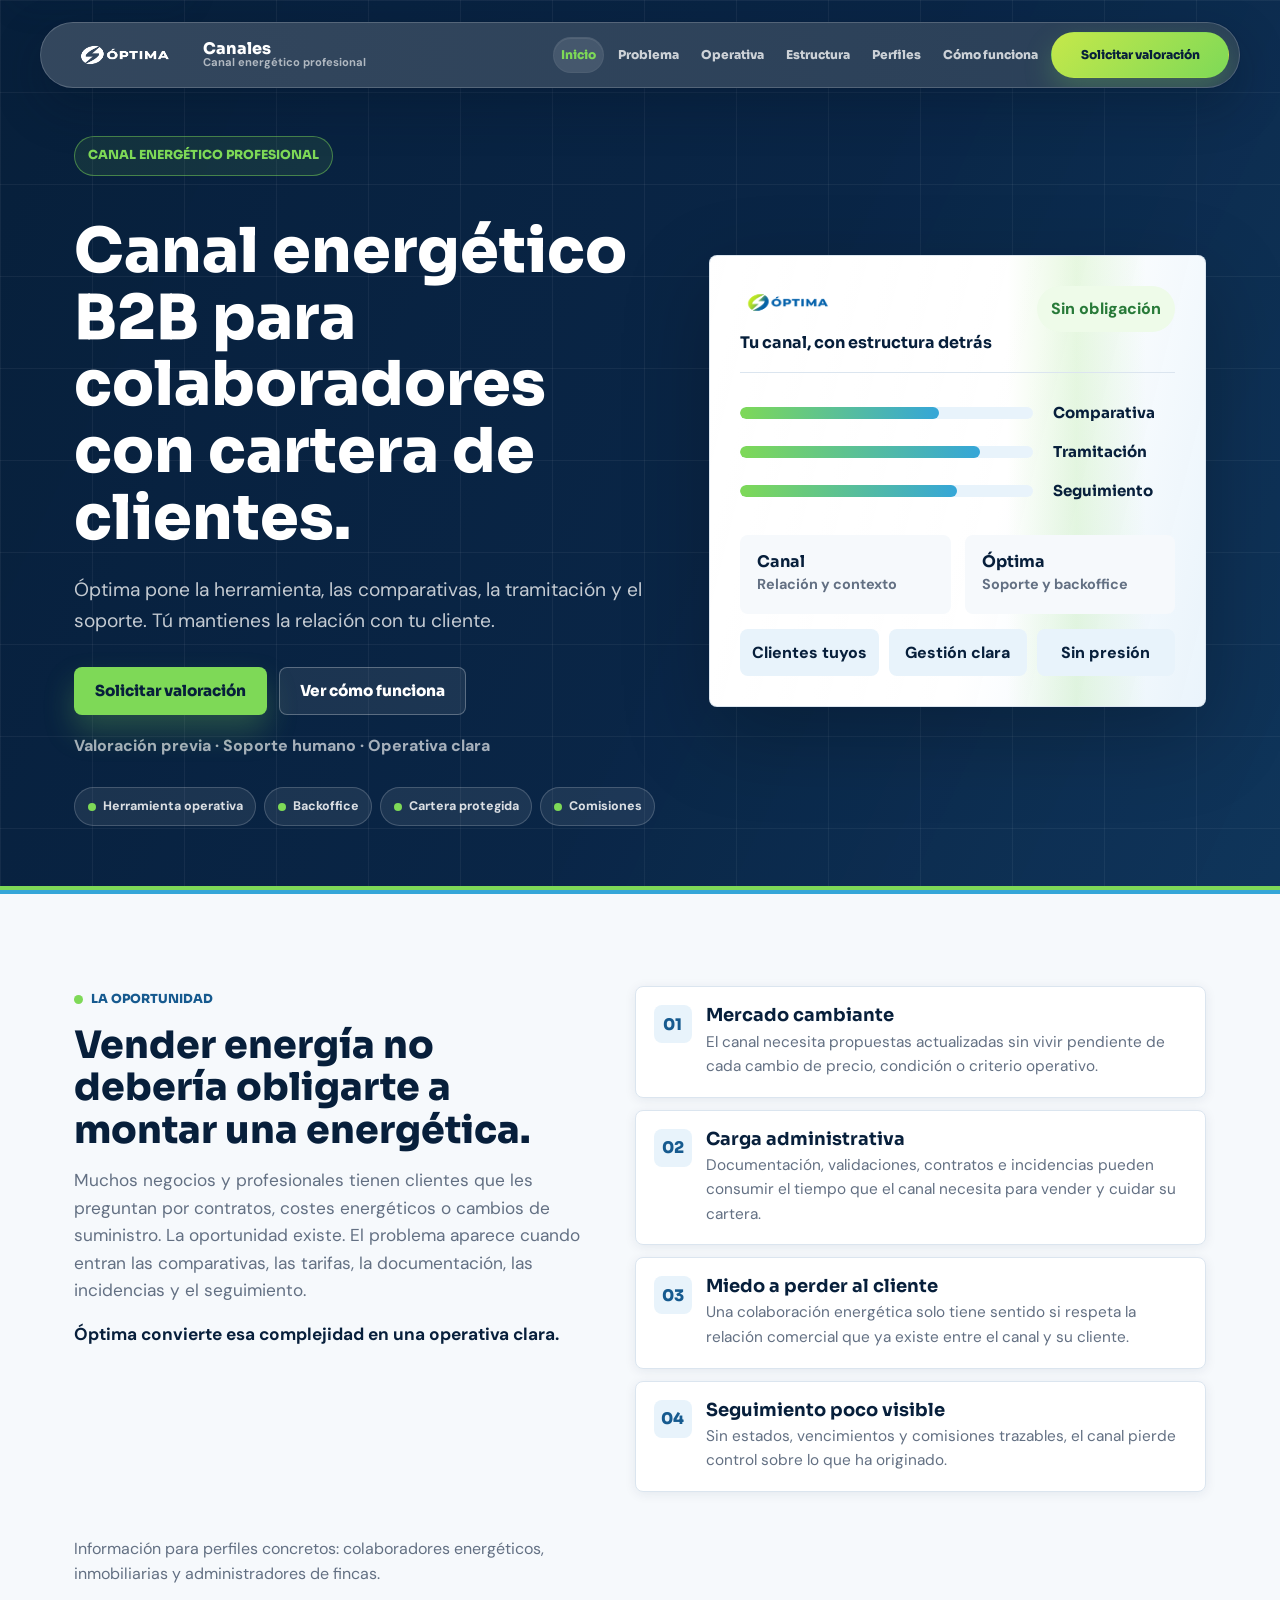
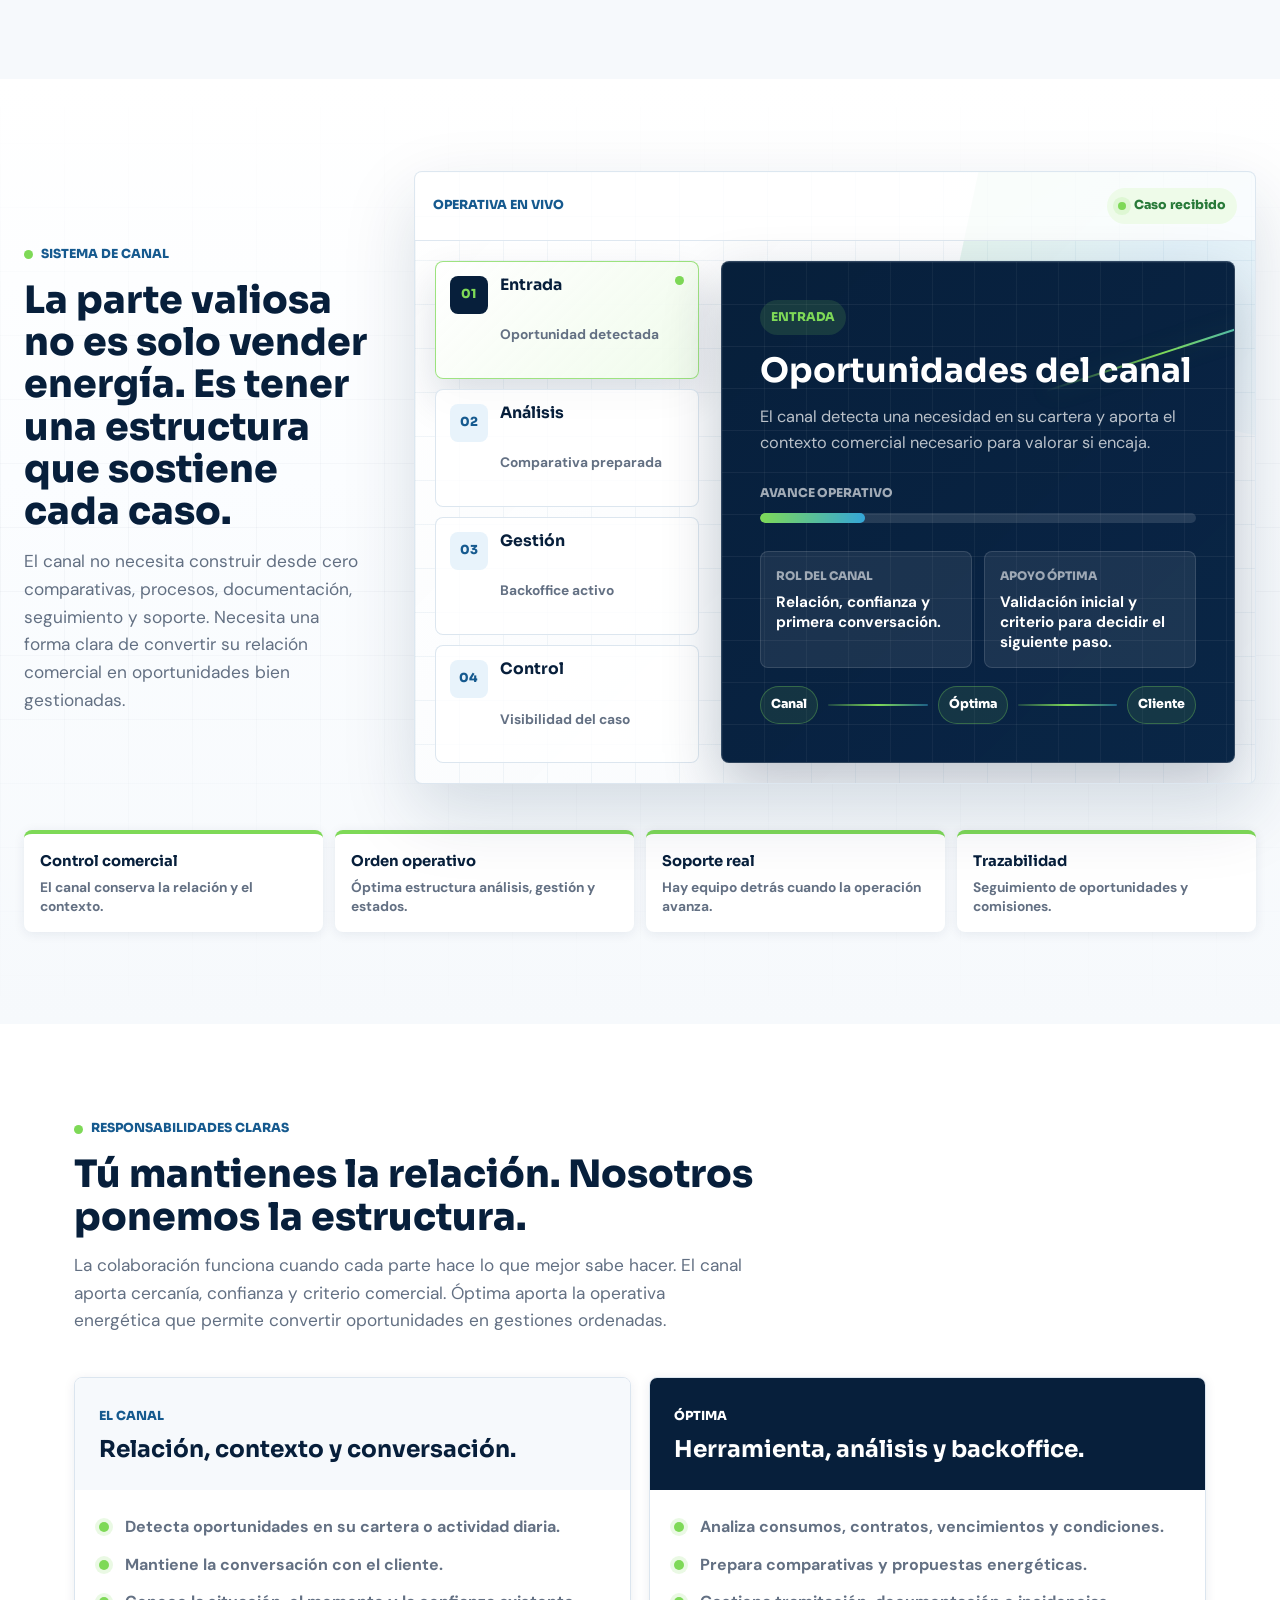
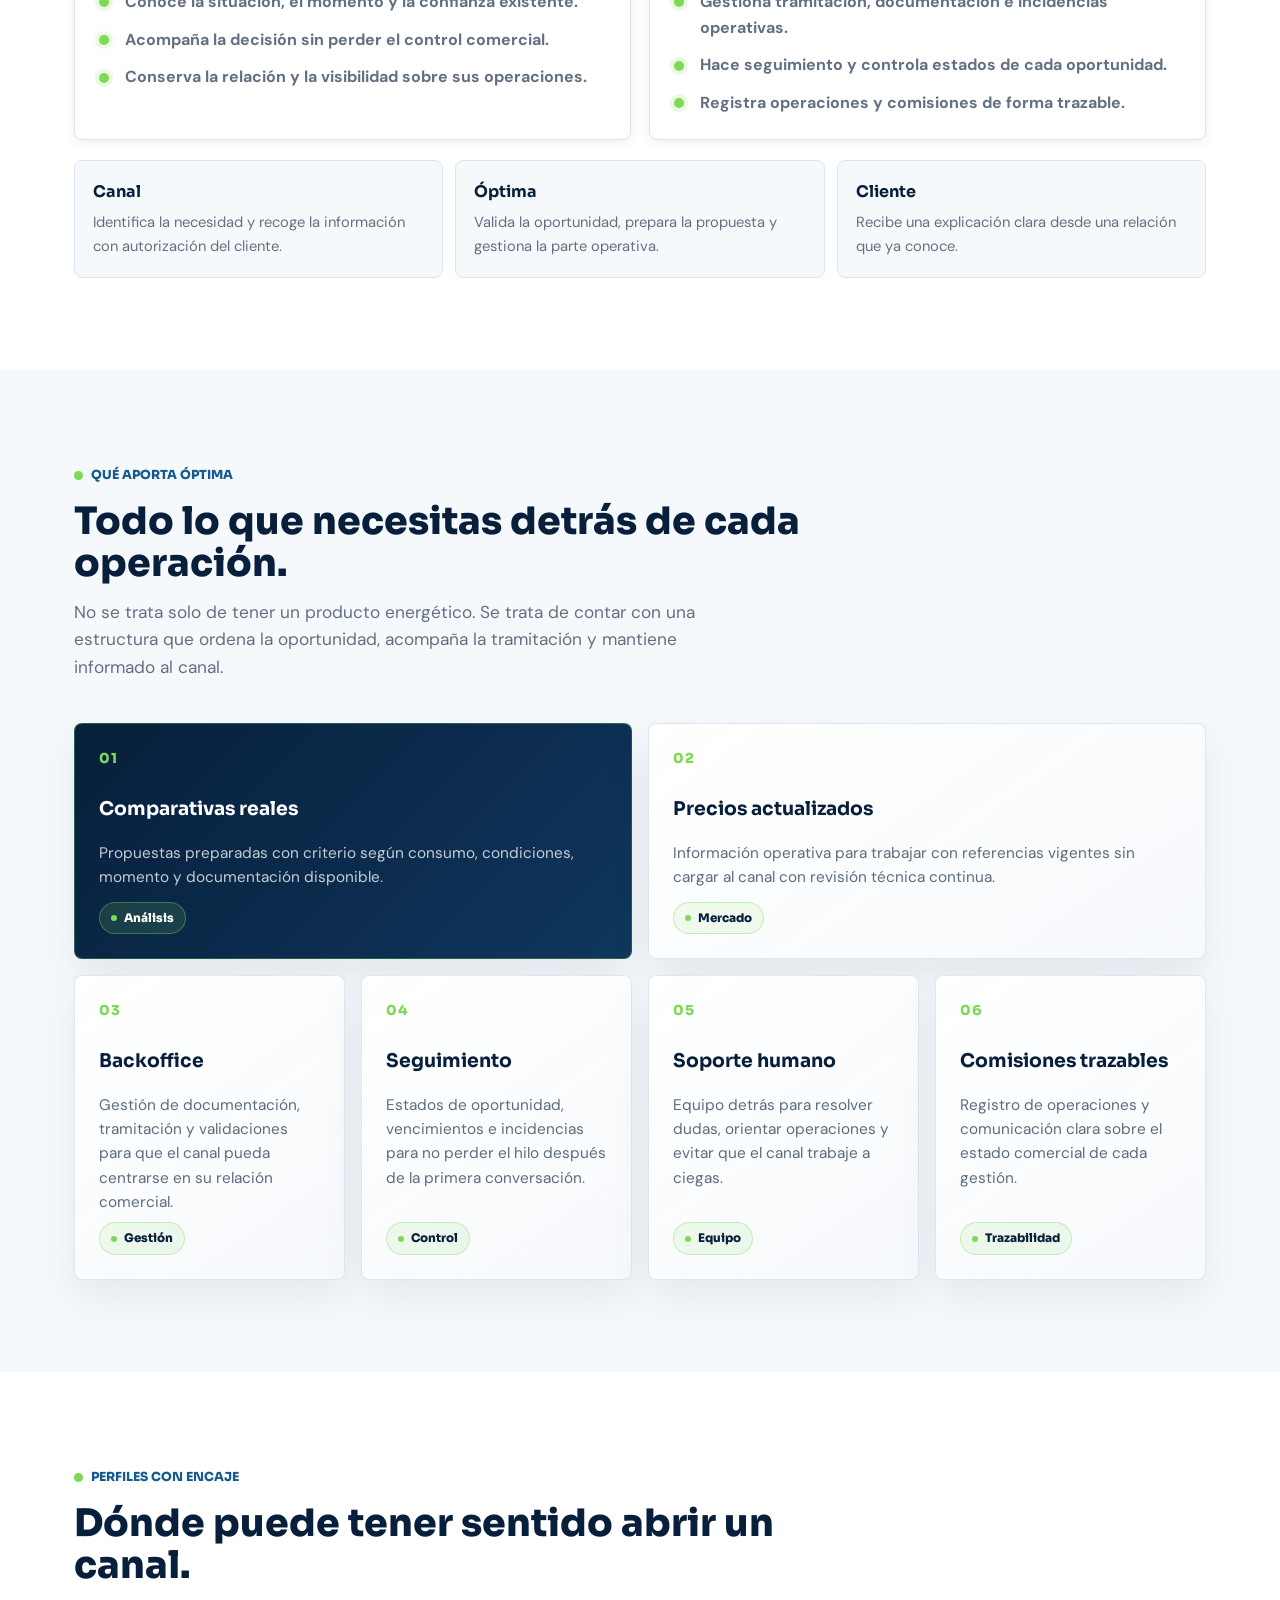
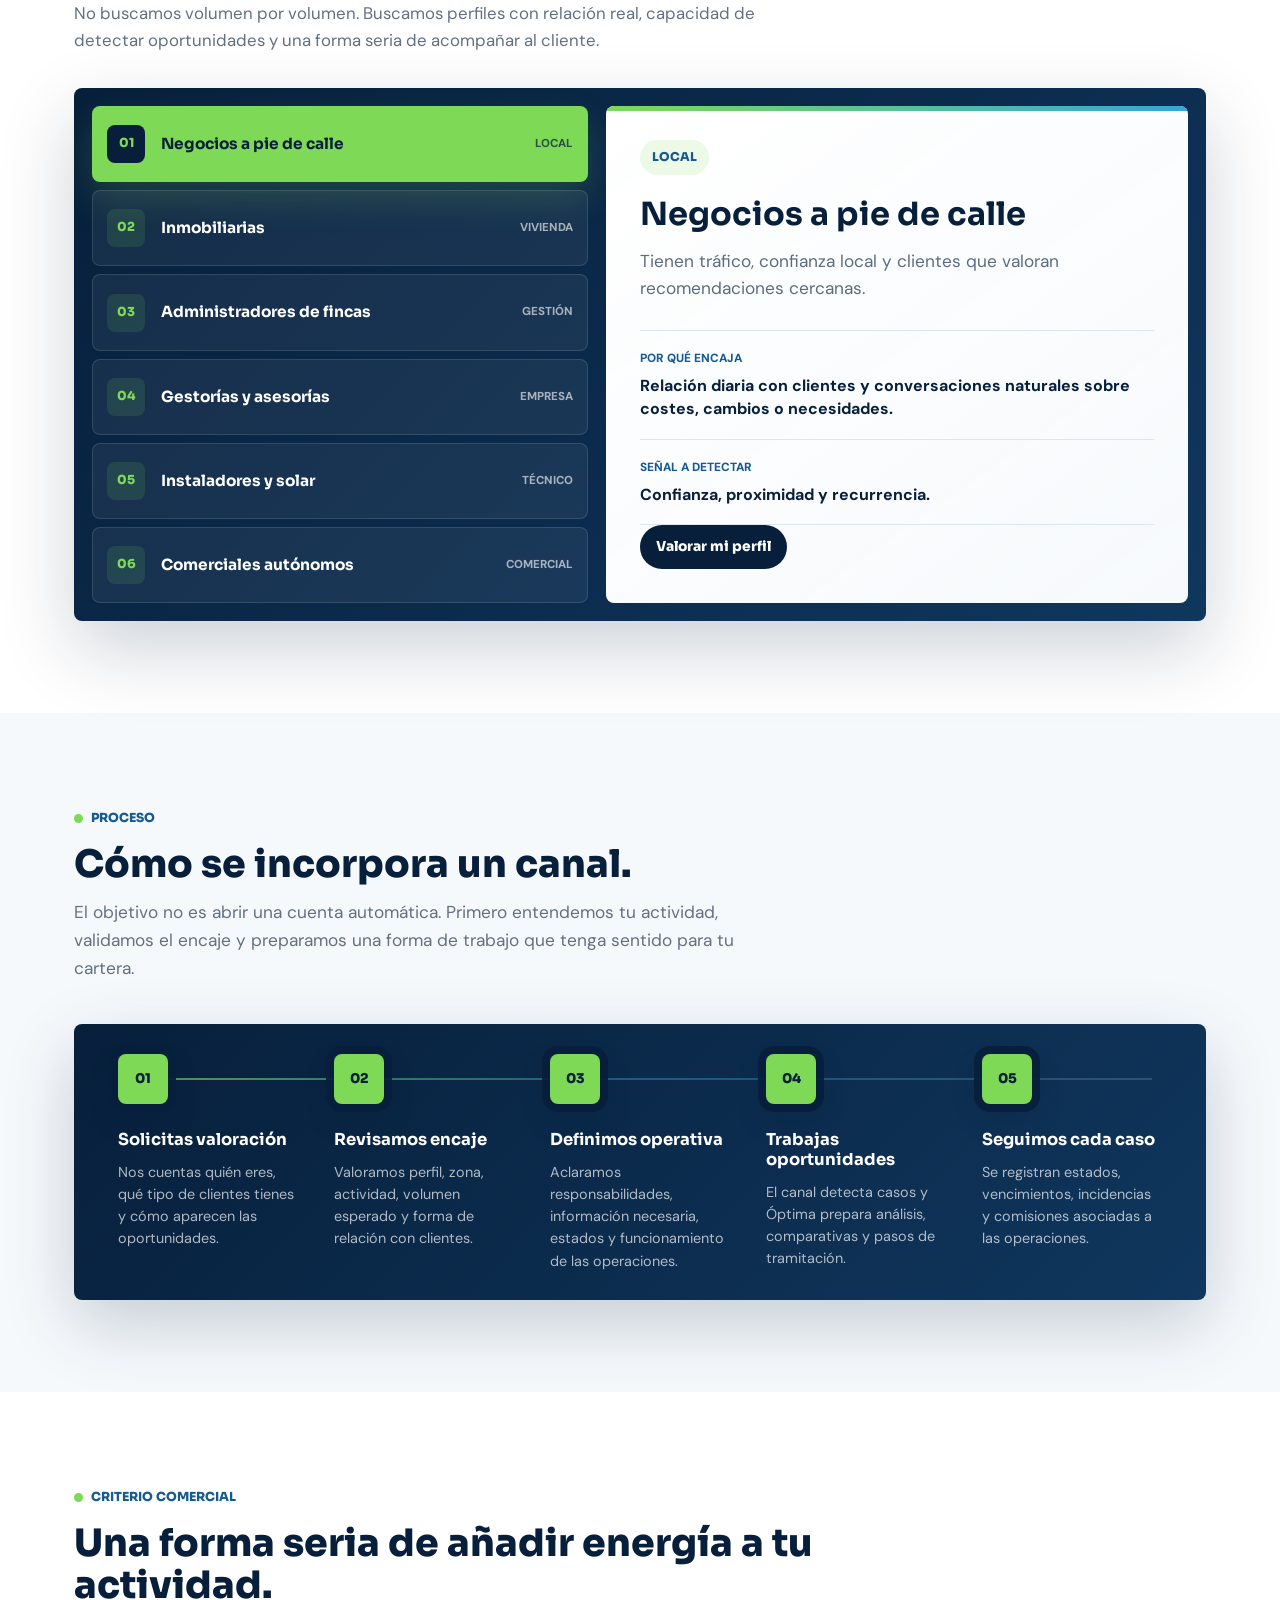
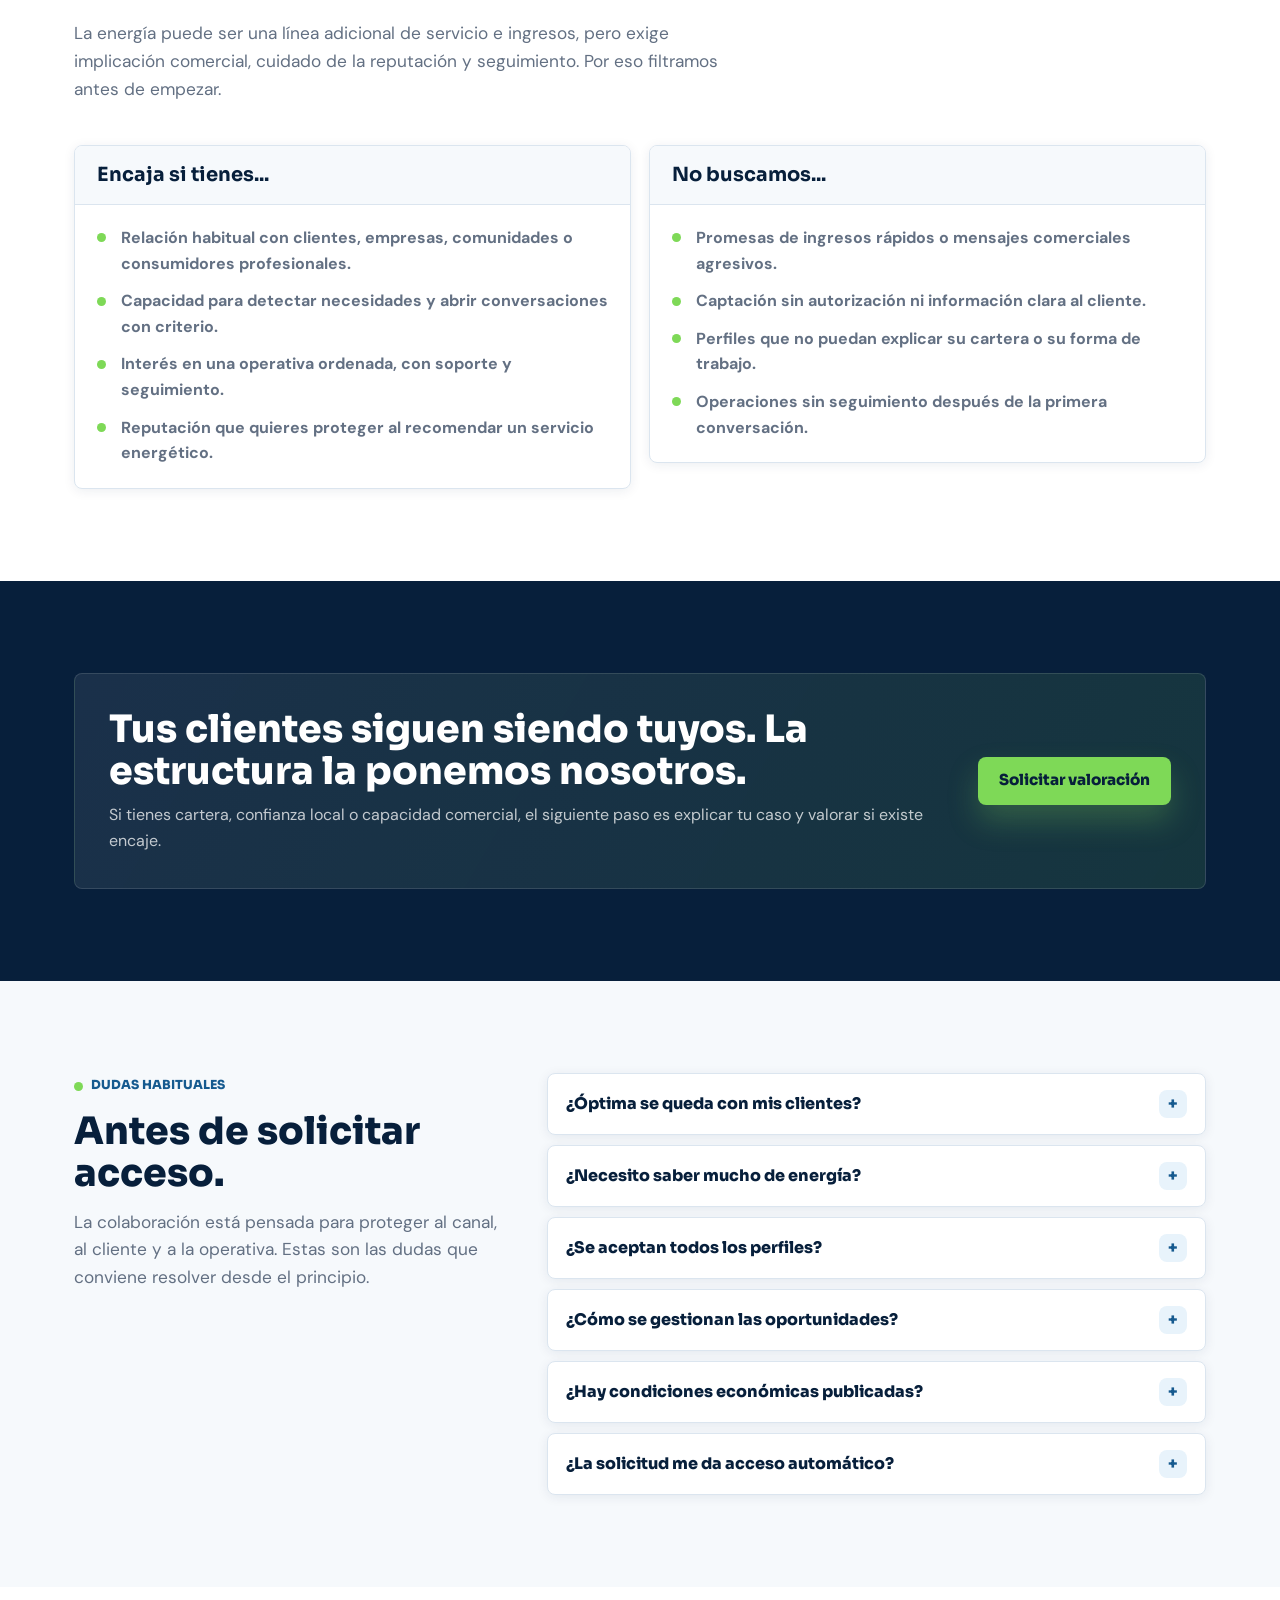
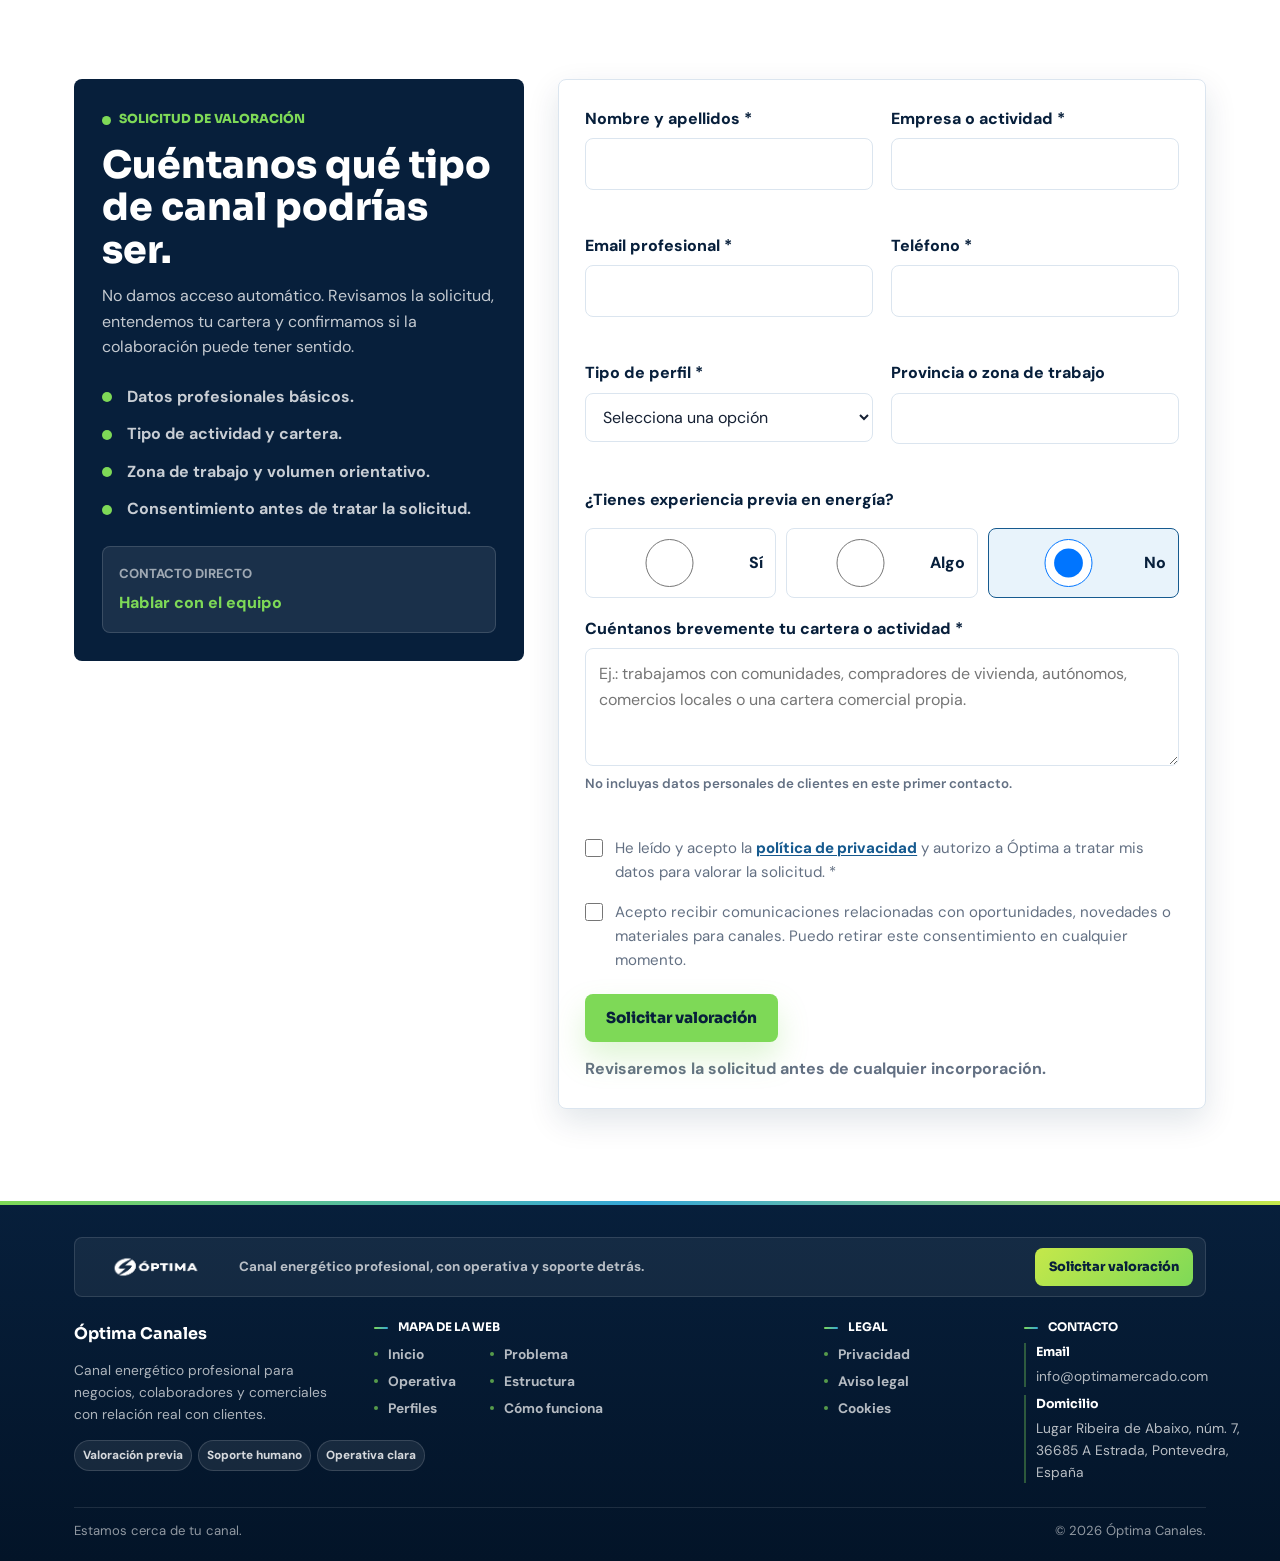
<file: index.html>
<!DOCTYPE html>
<html lang="es">
<head>
  <meta charset="UTF-8" />
  <meta name="viewport" content="width=device-width, initial-scale=1.0" />
  <title>Canal energético B2B para colaboradores | Óptima Canales</title>
  <meta name="description" content="Programa de colaboradores energéticos para negocios y comerciales: comparativas, tramitación, seguimiento y soporte para tu cartera." />
  <meta name="keywords" content="canal energético, colaboradores energéticos, vender energía, canal de ventas energía, colaboración energética, negocios con cartera de clientes, backoffice energético, comisiones energía, plataforma para comerciales de energía, comparativas energéticas, servicios energéticos para inmobiliarias, servicios energéticos para administradores de fincas" />
  <meta name="robots" content="index, follow" />
  <link rel="canonical" href="https://optimacanales.com/" />
  <meta property="og:type" content="website" />
  <meta property="og:title" content="Canal energético B2B para hacer crecer tu cartera" />
  <meta property="og:description" content="Óptima pone la herramienta, las comparativas, la tramitación y el soporte. Tú mantienes la relación con tu cliente." />
  <meta property="og:url" content="https://optimacanales.com/" />
  <meta property="og:image" content="https://optimacanales.com/public/optima-logo-color.png" />
  <meta property="og:locale" content="es_ES" />
  <meta name="twitter:card" content="summary_large_image" />
  <meta name="twitter:title" content="Canal energético B2B para hacer crecer tu cartera" />
  <meta name="twitter:description" content="Óptima pone la herramienta, las comparativas, la tramitación y el soporte. Tú mantienes la relación con tu cliente." />
  <meta name="twitter:image" content="https://optimacanales.com/public/optima-logo-color.png" />
  <link rel="icon" type="image/png" href="public/favicon.png" />
  <link rel="preconnect" href="https://fonts.googleapis.com" />
  <link rel="preconnect" href="https://fonts.gstatic.com" crossorigin />
  <link href="https://fonts.googleapis.com/css2?family=Sora:wght@400;500;600;700;800&family=DM+Sans:wght@400;500;600;700&display=swap" rel="stylesheet" />
  <script src="site-config.js"></script>
  <script type="application/ld+json" id="structured-data">{"@context":"https://schema.org","@graph":[{"@type":"Organization","@id":"https://optimacanales.com/#organization","name":"Óptima Canales","legalName":"ÓPTIMA MERCADO ENERGÉTICO SL","url":"https://optimacanales.com/","logo":"https://optimacanales.com/public/optima-logo-color.png","email":"info@optimamercado.com"},{"@type":"WebSite","@id":"https://optimacanales.com/#website","url":"https://optimacanales.com/","name":"Óptima Canales","inLanguage":"es-ES","publisher":{"@id":"https://optimacanales.com/#organization"}}]}</script>

  <style>
    :root {
      --blue-950: #071f3b;
      --blue-900: #0a2647;
      --blue-800: #10385f;
      --blue-700: #165a8f;
      --blue-100: #e8f3fb;
      --green-500: #7ed957;
      --green-600: #5bbf36;
      --lime-400: #c5e84a;
      --ink: #152033;
      --muted: #637083;
      --line: #dbe5ef;
      --surface: #f6f9fc;
      --surface-strong: #edf5f9;
      --white: #ffffff;
      --warning: #995c00;
      --warning-bg: #fff4db;
      --danger: #b42318;
      --danger-bg: #fff0ed;
      --success: #287a39;
      --success-bg: #eefbe9;
      --radius: 8px;
      --shadow-sm: 0 2px 12px rgba(10, 38, 71, 0.08);
      --shadow-md: 0 12px 32px rgba(10, 38, 71, 0.12);
      --shadow-lg: 0 24px 64px rgba(10, 38, 71, 0.18);
      --transition: 180ms ease;
    }

    * {
      box-sizing: border-box;
      margin: 0;
      padding: 0;
    }

    html {
      scroll-behavior: smooth;
      scroll-padding-top: 92px;
    }

    body {
      min-width: 320px;
      color: var(--ink);
      background: var(--white);
      font-family: "DM Sans", Arial, sans-serif;
      line-height: 1.6;
      overflow-x: hidden;
      -webkit-font-smoothing: antialiased;
      text-rendering: optimizeLegibility;
    }

    body.menu-open {
      overflow: hidden;
    }

    h1,
    h2,
    h3,
    h4 {
      color: var(--blue-950);
      font-family: "Sora", Arial, sans-serif;
      line-height: 1.12;
      letter-spacing: 0;
    }

    h1 {
      font-size: 3.72rem;
      font-weight: 800;
    }

    h2 {
      font-size: 2.36rem;
      font-weight: 800;
    }

    h3 {
      font-size: 1.12rem;
      font-weight: 700;
    }

    p {
      color: var(--muted);
    }

    a {
      color: inherit;
      text-decoration: none;
    }

    img {
      display: block;
      max-width: 100%;
    }

    button,
    input,
    select,
    textarea {
      font: inherit;
    }

    button,
    a,
    label {
      -webkit-tap-highlight-color: transparent;
    }

    :focus-visible {
      outline: 3px solid rgba(126, 217, 87, 0.88);
      outline-offset: 3px;
    }

    .skip-link {
      position: fixed;
      top: 12px;
      left: 12px;
      z-index: 2000;
      transform: translateY(-140%);
      border-radius: var(--radius);
      background: var(--white);
      color: var(--blue-950);
      font-weight: 700;
      padding: 10px 14px;
      box-shadow: var(--shadow-md);
      transition: transform var(--transition);
    }

    .skip-link:focus {
      transform: translateY(0);
    }

    .container {
      width: 100%;
      max-width: 1180px;
      margin: 0 auto;
      padding: 0 24px;
    }

    .section {
      padding: 92px 0;
    }

    .section--soft {
      background: var(--surface);
    }

    .section--blue {
      background: var(--blue-950);
    }

    .section__eyebrow {
      display: inline-flex;
      align-items: center;
      gap: 8px;
      margin-bottom: 14px;
      color: var(--blue-700);
      font-family: "Sora", Arial, sans-serif;
      font-size: 0.78rem;
      font-weight: 800;
      text-transform: uppercase;
      letter-spacing: 0;
    }

    .section__eyebrow::before {
      content: "";
      width: 9px;
      height: 9px;
      border-radius: 999px;
      background: var(--green-500);
    }

    .section__header {
      max-width: 760px;
      margin-bottom: 42px;
    }

    .section__header p {
      max-width: 680px;
      margin-top: 14px;
      font-size: 1.08rem;
    }

    .reveal-on-scroll {
      opacity: 0;
      transform: translateY(24px);
      transition:
        opacity 700ms ease,
        transform 700ms cubic-bezier(0.19, 1, 0.22, 1);
      transition-delay: var(--reveal-delay, 0ms);
    }

    .reveal-on-scroll.is-visible {
      opacity: 1;
      transform: translateY(0);
    }

    .hero .reveal-on-scroll {
      opacity: 1;
      transform: none;
    }

    .btn {
      position: relative;
      display: inline-flex;
      align-items: center;
      justify-content: center;
      min-height: 48px;
      border: 1px solid transparent;
      border-radius: var(--radius);
      padding: 13px 20px;
      font-family: "Sora", Arial, sans-serif;
      font-size: 0.95rem;
      font-weight: 800;
      line-height: 1.1;
      cursor: pointer;
      transition: transform var(--transition), box-shadow var(--transition), background var(--transition), color var(--transition), border-color var(--transition);
    }

    .btn:hover {
      transform: translateY(-2px);
    }

    .btn--primary {
      background: var(--green-500);
      color: var(--blue-950);
      box-shadow: 0 16px 30px rgba(126, 217, 87, 0.25);
    }

    .btn--primary:hover {
      background: var(--lime-400);
      box-shadow: 0 20px 36px rgba(126, 217, 87, 0.34);
    }

    .btn--secondary {
      border-color: rgba(10, 38, 71, 0.14);
      background: var(--white);
      color: var(--blue-950);
    }

    .btn--secondary:hover {
      border-color: rgba(10, 38, 71, 0.26);
      box-shadow: var(--shadow-sm);
    }

    .btn--light {
      border-color: rgba(255, 255, 255, 0.22);
      background: rgba(255, 255, 255, 0.08);
      color: var(--white);
    }

    .btn--light:hover {
      border-color: rgba(126, 217, 87, 0.68);
      color: var(--green-500);
    }

    .navbar {
      position: sticky;
      top: 0;
      z-index: 1000;
      background: rgba(255, 255, 255, 0.93);
      border-bottom: 1px solid rgba(219, 229, 239, 0.82);
      backdrop-filter: blur(18px);
    }

    .navbar__inner {
      display: flex;
      align-items: center;
      justify-content: space-between;
      gap: 22px;
      min-height: 78px;
    }

    .brand {
      display: inline-flex;
      align-items: center;
      gap: 12px;
      min-width: 0;
    }

    .brand img {
      width: 154px;
      height: auto;
      max-height: 42px;
      object-fit: contain;
    }

    .brand__line {
      display: flex;
      flex-direction: column;
      gap: 2px;
      min-width: 0;
      padding-left: 12px;
      border-left: 1px solid var(--line);
    }

    .brand__name {
      color: var(--blue-950);
      font-family: "Sora", Arial, sans-serif;
      font-size: 0.92rem;
      font-weight: 800;
      white-space: nowrap;
    }

    .brand__tagline {
      color: var(--muted);
      font-size: 0.78rem;
      font-weight: 700;
      white-space: nowrap;
    }

    .nav-links {
      display: flex;
      align-items: center;
      justify-content: center;
      gap: 4px;
      list-style: none;
    }

    .nav-links a {
      display: inline-flex;
      align-items: center;
      min-height: 42px;
      border-radius: var(--radius);
      padding: 8px 12px;
      color: var(--muted);
      font-weight: 800;
      font-size: 0.9rem;
      transition: color var(--transition), background var(--transition);
    }

    .nav-links a:hover {
      background: var(--surface);
      color: var(--blue-950);
    }

    .navbar__actions {
      display: inline-flex;
      align-items: center;
      gap: 10px;
    }

    .nav-cta {
      display: inline-flex;
      align-items: center;
      justify-content: center;
      min-height: 42px;
      border-radius: var(--radius);
      background: var(--blue-950);
      color: var(--white);
      font-family: "Sora", Arial, sans-serif;
      font-size: 0.86rem;
      font-weight: 800;
      padding: 10px 14px;
      transition: background var(--transition), color var(--transition), transform var(--transition);
    }

    .nav-cta:hover {
      background: var(--green-500);
      color: var(--blue-950);
      transform: translateY(-1px);
    }

    .menu-toggle {
      display: none;
      width: 44px;
      height: 44px;
      border: 1px solid var(--line);
      border-radius: var(--radius);
      background: var(--white);
      color: var(--blue-950);
      cursor: pointer;
    }

    .menu-toggle span,
    .menu-toggle::before,
    .menu-toggle::after {
      content: "";
      display: block;
      width: 20px;
      height: 2px;
      margin: 5px auto;
      border-radius: 999px;
      background: currentColor;
      transition: transform var(--transition), opacity var(--transition);
    }

    .menu-toggle.is-open span {
      opacity: 0;
    }

    .menu-toggle.is-open::before {
      transform: translateY(7px) rotate(45deg);
    }

    .menu-toggle.is-open::after {
      transform: translateY(-7px) rotate(-45deg);
    }

    .hero {
      position: relative;
      min-height: calc(100vh - 78px);
      overflow: hidden;
      background:
        linear-gradient(105deg, rgba(7, 31, 59, 0.99) 0%, rgba(7, 31, 59, 0.96) 44%, rgba(16, 56, 95, 0.88) 100%),
        var(--blue-950);
      color: var(--white);
      padding: 112px 0 42px;
    }

    .hero::after {
      content: "";
      position: absolute;
      inset: auto -12% -24% auto;
      width: 58%;
      height: 62%;
      background: radial-gradient(circle at 50% 50%, rgba(126, 217, 87, 0.18), rgba(126, 217, 87, 0) 68%);
      pointer-events: none;
    }

    .hero::before {
      content: "";
      position: absolute;
      inset: 0;
      background:
        linear-gradient(rgba(255, 255, 255, 0.05) 1px, transparent 1px),
        linear-gradient(90deg, rgba(255, 255, 255, 0.05) 1px, transparent 1px);
      background-size: 72px 72px;
      mask-image: linear-gradient(105deg, rgba(0, 0, 0, 0.9), transparent 82%);
      pointer-events: none;
    }

    .hero__grid {
      position: relative;
      z-index: 1;
      display: grid;
      grid-template-columns: minmax(0, 1.02fr) minmax(360px, 0.88fr);
      align-items: center;
      gap: 54px;
      min-width: 0;
    }

    .hero__content,
    .hero__visual,
    .ops-mockup,
      .ops-window {
      min-width: 0;
    }

    .hero__content {
      position: relative;
      z-index: 4;
      max-width: 640px;
    }

    .channel-scene {
      position: absolute;
      inset: 0;
      z-index: 1;
      pointer-events: none;
    }

    .scene-glow {
      position: absolute;
      inset: 12% 3% 10% auto;
      width: min(62vw, 860px);
      border-radius: 999px;
      background:
        radial-gradient(circle at 50% 50%, rgba(126, 217, 87, 0.18), transparent 42%),
        radial-gradient(circle at 64% 35%, rgba(44, 116, 179, 0.3), transparent 48%);
      filter: blur(12px);
    }

    .scene-ring {
      position: absolute;
      right: 7%;
      top: 50%;
      border: 1px solid rgba(255, 255, 255, 0.14);
      border-radius: 999px;
      transform: translateY(-50%);
    }

    .scene-ring--one {
      width: min(58vw, 720px);
      height: min(58vw, 720px);
      animation: systemRotate 36s linear infinite;
    }

    .scene-ring--two {
      right: 14%;
      width: min(42vw, 520px);
      height: min(42vw, 520px);
      border-style: dashed;
      animation: systemRotate 28s linear infinite reverse;
    }

    .scene-core {
      position: absolute;
      right: 16%;
      top: 47%;
      width: 220px;
      border: 1px solid rgba(126, 217, 87, 0.36);
      border-radius: var(--radius);
      background: rgba(255, 255, 255, 0.96);
      box-shadow: 0 30px 90px rgba(0, 0, 0, 0.34);
      padding: 20px;
      color: var(--ink);
    }

    .scene-core span {
      display: inline-flex;
      margin-bottom: 9px;
      border-radius: var(--radius);
      background: var(--success-bg);
      color: var(--success);
      font-size: 0.72rem;
      font-weight: 800;
      padding: 5px 7px;
      text-transform: uppercase;
    }

    .scene-core strong {
      display: block;
      color: var(--blue-950);
      font-family: "Sora", Arial, sans-serif;
      font-size: 1.24rem;
      line-height: 1.14;
      margin-bottom: 8px;
    }

    .scene-core em {
      display: block;
      color: var(--muted);
      font-style: normal;
      font-weight: 800;
    }

    .scene-node {
      position: absolute;
      width: 190px;
      border: 1px solid rgba(255, 255, 255, 0.18);
      border-radius: var(--radius);
      background: rgba(255, 255, 255, 0.1);
      box-shadow: 0 18px 42px rgba(0, 0, 0, 0.18);
      backdrop-filter: blur(14px);
      padding: 14px;
      color: var(--white);
    }

    .scene-node::before {
      content: "";
      display: block;
      width: 10px;
      height: 10px;
      border-radius: 999px;
      background: var(--green-500);
      box-shadow: 0 0 0 7px rgba(126, 217, 87, 0.14);
      margin-bottom: 12px;
    }

    .scene-node strong {
      display: block;
      color: var(--white);
      font-family: "Sora", Arial, sans-serif;
      line-height: 1.18;
      margin-bottom: 6px;
    }

    .scene-node span {
      display: block;
      color: rgba(255, 255, 255, 0.68);
      font-size: 0.84rem;
      font-weight: 700;
    }

    .scene-node--one {
      top: 20%;
      right: 20%;
    }

    .scene-node--two {
      top: 26%;
      right: 5%;
    }

    .scene-node--three {
      right: 5%;
      bottom: 19%;
    }

    .scene-node--four {
      right: 31%;
      bottom: 28%;
    }

    .scene-route {
      position: absolute;
      height: 2px;
      overflow: hidden;
      border-radius: 999px;
      background: rgba(255, 255, 255, 0.1);
      transform-origin: left center;
    }

    .scene-route::after {
      content: "";
      position: absolute;
      inset: 0;
      width: 36%;
      border-radius: inherit;
      background: linear-gradient(90deg, transparent, var(--green-500), transparent);
      animation: signalSweep 2800ms ease-in-out infinite;
    }

    .scene-route--one {
      top: 34%;
      right: 22%;
      width: 280px;
      transform: rotate(16deg);
    }

    .scene-route--two {
      top: 45%;
      right: 8%;
      width: 300px;
      transform: rotate(-12deg);
    }

    .scene-route--three {
      right: 20%;
      bottom: 35%;
      width: 260px;
      transform: rotate(-18deg);
    }

    .scene-tagline {
      display: none;
    }

    .hero__eyebrow {
      display: inline-flex;
      align-items: center;
      gap: 8px;
      margin-bottom: 18px;
      border: 1px solid rgba(126, 217, 87, 0.34);
      border-radius: var(--radius);
      background: rgba(126, 217, 87, 0.1);
      color: var(--green-500);
      font-family: "Sora", Arial, sans-serif;
      font-size: 0.78rem;
      font-weight: 800;
      text-transform: uppercase;
      letter-spacing: 0;
      padding: 8px 10px;
    }

    .hero h1 {
      max-width: 760px;
      color: var(--white);
      margin-bottom: 22px;
      overflow-wrap: break-word;
    }

    .hero__lead {
      max-width: 650px;
      color: rgba(255, 255, 255, 0.78);
      font-size: 1.22rem;
    }

    .hero__actions {
      display: flex;
      flex-wrap: wrap;
      gap: 12px;
      margin: 32px 0 18px;
    }

    .hero__microcopy {
      display: flex;
      flex-wrap: wrap;
      gap: 8px;
      list-style: none;
    }

    .hero__microcopy li {
      border: 1px solid rgba(255, 255, 255, 0.16);
      border-radius: var(--radius);
      color: rgba(255, 255, 255, 0.78);
      font-size: 0.92rem;
      font-weight: 700;
      padding: 7px 10px;
    }

    .hero__note {
      display: inline-flex;
      align-items: center;
      gap: 10px;
      max-width: 580px;
      margin-top: 26px;
      border-left: 4px solid var(--green-500);
      color: rgba(255, 255, 255, 0.72);
      font-weight: 700;
      padding: 4px 0 4px 14px;
    }

    .signal-flow {
      display: grid;
      grid-template-columns: auto 1fr auto 1fr auto;
      align-items: center;
      gap: 10px;
      max-width: 590px;
      margin-top: 24px;
      color: rgba(255, 255, 255, 0.76);
      font-weight: 800;
    }

    .signal-flow span {
      display: inline-flex;
      align-items: center;
      min-height: 34px;
      border: 1px solid rgba(255, 255, 255, 0.16);
      border-radius: var(--radius);
      background: rgba(255, 255, 255, 0.07);
      padding: 7px 10px;
      white-space: nowrap;
    }

    .signal-flow i {
      position: relative;
      display: block;
      height: 2px;
      overflow: hidden;
      border-radius: 999px;
      background: rgba(255, 255, 255, 0.14);
    }

    .signal-flow i::after {
      content: "";
      position: absolute;
      inset: 0;
      width: 42%;
      border-radius: inherit;
      background: linear-gradient(90deg, transparent, var(--green-500), transparent);
      animation: signalSweep 2600ms ease-in-out infinite;
    }

    .ops-mockup {
      position: relative;
      width: 100%;
      border: 1px solid rgba(255, 255, 255, 0.16);
      border-radius: var(--radius);
      background: rgba(255, 255, 255, 0.08);
      box-shadow: var(--shadow-lg);
      padding: 14px;
      backdrop-filter: blur(16px);
    }

    .ops-mockup::before {
      content: "";
      position: absolute;
      inset: 14px;
      z-index: 2;
      border-radius: var(--radius);
      background: linear-gradient(180deg, transparent 0%, rgba(126, 217, 87, 0.2) 48%, transparent 100%);
      opacity: 0.35;
      transform: translateY(-105%);
      animation: panelScan 5200ms ease-in-out infinite;
      pointer-events: none;
    }

    .ops-alert {
      position: absolute;
      z-index: 3;
      width: 190px;
      border: 1px solid rgba(255, 255, 255, 0.22);
      border-radius: var(--radius);
      background: rgba(255, 255, 255, 0.94);
      box-shadow: var(--shadow-md);
      padding: 12px;
      color: var(--ink);
    }

    .ops-alert--top {
      top: -24px;
      right: 22px;
    }

    .ops-alert--bottom {
      left: -26px;
      bottom: 54px;
    }

    .ops-alert span {
      display: block;
      color: var(--blue-700);
      font-size: 0.7rem;
      font-weight: 800;
      text-transform: uppercase;
      letter-spacing: 0;
      margin-bottom: 4px;
    }

    .ops-alert strong {
      display: block;
      color: var(--blue-950);
      font-size: 0.86rem;
      line-height: 1.22;
    }

    .ops-window {
      overflow: hidden;
      border-radius: var(--radius);
      background: var(--white);
      color: var(--ink);
    }

    .ops-window__top {
      display: flex;
      align-items: center;
      justify-content: space-between;
      gap: 12px;
      border-bottom: 1px solid var(--line);
      background: var(--surface);
      padding: 15px 16px;
    }

    .ops-window__title {
      display: flex;
      flex-direction: column;
      gap: 2px;
      min-width: 0;
    }

    .ops-window__title strong {
      color: var(--blue-950);
      font-family: "Sora", Arial, sans-serif;
      font-size: 0.98rem;
    }

    .ops-window__title span {
      color: var(--muted);
      font-size: 0.8rem;
      font-weight: 700;
    }

    .status-badge {
      display: inline-flex;
      align-items: center;
      gap: 6px;
      border-radius: var(--radius);
      background: var(--success-bg);
      color: var(--success);
      font-size: 0.78rem;
      font-weight: 800;
      padding: 7px 9px;
      white-space: nowrap;
    }

    .status-badge::before {
      content: "";
      width: 7px;
      height: 7px;
      border-radius: 999px;
      background: currentColor;
    }

    .ops-window__body {
      display: grid;
      grid-template-columns: 1fr 0.82fr;
      gap: 0;
    }

    .opportunity-list {
      border-right: 1px solid var(--line);
      padding: 16px;
    }

    .opportunity-card {
      display: grid;
      grid-template-columns: minmax(0, 1fr) auto;
      gap: 12px;
      align-items: start;
      border: 1px solid var(--line);
      border-radius: var(--radius);
      background: var(--white);
      padding: 13px;
    }

    .opportunity-card + .opportunity-card {
      margin-top: 10px;
    }

    .opportunity-card strong {
      display: block;
      color: var(--blue-950);
      font-size: 0.92rem;
      margin-bottom: 4px;
    }

    .opportunity-card span {
      display: block;
      color: var(--muted);
      font-size: 0.78rem;
      font-weight: 700;
    }

    .opportunity-card em {
      border-radius: var(--radius);
      background: var(--blue-100);
      color: var(--blue-700);
      font-style: normal;
      font-size: 0.72rem;
      font-weight: 800;
      padding: 6px 8px;
      white-space: nowrap;
    }

    .ops-side {
      display: flex;
      flex-direction: column;
      gap: 12px;
      background: linear-gradient(180deg, #fbfdff, var(--surface));
      padding: 16px;
    }

    .ops-step {
      border: 1px solid var(--line);
      border-radius: var(--radius);
      background: var(--white);
      padding: 12px;
    }

    .ops-step span {
      display: block;
      color: var(--muted);
      font-size: 0.74rem;
      font-weight: 800;
      text-transform: uppercase;
      letter-spacing: 0;
      margin-bottom: 5px;
    }

    .ops-step strong {
      display: block;
      color: var(--blue-950);
      font-size: 0.9rem;
      line-height: 1.25;
    }

    .ops-progress {
      height: 8px;
      overflow: hidden;
      border-radius: 999px;
      background: var(--blue-100);
      margin-top: 10px;
    }

    .ops-progress i {
      display: block;
      width: var(--progress);
      height: 100%;
      border-radius: inherit;
      background: var(--green-500);
      box-shadow: 0 0 18px rgba(126, 217, 87, 0.46);
    }

    .hero-proof {
      display: grid;
      grid-template-columns: repeat(3, 1fr);
      gap: 10px;
      margin-top: 12px;
    }

    .hero-proof span {
      display: block;
      border: 1px solid rgba(255, 255, 255, 0.14);
      border-radius: var(--radius);
      background: rgba(255, 255, 255, 0.08);
      color: rgba(255, 255, 255, 0.72);
      font-size: 0.78rem;
      font-weight: 800;
      padding: 10px;
      text-align: center;
    }

    .hero-pipeline {
      position: relative;
      z-index: 4;
      margin-top: 42px;
    }

    .pipeline-track {
      position: relative;
      display: grid;
      grid-template-columns: repeat(4, 1fr);
      gap: 12px;
      border: 1px solid rgba(255, 255, 255, 0.14);
      border-radius: var(--radius);
      background: rgba(255, 255, 255, 0.08);
      padding: 12px;
      overflow: hidden;
    }

    .pipeline-track::before {
      content: "";
      position: absolute;
      top: 12px;
      bottom: 12px;
      left: 12px;
      width: 3px;
      border-radius: 999px;
      background: var(--green-500);
    }

    .pipeline-stage {
      position: relative;
      min-height: 118px;
      border: 1px solid rgba(255, 255, 255, 0.12);
      border-radius: var(--radius);
      background: rgba(255, 255, 255, 0.07);
      padding: 16px 16px 16px 18px;
    }

    .pipeline-stage span {
      display: inline-flex;
      color: var(--green-500);
      font-family: "Sora", Arial, sans-serif;
      font-size: 0.74rem;
      font-weight: 800;
      margin-bottom: 8px;
    }

    .pipeline-stage strong {
      display: block;
      color: var(--white);
      font-family: "Sora", Arial, sans-serif;
      margin-bottom: 5px;
    }

    .pipeline-stage p {
      color: rgba(255, 255, 255, 0.66);
      font-size: 0.9rem;
    }

    .operating-section {
      position: relative;
      overflow: hidden;
      background:
        linear-gradient(180deg, var(--white), #fbfdff 42%, var(--surface));
    }

    .operating-section::before {
      content: "";
      position: absolute;
      inset: 0;
      background:
        linear-gradient(rgba(10, 38, 71, 0.045) 1px, transparent 1px),
        linear-gradient(90deg, rgba(10, 38, 71, 0.045) 1px, transparent 1px);
      background-size: 64px 64px;
      mask-image: linear-gradient(180deg, transparent, rgba(0, 0, 0, 0.75), transparent);
      pointer-events: none;
    }

    .operating-layout {
      position: relative;
      display: grid;
      grid-template-columns: minmax(0, 0.78fr) minmax(0, 1.22fr);
      gap: 40px;
      align-items: center;
    }

    .operating-copy p {
      margin-top: 16px;
      font-size: 1.08rem;
    }

    .operating-proof {
      display: grid;
      grid-template-columns: repeat(2, 1fr);
      gap: 12px;
      margin-top: 28px;
    }

    .operating-proof div {
      border-left: 4px solid var(--green-500);
      border-radius: 0 var(--radius) var(--radius) 0;
      background: var(--white);
      box-shadow: var(--shadow-sm);
      padding: 15px 16px;
    }

    .operating-proof strong {
      display: block;
      color: var(--blue-950);
      font-family: "Sora", Arial, sans-serif;
      font-size: 0.92rem;
      margin-bottom: 3px;
    }

    .operating-proof span {
      color: var(--muted);
      font-size: 0.88rem;
      font-weight: 700;
    }

    .system-map {
      position: relative;
      min-height: 520px;
      border: 1px solid var(--line);
      border-radius: var(--radius);
      background:
        linear-gradient(150deg, rgba(255, 255, 255, 0.98), rgba(232, 243, 251, 0.9)),
        var(--white);
      box-shadow: var(--shadow-lg);
      overflow: hidden;
      padding: 22px;
    }

    .system-map::before {
      content: "";
      position: absolute;
      inset: 28px;
      border: 1px solid rgba(22, 90, 143, 0.16);
      border-radius: var(--radius);
      background:
        linear-gradient(rgba(22, 90, 143, 0.08) 1px, transparent 1px),
        linear-gradient(90deg, rgba(22, 90, 143, 0.08) 1px, transparent 1px);
      background-size: 38px 38px;
    }

    .system-map::after {
      content: "";
      position: absolute;
      top: 50%;
      left: 50%;
      width: 62%;
      height: 62%;
      border: 1px dashed rgba(22, 90, 143, 0.26);
      border-radius: 999px;
      transform: translate(-50%, -50%);
      animation: systemRotate 24s linear infinite;
    }

    .system-core {
      position: absolute;
      z-index: 2;
      top: 50%;
      left: 50%;
      width: 192px;
      min-height: 142px;
      transform: translate(-50%, -50%);
      border: 1px solid rgba(126, 217, 87, 0.42);
      border-radius: var(--radius);
      background: var(--blue-950);
      color: var(--white);
      box-shadow: 0 28px 60px rgba(7, 31, 59, 0.28);
      padding: 20px;
    }

    .system-core span {
      display: block;
      color: var(--green-500);
      font-size: 0.74rem;
      font-weight: 800;
      text-transform: uppercase;
      margin-bottom: 8px;
    }

    .system-core strong {
      display: block;
      color: var(--white);
      font-family: "Sora", Arial, sans-serif;
      font-size: 1.22rem;
      line-height: 1.16;
      margin-bottom: 8px;
    }

    .system-core p {
      color: rgba(255, 255, 255, 0.68);
      font-size: 0.88rem;
    }

    .system-module {
      position: absolute;
      z-index: 2;
      width: 176px;
      border: 1px solid var(--line);
      border-radius: var(--radius);
      background: rgba(255, 255, 255, 0.95);
      box-shadow: var(--shadow-sm);
      padding: 14px;
    }

    .system-module::before {
      content: "";
      position: absolute;
      top: 17px;
      left: -18px;
      width: 18px;
      height: 2px;
      background: rgba(22, 90, 143, 0.24);
    }

    .system-module--a {
      top: 46px;
      left: 46px;
    }

    .system-module--b {
      top: 46px;
      right: 46px;
    }

    .system-module--c {
      right: 34px;
      bottom: 74px;
    }

    .system-module--d {
      left: 46px;
      bottom: 56px;
    }

    .system-module--b::before,
    .system-module--c::before {
      left: auto;
      right: -18px;
    }

    .system-module span {
      display: inline-flex;
      margin-bottom: 8px;
      border-radius: var(--radius);
      background: var(--blue-100);
      color: var(--blue-700);
      font-size: 0.7rem;
      font-weight: 800;
      padding: 5px 7px;
      text-transform: uppercase;
    }

    .system-module strong {
      display: block;
      color: var(--blue-950);
      font-family: "Sora", Arial, sans-serif;
      font-size: 0.98rem;
      line-height: 1.2;
    }

    .system-module p {
      margin-top: 6px;
      font-size: 0.86rem;
    }

    .problem-grid {
      display: grid;
      grid-template-columns: 0.95fr 1.05fr;
      align-items: start;
      gap: 44px;
    }

    .problem-copy {
      position: sticky;
      top: 112px;
    }

    .problem-copy p {
      margin-top: 16px;
      font-size: 1.08rem;
    }

    .problem-copy strong {
      color: var(--blue-950);
    }

    .friction-list {
      display: grid;
      gap: 12px;
    }

    .friction-item {
      display: grid;
      grid-template-columns: 38px minmax(0, 1fr);
      gap: 14px;
      align-items: start;
      border: 1px solid var(--line);
      border-radius: var(--radius);
      background: var(--white);
      padding: 18px;
      box-shadow: var(--shadow-sm);
    }

    .friction-item__icon {
      display: inline-flex;
      align-items: center;
      justify-content: center;
      width: 38px;
      height: 38px;
      border-radius: var(--radius);
      background: var(--blue-100);
      color: var(--blue-700);
      font-family: "Sora", Arial, sans-serif;
      font-weight: 800;
    }

    .friction-item p {
      margin-top: 4px;
      font-size: 0.96rem;
    }

    .split-board {
      display: grid;
      grid-template-columns: 1fr 1fr;
      gap: 18px;
      align-items: stretch;
    }

    .responsibility {
      border: 1px solid var(--line);
      border-radius: var(--radius);
      background: var(--white);
      box-shadow: var(--shadow-sm);
      overflow: hidden;
    }

    .responsibility__head {
      min-height: 112px;
      padding: 24px;
      background: var(--surface);
    }

    .responsibility--optima .responsibility__head {
      background: var(--blue-950);
    }

    .responsibility__head span {
      color: var(--blue-700);
      font-family: "Sora", Arial, sans-serif;
      font-size: 0.78rem;
      font-weight: 800;
      text-transform: uppercase;
      letter-spacing: 0;
    }

    .responsibility--optima .responsibility__head span,
    .responsibility--optima .responsibility__head h3 {
      color: var(--white);
    }

    .responsibility__head h3 {
      margin-top: 8px;
      font-size: 1.45rem;
    }

    .check-list {
      list-style: none;
      padding: 24px;
    }

    .check-list li {
      position: relative;
      color: var(--muted);
      font-weight: 700;
      padding-left: 26px;
    }

    .check-list li + li {
      margin-top: 12px;
    }

    .check-list li::before {
      content: "";
      position: absolute;
      top: 0.52em;
      left: 0;
      width: 10px;
      height: 10px;
      border-radius: 999px;
      background: var(--green-500);
      box-shadow: 0 0 0 4px rgba(126, 217, 87, 0.16);
    }

    .relation-flow {
      display: grid;
      grid-template-columns: repeat(3, 1fr);
      gap: 12px;
      margin-top: 20px;
    }

    .flow-node {
      min-height: 118px;
      border: 1px solid var(--line);
      border-radius: var(--radius);
      background: var(--surface);
      padding: 18px;
    }

    .flow-node strong {
      display: block;
      color: var(--blue-950);
      font-family: "Sora", Arial, sans-serif;
      margin-bottom: 6px;
    }

    .flow-node p {
      font-size: 0.92rem;
    }

    .feature-grid {
      display: grid;
      grid-template-columns: repeat(3, 1fr);
      gap: 16px;
    }

    .feature-card {
      position: relative;
      min-height: 222px;
      border: 1px solid var(--line);
      border-radius: var(--radius);
      background: var(--white);
      padding: 22px;
      box-shadow: var(--shadow-sm);
      overflow: hidden;
      transition: transform var(--transition), border-color var(--transition), box-shadow var(--transition);
    }

    .feature-card::after {
      content: "";
      position: absolute;
      right: -28px;
      bottom: -28px;
      width: 106px;
      height: 106px;
      border: 1px solid rgba(22, 90, 143, 0.1);
      border-radius: 999px;
      background:
        linear-gradient(90deg, rgba(126, 217, 87, 0.12), transparent),
        var(--surface);
      pointer-events: none;
    }

    .feature-card:hover {
      transform: translateY(-3px);
      border-color: rgba(22, 90, 143, 0.26);
      box-shadow: var(--shadow-md);
    }

    .feature-card__icon {
      display: inline-flex;
      align-items: center;
      justify-content: center;
      width: 42px;
      height: 42px;
      margin-bottom: 18px;
      border-radius: var(--radius);
      background: var(--blue-100);
      color: var(--blue-700);
      font-family: "Sora", Arial, sans-serif;
      font-weight: 800;
    }

    .feature-card p {
      margin-top: 10px;
      font-size: 0.96rem;
    }

    .feature-card__signal {
      display: grid;
      gap: 6px;
      margin-top: 18px;
    }

    .feature-card__signal i {
      display: block;
      width: var(--signal);
      height: 7px;
      border-radius: 999px;
      background: linear-gradient(90deg, var(--green-500), rgba(126, 217, 87, 0.18));
    }

    #aporta .feature-grid {
      gap: 18px;
    }

    #aporta .feature-card {
      display: grid;
      grid-template-columns: 74px minmax(0, 1fr);
      grid-template-rows: auto 1fr auto;
      align-items: start;
      gap: 8px 0;
      min-height: 202px;
      border: 1px solid rgba(219, 229, 239, 0.95);
      border-radius: 8px;
      background: var(--white);
      box-shadow: 0 18px 42px rgba(10, 38, 71, 0.1);
      padding: 0;
    }

    #aporta .feature-card::before {
      content: "";
      position: absolute;
      inset: 0 auto 0 0;
      width: 74px;
      border-radius: 8px 0 0 8px;
      background:
        linear-gradient(180deg, var(--blue-950), #0a2647),
        var(--blue-950);
      pointer-events: none;
    }

    #aporta .feature-card::after {
      inset: 0 0 auto 74px;
      width: auto;
      height: 4px;
      border: 0;
      border-radius: 0 8px 0 0;
      background: linear-gradient(90deg, var(--green-500), #35a6d8, transparent);
      opacity: 1;
    }

    #aporta .feature-card:hover {
      transform: translateY(-4px);
      border-color: rgba(126, 217, 87, 0.46);
      box-shadow: 0 24px 60px rgba(10, 38, 71, 0.14);
    }

    #aporta .feature-card__icon {
      position: relative;
      z-index: 1;
      grid-column: 1;
      grid-row: 1 / span 3;
      align-self: start;
      justify-self: center;
      width: 42px;
      height: 42px;
      margin: 0;
      margin-top: 22px;
      border-radius: 8px;
      background: rgba(126, 217, 87, 0.14);
      color: var(--green-500);
      box-shadow: inset 0 0 0 1px rgba(126, 217, 87, 0.32);
      font-size: 0.84rem;
    }

    #aporta .feature-card h3 {
      position: relative;
      z-index: 1;
      grid-column: 2;
      align-self: center;
      margin: 0;
      padding: 24px 22px 0;
      font-size: 1.16rem;
    }

    #aporta .feature-card p {
      position: relative;
      z-index: 1;
      grid-column: 2;
      max-width: 95%;
      margin-top: 0;
      padding: 0 22px;
      color: #5e6d80;
      font-size: 0.96rem;
      line-height: 1.55;
    }

    #aporta .feature-card__tag {
      position: relative;
      z-index: 1;
      grid-column: 2;
      justify-self: start;
      display: inline-flex;
      align-items: center;
      min-height: 30px;
      border-radius: 999px;
      background: rgba(126, 217, 87, 0.13);
      color: var(--blue-950);
      font-family: "Sora", Arial, sans-serif;
      font-size: 0.76rem;
      font-weight: 800;
      padding: 7px 11px;
      margin: 4px 22px 22px;
    }

    #aporta .feature-card__tag::before {
      content: "";
      width: 7px;
      height: 7px;
      margin-right: 7px;
      border-radius: 999px;
      background: var(--green-500);
    }

    .profiles-layout {
      display: grid;
      grid-template-columns: minmax(0, 0.7fr) minmax(0, 1.3fr);
      gap: 34px;
      align-items: start;
    }

    .profiles-note {
      border-left: 5px solid var(--green-500);
      background: var(--surface);
      border-radius: 0 var(--radius) var(--radius) 0;
      padding: 22px 24px;
    }

    .profiles-note h3 {
      margin-bottom: 8px;
      font-size: 1.3rem;
    }

    .profile-grid {
      display: grid;
      grid-template-columns: repeat(6, 1fr);
      gap: 14px;
    }

    .profile-card {
      position: relative;
      grid-column: span 3;
      min-height: 184px;
      border: 1px solid var(--line);
      border-radius: var(--radius);
      background:
        linear-gradient(135deg, rgba(255, 255, 255, 0.98), rgba(246, 249, 252, 0.94)),
        var(--white);
      padding: 20px;
      box-shadow: var(--shadow-sm);
      overflow: hidden;
      transition: transform var(--transition), box-shadow var(--transition), border-color var(--transition);
    }

    .profile-card:nth-child(1),
    .profile-card:nth-child(6) {
      grid-column: span 6;
      min-height: 210px;
      padding-right: 34%;
    }

    .profile-card:nth-child(1) {
      background:
        linear-gradient(120deg, rgba(7, 31, 59, 0.96), rgba(16, 56, 95, 0.92)),
        var(--blue-950);
    }

    .profile-card:nth-child(6) {
      background:
        linear-gradient(120deg, rgba(232, 243, 251, 0.98), rgba(255, 255, 255, 0.98)),
        var(--white);
    }

    .profile-card::after {
      content: "";
      position: absolute;
      right: -42px;
      bottom: -42px;
      width: 180px;
      height: 180px;
      border-radius: 999px;
      border: 1px solid rgba(126, 217, 87, 0.18);
      background: radial-gradient(circle, rgba(126, 217, 87, 0.17), transparent 68%);
      pointer-events: none;
    }

    .profile-card:hover {
      transform: translateY(-4px);
      border-color: rgba(22, 90, 143, 0.26);
      box-shadow: var(--shadow-md);
    }

    .profile-card span {
      display: inline-flex;
      margin-bottom: 10px;
      border-radius: var(--radius);
      background: var(--blue-100);
      color: var(--blue-700);
      font-family: "Sora", Arial, sans-serif;
      font-size: 0.74rem;
      font-weight: 800;
      padding: 6px 8px;
      text-transform: uppercase;
      letter-spacing: 0;
    }

    .profile-card p {
      margin-top: 8px;
      font-size: 0.94rem;
    }

    .profile-card:nth-child(1) h3,
    .profile-card:nth-child(1) p {
      color: var(--white);
    }

    .profile-card:nth-child(1) p {
      opacity: 0.72;
    }

    .process {
      position: relative;
      display: grid;
      grid-template-columns: repeat(5, 1fr);
      gap: 12px;
      counter-reset: process;
    }

    .process::before {
      content: "";
      position: absolute;
      top: 37px;
      left: 20px;
      right: 20px;
      height: 2px;
      background: linear-gradient(90deg, rgba(126, 217, 87, 0.72), rgba(22, 90, 143, 0.22));
    }

    .process-step {
      position: relative;
      z-index: 1;
      min-height: 218px;
      border: 1px solid var(--line);
      border-radius: var(--radius);
      background: var(--white);
      padding: 20px;
      box-shadow: var(--shadow-sm);
      counter-increment: process;
    }

    .process-step::after {
      content: "";
      position: absolute;
      inset: auto 18px 18px 18px;
      height: 3px;
      border-radius: 999px;
      background: linear-gradient(90deg, var(--green-500), transparent);
      opacity: 0.55;
    }

    .process-step::before {
      content: counter(process);
      display: inline-flex;
      align-items: center;
      justify-content: center;
      width: 34px;
      height: 34px;
      margin-bottom: 18px;
      border-radius: var(--radius);
      background: var(--green-500);
      color: var(--blue-950);
      font-family: "Sora", Arial, sans-serif;
      font-weight: 800;
    }

    .process-step p {
      margin-top: 9px;
      font-size: 0.94rem;
    }

    .fit-grid {
      display: grid;
      grid-template-columns: 1fr 1fr;
      gap: 18px;
      align-items: start;
    }

    .fit-box {
      border: 1px solid var(--line);
      border-radius: var(--radius);
      background: var(--white);
      overflow: hidden;
      box-shadow: var(--shadow-sm);
    }

    .fit-box__head {
      padding: 18px 22px;
      background: var(--surface);
      border-bottom: 1px solid var(--line);
    }

    .fit-box__head h3 {
      font-size: 1.22rem;
    }

    .fit-box ul {
      list-style: none;
      padding: 20px 22px 22px;
    }

    .fit-box li {
      color: var(--muted);
      font-weight: 700;
      padding-left: 24px;
      position: relative;
    }

    .fit-box li + li {
      margin-top: 12px;
    }

    .fit-box li::before {
      content: "";
      position: absolute;
      left: 0;
      top: 0.52em;
      width: 9px;
      height: 9px;
      border-radius: 999px;
      background: var(--green-500);
    }

    .cta-band {
      color: var(--white);
    }

    .cta-band__inner {
      display: grid;
      grid-template-columns: 1fr auto;
      gap: 28px;
      align-items: center;
      border: 1px solid rgba(255, 255, 255, 0.12);
      border-radius: var(--radius);
      background: linear-gradient(120deg, rgba(255, 255, 255, 0.08), rgba(126, 217, 87, 0.12));
      padding: 34px;
    }

    .cta-band h2,
    .cta-band p {
      color: var(--white);
    }

    .cta-band p {
      margin-top: 10px;
      opacity: 0.74;
    }

    .faq-grid {
      display: grid;
      grid-template-columns: 0.8fr 1.2fr;
      gap: 34px;
      align-items: start;
    }

    .faq-list {
      display: grid;
      gap: 10px;
    }

    details {
      border: 1px solid var(--line);
      border-radius: var(--radius);
      background: var(--white);
      box-shadow: var(--shadow-sm);
    }

    summary {
      display: flex;
      align-items: center;
      justify-content: space-between;
      gap: 16px;
      min-height: 58px;
      padding: 16px 18px;
      color: var(--blue-950);
      font-family: "Sora", Arial, sans-serif;
      font-weight: 800;
      cursor: pointer;
      list-style: none;
    }

    summary::-webkit-details-marker {
      display: none;
    }

    summary::after {
      content: "+";
      display: inline-flex;
      align-items: center;
      justify-content: center;
      flex: 0 0 auto;
      width: 28px;
      height: 28px;
      border-radius: var(--radius);
      background: var(--blue-100);
      color: var(--blue-700);
      font-family: "Sora", Arial, sans-serif;
      font-weight: 800;
    }

    details[open] summary::after {
      content: "-";
    }

    details p {
      padding: 0 18px 18px;
      font-size: 0.96rem;
    }

    .application-layout {
      display: grid;
      grid-template-columns: minmax(0, 0.82fr) minmax(0, 1.18fr);
      gap: 34px;
      align-items: start;
    }

    .application-panel {
      position: sticky;
      top: 112px;
      border-radius: var(--radius);
      background: var(--blue-950);
      color: var(--white);
      padding: 28px;
    }

    .application-panel h2,
    .application-panel p {
      color: var(--white);
    }

      .application-panel p {
        opacity: 0.76;
        margin-top: 12px;
      }

      .application-panel .section__eyebrow {
        color: var(--green-500);
      }

    .application-panel ul {
      list-style: none;
      margin-top: 24px;
    }

    .application-panel li {
      position: relative;
      padding-left: 25px;
      color: rgba(255, 255, 255, 0.78);
      font-weight: 700;
    }

    .application-panel li + li {
      margin-top: 12px;
    }

    .application-panel li::before {
      content: "";
      position: absolute;
      left: 0;
      top: 0.52em;
      width: 10px;
      height: 10px;
      border-radius: 999px;
      background: var(--green-500);
    }

    .contact-card {
      margin-top: 24px;
      border: 1px solid rgba(255, 255, 255, 0.14);
      border-radius: var(--radius);
      background: rgba(255, 255, 255, 0.08);
      padding: 16px;
    }

    .contact-card span {
      display: block;
      color: rgba(255, 255, 255, 0.58);
      font-size: 0.82rem;
      font-weight: 800;
      text-transform: uppercase;
      letter-spacing: 0;
      margin-bottom: 6px;
    }

    .contact-card a {
      color: var(--green-500);
      font-weight: 800;
      word-break: break-word;
    }

    .application-form {
      border: 1px solid var(--line);
      border-radius: var(--radius);
      background: var(--white);
      box-shadow: var(--shadow-md);
      padding: 26px;
    }

    .form-grid {
      display: grid;
      grid-template-columns: 1fr 1fr;
      gap: 18px;
    }

    .form-field {
      display: flex;
      flex-direction: column;
      gap: 7px;
    }

    .form-field--full {
      grid-column: 1 / -1;
    }

    .form-field label,
    .choice-label {
      color: var(--blue-950);
      font-weight: 800;
    }

    .form-field small {
      color: var(--muted);
      font-weight: 600;
    }

    .form-field input,
    .form-field select,
    .form-field textarea {
      width: 100%;
      min-height: 48px;
      border: 1px solid var(--line);
      border-radius: var(--radius);
      background: var(--white);
      color: var(--ink);
      padding: 12px 13px;
      transition: border-color var(--transition), box-shadow var(--transition);
    }

    .form-field textarea {
      min-height: 118px;
      resize: vertical;
    }

    .form-field input:focus,
    .form-field select:focus,
    .form-field textarea:focus {
      border-color: var(--blue-700);
      box-shadow: 0 0 0 4px rgba(22, 90, 143, 0.12);
      outline: 0;
    }

    .form-field input[aria-invalid="true"],
    .form-field select[aria-invalid="true"],
    .form-field textarea[aria-invalid="true"] {
      border-color: var(--danger);
      background: var(--danger-bg);
    }

    .radio-group {
      display: grid;
      grid-template-columns: repeat(3, 1fr);
      gap: 10px;
      margin-top: 8px;
    }

    .radio-card {
      display: flex;
      align-items: center;
      gap: 8px;
      min-height: 48px;
      border: 1px solid var(--line);
      border-radius: var(--radius);
      padding: 10px 12px;
      color: var(--muted);
      font-weight: 800;
      cursor: pointer;
    }

    .radio-card:has(input:checked) {
      border-color: var(--blue-700);
      background: var(--blue-100);
      color: var(--blue-950);
    }

    .checkbox-field {
      display: grid;
      grid-template-columns: 20px minmax(0, 1fr);
      gap: 10px;
      align-items: start;
      margin-top: 16px;
      color: var(--muted);
      font-size: 0.94rem;
    }

    .checkbox-field input {
      width: 18px;
      height: 18px;
      margin-top: 3px;
      accent-color: var(--green-500);
    }

    .checkbox-field a {
      color: var(--blue-700);
      font-weight: 800;
      text-decoration: underline;
      text-decoration-thickness: 1px;
      text-underline-offset: 2px;
    }

    .field-error {
      min-height: 18px;
      color: var(--danger);
      font-size: 0.84rem;
      font-weight: 800;
    }

    .form-actions {
      display: flex;
      flex-wrap: wrap;
      align-items: center;
      gap: 14px;
      margin-top: 22px;
    }

    .form-status {
      min-height: 22px;
      color: var(--muted);
      font-weight: 700;
    }

    .form-status.is-error {
      color: var(--danger);
    }

    .form-status.is-success {
      color: var(--success);
    }

    .footer {
      background: var(--blue-950);
      color: var(--white);
      padding: 52px 0 30px;
    }

    .footer__grid {
      display: grid;
      grid-template-columns: 1.1fr 0.75fr 0.75fr;
      gap: 34px;
      align-items: start;
      padding-bottom: 34px;
      border-bottom: 1px solid rgba(255, 255, 255, 0.12);
    }

    .footer__brand img {
      width: 158px;
      margin-bottom: 16px;
    }

    .footer h2,
    .footer h3,
    .footer p,
    .footer a {
      color: var(--white);
    }

    .footer p {
      opacity: 0.68;
      max-width: 420px;
    }

    .footer h3 {
      font-size: 1rem;
      margin-bottom: 12px;
    }

    .footer ul {
      list-style: none;
      display: grid;
      gap: 8px;
    }

    .footer a {
      opacity: 0.72;
      font-weight: 700;
      transition: color var(--transition), opacity var(--transition);
    }

    .footer a:hover {
      color: var(--green-500);
      opacity: 1;
    }

    .footer__bottom {
      display: flex;
      align-items: center;
      justify-content: space-between;
      gap: 18px;
      padding-top: 24px;
      color: rgba(255, 255, 255, 0.6);
      font-size: 0.9rem;
    }

    .footer__bottom a {
      color: rgba(255, 255, 255, 0.72);
    }

    @keyframes signalSweep {
      0% {
        transform: translateX(-120%);
      }

      100% {
        transform: translateX(260%);
      }
    }

    @keyframes panelScan {
      0%, 58%, 100% {
        transform: translateY(-105%);
      }

      78% {
        transform: translateY(105%);
      }
    }

    @keyframes systemRotate {
      from {
        transform: translate(-50%, -50%) rotate(0deg);
      }

      to {
        transform: translate(-50%, -50%) rotate(360deg);
      }
    }

    @media (prefers-reduced-motion: reduce) {
      *,
      *::before,
      *::after {
        animation-duration: 0.001ms !important;
        animation-iteration-count: 1 !important;
        scroll-behavior: auto !important;
        transition-duration: 0.001ms !important;
      }

      .reveal-on-scroll {
        opacity: 1;
        transform: none;
        filter: none;
      }
    }

    @media (max-width: 1080px) {
      h1 {
        font-size: 3.05rem;
      }

      .hero__grid,
      .problem-grid,
      .operating-layout,
      .profiles-layout,
      .faq-grid,
      .application-layout {
        grid-template-columns: 1fr;
      }

      .problem-copy,
      .application-panel {
        position: static;
      }

      .system-map {
        max-width: 760px;
        margin: 0 auto;
      }

      .process {
        grid-template-columns: repeat(3, 1fr);
      }

      .feature-grid {
        grid-template-columns: repeat(2, 1fr);
      }
    }

    @media (max-width: 920px) {
      .menu-toggle {
        display: inline-block;
      }

      .nav-links {
        position: fixed;
        inset: 78px 0 auto 0;
        display: none;
        grid-template-columns: 1fr;
        gap: 0;
        border-bottom: 1px solid var(--line);
        background: var(--white);
        padding: 10px 24px 18px;
        box-shadow: var(--shadow-md);
      }

      .nav-links.is-open {
        display: grid;
      }

      .nav-links a {
        min-height: 48px;
        justify-content: flex-start;
      }

      .navbar__actions .nav-cta {
        display: none;
      }

      .brand__tagline {
        display: none;
      }

      .ops-window__body,
      .split-board,
      .fit-grid,
      .pipeline-track,
      .cta-band__inner,
      .footer__grid {
        grid-template-columns: 1fr;
      }

      .pipeline-track::before {
        top: 12px;
        bottom: 12px;
        left: 12px;
      }

      .opportunity-list {
        border-right: 0;
        border-bottom: 1px solid var(--line);
      }
    }

    @media (max-width: 720px) {
      .container {
        padding: 0 18px;
      }

      .section {
        padding: 72px 0;
      }

      h1 {
        font-size: 2.06rem;
      }

      h2 {
        font-size: 1.82rem;
      }

      .navbar__inner {
        min-height: 70px;
      }

      .brand img {
        width: 132px;
      }

      .brand__line {
        display: none;
      }

      .nav-links {
        top: 70px;
      }

      .hero {
        min-height: auto;
        padding: 58px 0 34px;
      }

      .hero__grid {
        gap: 34px;
      }

      .channel-scene {
        opacity: 0.46;
      }

      .scene-core,
      .scene-node,
      .scene-route,
      .scene-tagline {
        display: none;
      }

      .scene-glow {
        inset: 8% -42% auto auto;
        width: 620px;
        height: 620px;
      }

      .scene-ring {
        right: -54%;
        top: 36%;
      }

      .scene-ring--one {
        width: 520px;
        height: 520px;
      }

      .scene-ring--two {
        right: -34%;
        width: 360px;
        height: 360px;
      }

      .hero__lead {
        max-width: 100%;
        font-size: 1rem;
      }

      .hero__actions,
      .form-actions {
        flex-direction: column;
        align-items: stretch;
      }

      .btn {
        width: 100%;
      }

      .hero__microcopy {
        display: grid;
        grid-template-columns: 1fr;
      }

      .signal-flow {
        grid-template-columns: 1fr;
        max-width: none;
      }

      .signal-flow i {
        display: none;
      }

      .hero__note {
        align-items: flex-start;
      }

      .hero-proof,
      .feature-grid,
      .profile-grid,
      .process,
      .operating-proof,
      .form-grid,
      .radio-group,
      .relation-flow {
        grid-template-columns: 1fr;
      }

      .process::before {
        display: none;
      }

      .system-map {
        display: grid;
        min-height: 0;
        gap: 12px;
      }

      .system-map::before,
      .system-map::after {
        display: none;
      }

      .system-core,
      .system-module {
        position: relative;
        inset: auto;
        width: auto;
        transform: none;
      }

      .system-module::before {
        display: none;
      }

      .ops-alert {
        position: relative;
        inset: auto;
        width: auto;
        margin-bottom: 10px;
      }

      .profile-card,
      .profile-card:nth-child(1),
      .profile-card:nth-child(6) {
        grid-column: auto;
        min-height: 0;
        padding-right: 20px;
      }

      .opportunity-card {
        grid-template-columns: 1fr;
      }

      .opportunity-card em {
        justify-self: start;
      }

      .application-form,
      .application-panel,
      .cta-band__inner {
        padding: 22px;
      }

      .footer__bottom {
        align-items: flex-start;
        flex-direction: column;
      }
    }

    @media (max-width: 420px) {
      h1 {
        font-size: 1.82rem;
      }

      .ops-mockup {
        padding: 8px;
      }

      .ops-window__top {
        align-items: flex-start;
        flex-direction: column;
      }

      .ops-window__top,
      .opportunity-list,
      .ops-side {
        padding: 12px;
      }

      .status-badge {
        display: none;
      }
    }

    /* Visual direction v3: editorial B2B, cleaner and more premium. */
    .hero {
      min-height: 760px;
      background:
        linear-gradient(90deg, #ffffff 0%, #ffffff 58%, var(--blue-950) 58%, var(--blue-950) 100%);
      color: var(--ink);
      padding: 116px 0 64px;
    }

    .hero::before {
      background:
        linear-gradient(rgba(10, 38, 71, 0.045) 1px, transparent 1px),
        linear-gradient(90deg, rgba(10, 38, 71, 0.045) 1px, transparent 1px);
      background-size: 64px 64px;
      mask-image: linear-gradient(90deg, rgba(0, 0, 0, 0.95), rgba(0, 0, 0, 0.18));
    }

    .hero::after {
      inset: 0 0 0 auto;
      width: 42%;
      height: 100%;
      background:
        radial-gradient(circle at 46% 30%, rgba(126, 217, 87, 0.2), transparent 32%),
        linear-gradient(160deg, rgba(126, 217, 87, 0.08), transparent 54%);
    }

    .hero__content {
      max-width: 680px;
    }

    .hero h1 {
      max-width: 720px;
      color: var(--blue-950);
      font-size: 4.08rem;
      line-height: 1.06;
    }

    .hero__lead {
      max-width: 610px;
      color: #45566b;
      font-size: 1.2rem;
    }

    .hero__eyebrow {
      border-color: rgba(126, 217, 87, 0.55);
      background: #eefbe9;
      color: #2f8a22;
    }

    .hero .btn--light {
      border-color: rgba(10, 38, 71, 0.15);
      background: var(--white);
      color: var(--blue-950);
      box-shadow: var(--shadow-sm);
    }

    .hero__microcopy li,
    .signal-flow span {
      border-color: var(--line);
      background: var(--white);
      color: var(--blue-950);
      box-shadow: var(--shadow-sm);
    }

    .signal-flow i {
      background: rgba(10, 38, 71, 0.16);
    }

    .hero__note {
      max-width: 610px;
      border-radius: 0 var(--radius) var(--radius) 0;
      background: var(--white);
      color: #34475f;
      box-shadow: var(--shadow-sm);
      padding: 14px 18px;
    }

    .channel-scene {
      top: 112px;
      right: max(24px, calc((100vw - 1180px) / 2));
      bottom: auto;
      left: auto;
      width: min(38vw, 440px);
      height: 570px;
      border: 1px solid rgba(255, 255, 255, 0.14);
      border-radius: var(--radius);
      background:
        linear-gradient(180deg, rgba(255, 255, 255, 0.09), rgba(255, 255, 255, 0.03)),
        var(--blue-950);
      box-shadow: 0 34px 90px rgba(0, 0, 0, 0.26);
      overflow: hidden;
    }

    .channel-scene::before {
      content: "";
      position: absolute;
      inset: 0;
      background:
        linear-gradient(rgba(255, 255, 255, 0.05) 1px, transparent 1px),
        linear-gradient(90deg, rgba(255, 255, 255, 0.05) 1px, transparent 1px);
      background-size: 44px 44px;
      pointer-events: none;
    }

    .scene-glow {
      inset: auto -20% -20% auto;
      width: 520px;
      height: 520px;
      opacity: 0.85;
    }

    .scene-ring,
    .scene-route,
    .scene-tagline {
      display: none;
    }

    .scene-core {
      top: 24px;
      left: 24px;
      right: 24px;
      width: auto;
      transform: none;
      box-shadow: 0 20px 44px rgba(0, 0, 0, 0.22);
    }

    .scene-node {
      left: 24px;
      right: 24px;
      width: auto;
      background: rgba(255, 255, 255, 0.11);
    }

    .scene-node--one {
      top: 222px;
      right: 24px;
    }

    .scene-node--two {
      top: 326px;
      right: 24px;
    }

    .scene-node--three {
      right: 24px;
      bottom: 28px;
    }

    .scene-node--four {
      display: none;
    }

    .hero-pipeline {
      max-width: 1180px;
      margin-top: 58px;
    }

    .pipeline-track {
      border-color: rgba(10, 38, 71, 0.1);
      background: rgba(255, 255, 255, 0.92);
      box-shadow: var(--shadow-md);
    }

    .pipeline-track::before {
      background: var(--green-500);
    }

    .pipeline-stage {
      border-color: var(--line);
      background: var(--surface);
    }

    .pipeline-stage strong {
      color: var(--blue-950);
    }

    .pipeline-stage p {
      color: var(--muted);
    }

    .profile-card:nth-child(1) {
      background:
        linear-gradient(120deg, rgba(7, 31, 59, 0.98), rgba(16, 56, 95, 0.94)),
        var(--blue-950);
    }

    @media (max-width: 1120px) {
      .hero {
        min-height: auto;
        background: var(--white);
      }

      .hero::after {
        display: none;
      }

      .channel-scene {
        position: relative;
        top: auto;
        right: auto;
        width: calc(100% - 48px);
        max-width: 720px;
        height: auto;
        min-height: 520px;
        margin: 42px auto 0;
      }

      .hero > .container:first-of-type {
        display: block;
      }
    }

    @media (max-width: 720px) {
      .hero {
        padding: 58px 0 42px;
      }

      .hero h1 {
        font-size: 2.28rem;
      }

      .channel-scene {
        display: grid;
        gap: 12px;
        min-height: 0;
        padding: 18px;
      }

      .channel-scene::before,
      .scene-glow {
        opacity: 0.4;
      }

      .scene-core,
      .scene-node,
      .scene-node--four {
        position: relative;
        inset: auto;
        display: block;
        width: auto;
      }

      .scene-core {
        order: 1;
      }

      .scene-node--one {
        order: 2;
      }

      .scene-node--two {
        order: 3;
      }

      .scene-node--three {
        order: 4;
      }

      .scene-node--four {
        order: 5;
      }
    }

    /* Visual reset: back to the original Optima Mercado reference language. */
    .navbar {
      position: absolute;
      top: 18px;
      left: 0;
      right: 0;
      z-index: 1000;
      border: 0;
      background: transparent;
      backdrop-filter: none;
    }

    .navbar__inner {
      min-height: 66px;
      border: 1px solid rgba(255, 255, 255, 0.15);
      border-radius: 999px;
      background: rgba(7, 31, 59, 0.82);
      box-shadow: 0 24px 70px rgba(7, 31, 59, 0.28);
      padding: 8px 12px 8px 18px;
      backdrop-filter: blur(18px);
    }

    .brand__line {
      border-left-color: rgba(255, 255, 255, 0.18);
    }

    .brand__name,
    .brand__tagline,
    .nav-links a {
      color: rgba(255, 255, 255, 0.86);
    }

    .brand__tagline {
      color: rgba(255, 255, 255, 0.62);
    }

    .nav-links a:hover {
      background: rgba(255, 255, 255, 0.08);
      color: var(--green-500);
    }

    .navbar .nav-links a {
      padding-right: 10px;
      padding-left: 10px;
      font-size: 0.86rem;
      white-space: nowrap;
    }

    .nav-links li:first-child a {
      background: rgba(255, 255, 255, 0.08);
      color: var(--green-500);
    }

    .nav-cta {
      min-height: 46px;
      border-radius: 999px;
      background: linear-gradient(135deg, var(--lime-400), var(--green-500));
      color: var(--blue-950);
      box-shadow: 0 18px 34px rgba(126, 217, 87, 0.28);
      padding: 12px 20px;
      min-width: 178px;
      white-space: nowrap;
    }

    .nav-cta:hover {
      background: var(--white);
      color: var(--blue-950);
    }

    .hero--reference {
      isolation: isolate;
      min-height: 760px;
      padding: 136px 0 68px;
      background:
        linear-gradient(115deg, rgba(7, 31, 59, 0.98), rgba(10, 38, 71, 0.96) 56%, rgba(16, 56, 95, 0.88)),
        var(--blue-950);
      color: var(--white);
    }

    .hero--reference::before {
      z-index: 0;
      background:
        linear-gradient(rgba(255, 255, 255, 0.052) 1px, transparent 1px),
        linear-gradient(90deg, rgba(255, 255, 255, 0.052) 1px, transparent 1px);
      background-size: 92px 92px;
      mask-image: none;
      opacity: 1;
    }

    .hero--reference::after {
      inset: 0;
      z-index: 0;
      width: auto;
      height: auto;
      background:
        linear-gradient(180deg, transparent calc(100% - 8px), var(--green-500) calc(100% - 8px), var(--green-500) calc(100% - 4px), #35a6d8 calc(100% - 4px));
      pointer-events: none;
    }

    .hero--reference .container {
      position: relative;
      z-index: 2;
    }

    .hero__inner {
      display: grid;
      grid-template-columns: minmax(0, 1fr) minmax(420px, 0.86fr);
      align-items: center;
      gap: 58px;
      min-width: 0;
    }

    .hero--reference .hero__content {
      max-width: 660px;
    }

    .hero--reference .hero__eyebrow {
      border-color: rgba(126, 217, 87, 0.48);
      background: rgba(126, 217, 87, 0.1);
      color: var(--green-500);
      border-radius: 999px;
      padding: 9px 13px;
    }

    .hero--reference h1 {
      max-width: 680px;
      color: var(--white);
      font-size: 3.86rem;
      line-height: 1.08;
      margin-top: 24px;
    }

    .hero--reference .hero__lead {
      max-width: 650px;
      color: rgba(255, 255, 255, 0.76);
      font-size: 1.2rem;
      margin-top: 24px;
    }

    .hero--reference .hero__actions {
      margin-top: 30px;
    }

    .hero--reference .btn--light {
      border: 1px solid rgba(255, 255, 255, 0.28);
      background: rgba(255, 255, 255, 0.08);
      color: var(--white);
      box-shadow: none;
    }

    .hero--reference .btn--light:hover {
      border-color: rgba(126, 217, 87, 0.72);
      color: var(--green-500);
    }

    .hero--reference .hero__microcopy {
      color: rgba(255, 255, 255, 0.64);
      font-weight: 800;
      margin-top: 16px;
    }

    .hero--reference .hero-proof {
      display: flex;
      flex-wrap: nowrap;
      align-items: center;
      gap: 8px;
      margin-top: 28px;
    }

    .hero--reference .hero-proof span {
      position: relative;
      display: inline-flex;
      align-items: center;
      min-height: 39px;
      border: 1px solid rgba(255, 255, 255, 0.18);
      border-radius: 999px;
      background: rgba(255, 255, 255, 0.08);
      color: rgba(255, 255, 255, 0.84);
      font-size: 0.78rem;
      font-weight: 800;
      padding: 9px 12px 9px 28px;
      box-shadow: none;
      text-align: left;
      white-space: nowrap;
    }

    .hero--reference .hero-proof span::before {
      content: "";
      position: absolute;
      left: 13px;
      width: 8px;
      height: 8px;
      border-radius: 999px;
      background: var(--green-500);
    }

    .hero-visual {
      min-width: 0;
    }

    .channel-preview {
      position: relative;
      border: 1px solid rgba(219, 229, 239, 0.95);
      border-radius: 8px;
      background:
        linear-gradient(104deg, rgba(255, 255, 255, 0.98), rgba(255, 255, 255, 0.94) 58%, rgba(232, 243, 251, 0.92)),
        var(--white);
      box-shadow: 0 28px 88px rgba(0, 0, 0, 0.24);
      padding: 30px;
      overflow: hidden;
    }

    .channel-preview::before {
      content: "";
      position: absolute;
      inset: 0 12% 0 auto;
      width: 28%;
      background: linear-gradient(90deg, transparent, rgba(126, 217, 87, 0.18), transparent);
      pointer-events: none;
    }

    .channel-preview__top,
    .channel-preview__cards,
    .channel-preview__summary,
    .channel-preview__bars {
      position: relative;
      z-index: 1;
    }

    .channel-preview__top {
      display: flex;
      align-items: flex-start;
      justify-content: space-between;
      gap: 18px;
      border-bottom: 1px solid var(--line);
      padding-bottom: 20px;
    }

    .channel-preview__top img {
      width: 96px;
      height: auto;
      margin-bottom: 14px;
    }

    .channel-preview__top strong,
    .channel-preview__cards strong {
      display: block;
      color: var(--blue-950);
      font-family: "Sora", Arial, sans-serif;
      line-height: 1.2;
    }

    .channel-preview__top > span {
      flex: 0 0 auto;
      border-radius: 999px;
      background: var(--success-bg);
      color: var(--success);
      font-weight: 800;
      padding: 10px 14px;
    }

    .channel-preview__bars {
      display: grid;
      gap: 15px;
      margin-top: 28px;
    }

    .channel-preview__bars div {
      display: grid;
      grid-template-columns: minmax(0, 1fr) 122px;
      align-items: center;
      gap: 20px;
    }

    .channel-preview__bars span {
      display: block;
      height: 12px;
      border-radius: 999px;
      background: var(--blue-100);
      overflow: hidden;
    }

    .channel-preview__bars span::before {
      content: "";
      display: block;
      width: var(--line-width);
      height: 100%;
      border-radius: inherit;
      background: linear-gradient(90deg, var(--green-500), #35a6d8);
    }

    .channel-preview__bars strong {
      color: var(--blue-950);
      font-family: "Sora", Arial, sans-serif;
      font-size: 0.94rem;
    }

    .channel-preview__cards {
      display: grid;
      grid-template-columns: repeat(2, 1fr);
      gap: 14px;
      margin-top: 32px;
    }

    .channel-preview__cards div {
      border-radius: 8px;
      background: var(--surface);
      padding: 17px;
    }

    .channel-preview__cards span {
      color: var(--muted);
      font-size: 0.9rem;
      font-weight: 700;
    }

    .channel-preview__summary {
      display: grid;
      grid-template-columns: repeat(3, 1fr);
      gap: 10px;
      margin-top: 15px;
    }

    .channel-preview__summary span {
      border-radius: 8px;
      background: var(--blue-100);
      color: var(--blue-950);
      font-weight: 800;
      padding: 11px 10px;
      text-align: center;
    }

    .section--soft {
      background: var(--surface);
    }

    .section--soft::before {
      display: none;
    }

    .operating-section {
      background:
        linear-gradient(180deg, var(--white), #fbfdff 42%, var(--surface));
      color: var(--ink);
    }

    .operating-section::before {
      background:
        linear-gradient(rgba(10, 38, 71, 0.045) 1px, transparent 1px),
        linear-gradient(90deg, rgba(10, 38, 71, 0.045) 1px, transparent 1px);
      background-size: 64px 64px;
      mask-image: linear-gradient(180deg, transparent, rgba(0, 0, 0, 0.75), transparent);
      opacity: 1;
    }

    .operating-section h2,
    .operating-section p {
      color: var(--blue-950);
    }

    .operating-copy p,
    .operating-section .system-core p,
    .operating-section .system-module p {
      color: var(--muted);
    }

    .operating-section .section__eyebrow {
      color: var(--blue-700);
    }

    .operating-proof div {
      border: 0;
      border-left: 4px solid var(--green-500);
      background: var(--white);
      box-shadow: var(--shadow-sm);
    }

    .operating-proof strong {
      color: var(--blue-950);
    }

    .operating-proof span {
      color: var(--muted);
    }

    .operating-layout > .operating-proof {
      grid-column: 1 / -1;
      display: grid;
      grid-template-columns: repeat(4, minmax(0, 1fr));
      gap: 12px;
      margin-top: 0;
    }

    .operating-layout > .operating-proof div {
      min-height: 0;
      border-left: 0;
      border-top: 4px solid var(--green-500);
      border-radius: 8px;
      padding: 16px;
    }

    .operating-layout > .operating-proof strong {
      font-size: 0.92rem;
    }

    .operating-layout > .operating-proof span {
      display: block;
      margin-top: 4px;
      font-size: 0.86rem;
      line-height: 1.38;
    }

    .system-map {
      border-color: var(--line);
      background:
        linear-gradient(150deg, rgba(255, 255, 255, 0.98), rgba(232, 243, 251, 0.9)),
        var(--white);
      box-shadow: var(--shadow-lg);
      backdrop-filter: none;
    }

    .system-map::before {
      border-color: rgba(22, 90, 143, 0.16);
      background:
        linear-gradient(rgba(22, 90, 143, 0.08) 1px, transparent 1px),
        linear-gradient(90deg, rgba(22, 90, 143, 0.08) 1px, transparent 1px);
      background-size: 38px 38px;
    }

    .system-map::after {
      border-color: rgba(22, 90, 143, 0.26);
      border-radius: 999px;
      transform: translate(-50%, -50%);
      animation: systemRotate 24s linear infinite;
    }

    .system-core {
      background: var(--blue-950);
      border-color: rgba(126, 217, 87, 0.42);
    }

    .system-core p {
      color: rgba(255, 255, 255, 0.68);
    }

    .system-module {
      border-color: var(--line);
      background: rgba(255, 255, 255, 0.95);
      box-shadow: var(--shadow-sm);
      backdrop-filter: none;
    }

    .system-module::before {
      background: rgba(22, 90, 143, 0.24);
    }

    .system-module span {
      background: var(--blue-100);
      color: var(--blue-700);
    }

    .system-module strong {
      color: var(--blue-950);
    }

    .operating-showcase {
      position: relative;
      border: 1px solid rgba(219, 229, 239, 0.92);
      border-radius: 8px;
      background:
        linear-gradient(135deg, rgba(255, 255, 255, 0.98), rgba(246, 249, 252, 0.96)),
        var(--white);
      box-shadow: 0 28px 72px rgba(10, 38, 71, 0.15);
      overflow: hidden;
    }

    .operating-showcase::before {
      content: "";
      position: absolute;
      inset: 0;
      background:
        linear-gradient(rgba(22, 90, 143, 0.06) 1px, transparent 1px),
        linear-gradient(90deg, rgba(22, 90, 143, 0.05) 1px, transparent 1px);
      background-size: 44px 44px;
      pointer-events: none;
    }

    .operating-showcase::after {
      content: "";
      position: absolute;
      right: -18%;
      top: -18%;
      width: 52%;
      height: 58%;
      background: linear-gradient(135deg, rgba(126, 217, 87, 0.18), rgba(53, 166, 216, 0.12), transparent);
      transform: rotate(12deg);
      pointer-events: none;
    }

    .operating-showcase__top {
      position: relative;
      z-index: 1;
      display: flex;
      align-items: center;
      justify-content: space-between;
      gap: 14px;
      border-bottom: 1px solid rgba(219, 229, 239, 0.9);
      background: rgba(255, 255, 255, 0.78);
      padding: 16px 18px;
    }

    .operating-showcase__top span,
    .operating-showcase__top strong,
    .operating-tab span,
    .operating-tab strong,
    .operating-panel__head span,
    .operating-progress span,
    .operating-panel__meta span,
    .operating-route span {
      font-family: "Sora", Arial, sans-serif;
    }

    .operating-showcase__top span {
      color: var(--blue-700);
      font-size: 0.78rem;
      font-weight: 800;
      text-transform: uppercase;
    }

    .operating-showcase__top strong {
      display: inline-flex;
      align-items: center;
      gap: 8px;
      border-radius: 999px;
      background: var(--success-bg);
      color: var(--success);
      font-size: 0.78rem;
      font-weight: 800;
      padding: 8px 11px;
    }

    .operating-showcase__top strong::before {
      content: "";
      width: 8px;
      height: 8px;
      border-radius: 999px;
      background: var(--green-500);
      box-shadow: 0 0 0 5px rgba(126, 217, 87, 0.15);
    }

    .operating-showcase__body {
      position: relative;
      z-index: 1;
      display: grid;
      grid-template-columns: minmax(230px, 0.74fr) minmax(0, 1.26fr);
      gap: 18px;
      padding: 18px;
    }

    .operating-tabs {
      display: grid;
      gap: 10px;
    }

    .operating-tab {
      position: relative;
      display: grid;
      grid-template-columns: 38px minmax(0, 1fr);
      gap: 10px 12px;
      align-items: start;
      min-height: 92px;
      border: 1px solid rgba(219, 229, 239, 0.95);
      border-radius: 8px;
      background: rgba(255, 255, 255, 0.82);
      color: var(--blue-950);
      cursor: pointer;
      padding: 14px;
      text-align: left;
      transition: transform var(--transition), border-color var(--transition), background var(--transition), box-shadow var(--transition);
    }

    .operating-tab:hover,
    .operating-tab:focus-visible {
      transform: translateY(-2px);
      border-color: rgba(126, 217, 87, 0.55);
      box-shadow: 0 18px 34px rgba(10, 38, 71, 0.11);
    }

    .operating-tab.is-active {
      border-color: rgba(126, 217, 87, 0.74);
      background:
        linear-gradient(135deg, rgba(255, 255, 255, 0.98), rgba(238, 251, 233, 0.88));
      box-shadow: 0 20px 42px rgba(10, 38, 71, 0.14);
    }

    .operating-tab.is-active::after {
      content: "";
      position: absolute;
      top: 14px;
      right: 14px;
      width: 9px;
      height: 9px;
      border-radius: 999px;
      background: var(--green-500);
    }

    .operating-tab span {
      display: inline-flex;
      align-items: center;
      justify-content: center;
      width: 38px;
      height: 38px;
      border-radius: 8px;
      background: var(--blue-100);
      color: var(--blue-700);
      font-size: 0.78rem;
      font-weight: 800;
      grid-row: span 2;
    }

    .operating-tab.is-active span {
      background: var(--blue-950);
      color: var(--green-500);
    }

    .operating-tab strong {
      display: block;
      color: var(--blue-950);
      font-size: 0.98rem;
      line-height: 1.18;
      padding-right: 16px;
    }

    .operating-tab em {
      color: var(--muted);
      font-size: 0.86rem;
      font-style: normal;
      font-weight: 700;
    }

    .operating-panel {
      position: relative;
      display: grid;
      align-content: space-between;
      min-height: 414px;
      border: 1px solid rgba(255, 255, 255, 0.16);
      border-radius: 8px;
      background:
        linear-gradient(136deg, rgba(7, 31, 59, 0.98), rgba(10, 38, 71, 0.94)),
        var(--blue-950);
      color: var(--white);
      box-shadow: 0 24px 58px rgba(7, 31, 59, 0.24);
      overflow: hidden;
      padding: 26px;
    }

    .operating-panel::before {
      content: "";
      position: absolute;
      inset: 0;
      background:
        linear-gradient(rgba(255, 255, 255, 0.055) 1px, transparent 1px),
        linear-gradient(90deg, rgba(255, 255, 255, 0.045) 1px, transparent 1px);
      background-size: 42px 42px;
      pointer-events: none;
    }

    .operating-panel::after {
      content: "";
      position: absolute;
      top: 18%;
      right: -10%;
      width: 48%;
      height: 2px;
      background: linear-gradient(90deg, transparent, var(--green-500), #35a6d8);
      box-shadow: 0 0 24px rgba(126, 217, 87, 0.25);
      transform: rotate(-18deg);
      pointer-events: none;
    }

    .operating-panel > * {
      position: relative;
      z-index: 1;
    }

    .operating-panel__head span {
      display: inline-flex;
      border-radius: 999px;
      background: rgba(126, 217, 87, 0.14);
      color: var(--green-500);
      font-size: 0.76rem;
      font-weight: 800;
      padding: 8px 11px;
      text-transform: uppercase;
    }

    .operating-panel__head strong {
      display: block;
      max-width: 470px;
      color: var(--white);
      font-family: "Sora", Arial, sans-serif;
      font-size: 2.1rem;
      line-height: 1.08;
      margin-top: 18px;
    }

    .operating-panel__head p {
      max-width: 520px;
      color: rgba(255, 255, 255, 0.72);
      font-size: 1.02rem;
      margin-top: 14px;
    }

    .operating-progress {
      display: grid;
      gap: 10px;
      margin: 28px 0;
    }

    .operating-progress span {
      color: rgba(255, 255, 255, 0.62);
      font-size: 0.76rem;
      font-weight: 800;
      text-transform: uppercase;
    }

    .operating-progress i {
      position: relative;
      display: block;
      height: 10px;
      border-radius: 999px;
      background: rgba(255, 255, 255, 0.12);
      overflow: hidden;
    }

    .operating-progress i::before {
      content: "";
      display: block;
      width: var(--progress, 24%);
      height: 100%;
      border-radius: inherit;
      background: linear-gradient(90deg, var(--green-500), #35a6d8);
      transition: width 260ms ease;
    }

    .operating-panel__meta {
      display: grid;
      grid-template-columns: repeat(2, 1fr);
      gap: 12px;
    }

    .operating-panel__meta div {
      border: 1px solid rgba(255, 255, 255, 0.12);
      border-radius: 8px;
      background: rgba(255, 255, 255, 0.08);
      padding: 15px;
    }

    .operating-panel__meta span {
      display: block;
      color: rgba(255, 255, 255, 0.58);
      font-size: 0.74rem;
      font-weight: 800;
      text-transform: uppercase;
      margin-bottom: 6px;
    }

    .operating-panel__meta strong {
      display: block;
      color: var(--white);
      font-size: 0.95rem;
      line-height: 1.32;
    }

    .operating-route {
      display: grid;
      grid-template-columns: auto minmax(30px, 1fr) auto minmax(30px, 1fr) auto;
      align-items: center;
      gap: 10px;
      margin-top: 18px;
    }

    .operating-route span {
      border: 1px solid rgba(126, 217, 87, 0.32);
      border-radius: 999px;
      background: rgba(126, 217, 87, 0.1);
      color: var(--white);
      font-size: 0.78rem;
      font-weight: 800;
      padding: 8px 10px;
      text-align: center;
    }

    .operating-route i {
      height: 2px;
      border-radius: 999px;
      background: linear-gradient(90deg, rgba(126, 217, 87, 0.18), var(--green-500), rgba(53, 166, 216, 0.46));
    }

    .feature-card::after,
    .profile-card::after {
      border-radius: 999px;
      background:
        linear-gradient(90deg, rgba(126, 217, 87, 0.12), transparent),
        var(--surface);
      clip-path: none;
    }

    #aporta .feature-card::after {
      display: none;
    }

    .cta-band {
      background: var(--blue-950);
    }

    .cta-band::before {
      display: none;
    }

    @media (max-width: 1120px) {
      .navbar {
        top: 12px;
      }

      .hero--reference {
        padding-top: 124px;
      }

      .hero__inner {
        grid-template-columns: 1fr;
        gap: 42px;
      }

      .hero--reference .hero__content {
        max-width: 760px;
      }

      .hero-visual {
        max-width: 720px;
      }

      .operating-showcase {
        max-width: 820px;
        margin: 0 auto;
      }

      .operating-layout > .operating-proof {
        max-width: 820px;
        margin: 0 auto;
      }
    }

    @media (max-width: 920px) {
      .navbar__inner {
        border-radius: 22px;
      }

      .brand__line,
      .navbar__actions {
        display: none;
      }

      .menu-toggle {
        display: inline-flex;
        align-items: center;
        justify-content: center;
        border-color: rgba(255, 255, 255, 0.18);
        background: rgba(255, 255, 255, 0.08);
      }

      .menu-toggle span,
      .menu-toggle::before,
      .menu-toggle::after {
        background: var(--white);
      }

      .nav-links {
        top: calc(100% + 10px);
        border: 1px solid rgba(255, 255, 255, 0.16);
        border-radius: 18px;
        background: rgba(7, 31, 59, 0.96);
        box-shadow: 0 24px 60px rgba(7, 31, 59, 0.28);
      }

      .hero--reference h1 {
        font-size: 3.2rem;
      }

      .operating-showcase__body {
        grid-template-columns: 1fr;
      }

      .operating-tabs {
        grid-template-columns: repeat(2, minmax(0, 1fr));
      }

      .operating-layout > .operating-proof {
        grid-template-columns: repeat(2, minmax(0, 1fr));
      }
    }

    @media (max-width: 720px) {
      .hero--reference {
        min-height: 0;
        padding: 104px 0 46px;
      }

      .hero--reference h1 {
        font-size: 2.18rem;
        margin-top: 22px;
      }

      .hero--reference .hero__lead {
        font-size: 1.04rem;
      }

      .hero--reference .hero__actions,
      .hero--reference .hero__actions .btn {
        width: 100%;
      }

      .hero--reference .hero-proof {
        display: grid;
        grid-template-columns: repeat(2, minmax(0, 1fr));
        gap: 8px;
        margin-top: 22px;
      }

      .hero--reference .hero-proof span {
        min-height: 36px;
        font-size: 0.76rem;
        padding: 8px 10px 8px 26px;
      }

      .hero--reference .hero-proof span::before {
        left: 11px;
      }

      .channel-preview {
        padding: 18px;
      }

      .channel-preview__top,
      .channel-preview__summary {
        grid-template-columns: 1fr;
      }

      .channel-preview__top {
        display: grid;
      }

      .channel-preview__top > span {
        justify-self: start;
      }

      .channel-preview__cards {
        gap: 10px;
      }

      .channel-preview__summary {
        display: none;
      }

      .operating-showcase__top {
        align-items: flex-start;
        flex-direction: column;
      }

      .operating-showcase__body {
        padding: 14px;
      }

      .operating-layout > .operating-proof {
        display: flex;
        gap: 10px;
        overflow-x: auto;
        padding-bottom: 4px;
        scroll-snap-type: x mandatory;
      }

      .operating-layout > .operating-proof div {
        flex: 0 0 218px;
        padding: 14px;
        scroll-snap-align: start;
      }

      .operating-tabs {
        display: flex;
        gap: 10px;
        overflow-x: auto;
        padding-bottom: 4px;
        scroll-snap-type: x mandatory;
      }

      .operating-tab {
        flex: 0 0 236px;
        min-height: 74px;
        padding: 12px;
        scroll-snap-align: start;
      }

      .operating-panel {
        min-height: 0;
        padding: 20px;
      }

      .operating-panel__head strong {
        font-size: 1.55rem;
      }

      .operating-panel__meta,
      .operating-route {
        grid-template-columns: 1fr;
      }

      .operating-route i {
        display: none;
      }
    }

    /* Visual reset for sections that were reading too card-heavy. */
    #aporta .feature-grid {
      grid-template-columns: repeat(2, minmax(0, 1fr));
      gap: 0;
      border: 1px solid rgba(219, 229, 239, 0.92);
      border-radius: 8px;
      background: rgba(255, 255, 255, 0.88);
      box-shadow: 0 18px 50px rgba(10, 38, 71, 0.07);
      overflow: hidden;
    }

    #aporta .feature-card {
      display: grid;
      grid-template-columns: 54px minmax(0, 1fr);
      grid-template-rows: auto auto auto;
      column-gap: 18px;
      min-height: 0;
      border: 0;
      border-radius: 0;
      background: transparent;
      box-shadow: none;
      padding: 24px;
      overflow: visible;
    }

    #aporta .feature-card:nth-child(odd) {
      border-right: 1px solid rgba(219, 229, 239, 0.9);
    }

    #aporta .feature-card:nth-child(n + 3) {
      border-top: 1px solid rgba(219, 229, 239, 0.9);
    }

    #aporta .feature-card::before,
    #aporta .feature-card::after {
      display: none;
    }

    #aporta .feature-card:hover {
      transform: none;
      border-color: transparent;
      background: linear-gradient(135deg, rgba(126, 217, 87, 0.07), rgba(232, 243, 251, 0.42));
      box-shadow: none;
    }

    #aporta .feature-card__icon {
      grid-column: 1;
      grid-row: 1 / span 3;
      align-self: start;
      justify-self: start;
      width: 46px;
      height: 46px;
      margin: 0;
      border-radius: 8px;
      background: var(--surface);
      color: var(--blue-700);
      box-shadow: inset 0 0 0 1px rgba(22, 90, 143, 0.14);
      font-size: 0.8rem;
    }

    #aporta .feature-card h3 {
      grid-column: 2;
      padding: 0;
      font-size: 1.06rem;
      line-height: 1.18;
    }

    #aporta .feature-card p {
      grid-column: 2;
      max-width: none;
      margin-top: 8px;
      padding: 0;
      color: #5d6c7f;
      font-size: 0.94rem;
      line-height: 1.56;
    }

    #aporta .feature-card__tag {
      grid-column: 2;
      justify-self: start;
      min-height: 26px;
      margin: 15px 0 0;
      border: 1px solid rgba(126, 217, 87, 0.38);
      border-radius: 999px;
      background: rgba(255, 255, 255, 0.72);
      color: var(--blue-950);
      font-size: 0.72rem;
      padding: 5px 10px;
    }

    #aporta .feature-card__tag::before {
      width: 6px;
      height: 6px;
      margin-right: 7px;
    }

    #perfiles .profiles-layout {
      grid-template-columns: minmax(250px, 0.62fr) minmax(0, 1.38fr);
      gap: 42px;
    }

    #perfiles .profiles-note {
      border: 0;
      border-top: 4px solid var(--green-500);
      border-radius: 0;
      background: transparent;
      padding: 22px 0 0;
      box-shadow: none;
    }

    #perfiles .profile-grid {
      grid-template-columns: repeat(2, minmax(0, 1fr));
      gap: 0;
      border-top: 1px solid rgba(219, 229, 239, 0.95);
      border-bottom: 1px solid rgba(219, 229, 239, 0.95);
    }

    #perfiles .profile-card,
    #perfiles .profile-card:nth-child(1),
    #perfiles .profile-card:nth-child(6) {
      grid-column: auto;
      min-height: 0;
      border: 0;
      border-radius: 0;
      background: transparent;
      box-shadow: none;
      padding: 22px 24px;
      overflow: visible;
    }

    #perfiles .profile-card:nth-child(odd) {
      border-right: 1px solid rgba(219, 229, 239, 0.95);
      padding-left: 0;
    }

    #perfiles .profile-card:nth-child(even) {
      padding-right: 0;
    }

    #perfiles .profile-card:nth-child(n + 3) {
      border-top: 1px solid rgba(219, 229, 239, 0.95);
    }

    #perfiles .profile-card::after {
      display: none;
    }

    #perfiles .profile-card:hover {
      transform: none;
      border-color: rgba(219, 229, 239, 0.95);
      box-shadow: none;
      background: linear-gradient(135deg, rgba(232, 243, 251, 0.5), rgba(255, 255, 255, 0));
    }

    #perfiles .profile-card span {
      align-items: center;
      gap: 7px;
      margin-bottom: 12px;
      border-radius: 0;
      background: transparent;
      color: var(--blue-700);
      padding: 0;
      font-size: 0.72rem;
    }

    #perfiles .profile-card span::before {
      content: "";
      width: 7px;
      height: 7px;
      border-radius: 999px;
      background: var(--green-500);
    }

    #perfiles .profile-card h3,
    #perfiles .profile-card:nth-child(1) h3 {
      color: var(--blue-950);
      font-size: 1.04rem;
      line-height: 1.24;
    }

    #perfiles .profile-card p,
    #perfiles .profile-card:nth-child(1) p {
      color: #5d6c7f;
      opacity: 1;
      font-size: 0.92rem;
      line-height: 1.52;
    }

    #funcionamiento .process {
      grid-template-columns: repeat(5, minmax(0, 1fr));
      gap: 0;
      border-top: 1px solid rgba(219, 229, 239, 0.95);
      border-bottom: 1px solid rgba(219, 229, 239, 0.95);
      background: rgba(255, 255, 255, 0.72);
    }

    #funcionamiento .process::before {
      display: none;
    }

    #funcionamiento .process-step {
      min-height: 0;
      border: 0;
      border-radius: 0;
      background: transparent;
      box-shadow: none;
      padding: 24px 20px 26px;
    }

    #funcionamiento .process-step + .process-step {
      border-left: 1px solid rgba(219, 229, 239, 0.95);
    }

    #funcionamiento .process-step::before {
      content: counter(process, decimal-leading-zero);
      display: block;
      width: auto;
      height: auto;
      margin-bottom: 18px;
      border-radius: 0;
      background: transparent;
      color: var(--green-500);
      font-size: 0.82rem;
      letter-spacing: 0;
      line-height: 1;
    }

    #funcionamiento .process-step::after {
      inset: 0 20px auto 20px;
      height: 3px;
      border-radius: 999px;
      background: linear-gradient(90deg, var(--green-500), rgba(53, 166, 216, 0.5));
      opacity: 0.18;
      transition: opacity var(--transition), transform var(--transition);
    }

    #funcionamiento .process-step:hover::after {
      opacity: 1;
      transform: translateY(-1px);
    }

    #funcionamiento .process-step h3 {
      font-size: 1.02rem;
      line-height: 1.2;
    }

    #funcionamiento .process-step p {
      margin-top: 10px;
      color: #5d6c7f;
      font-size: 0.9rem;
      line-height: 1.52;
    }

    @media (max-width: 980px) {
      #perfiles .profiles-layout {
        grid-template-columns: 1fr;
        gap: 26px;
      }

      #aporta .feature-grid {
        grid-template-columns: 1fr;
      }

      #aporta .feature-card:nth-child(odd) {
        border-right: 0;
      }

      #aporta .feature-card:nth-child(n + 2) {
        border-top: 1px solid rgba(219, 229, 239, 0.9);
      }

      #funcionamiento .process {
        display: flex;
        overflow-x: auto;
        scroll-snap-type: x mandatory;
      }

      #funcionamiento .process-step {
        flex: 0 0 252px;
        scroll-snap-align: start;
      }
    }

    @media (max-width: 640px) {
      #aporta .feature-card {
        grid-template-columns: 1fr;
        padding: 20px;
      }

      #aporta .feature-card__icon,
      #aporta .feature-card h3,
      #aporta .feature-card p,
      #aporta .feature-card__tag {
        grid-column: 1;
      }

      #aporta .feature-card__icon {
        margin-bottom: 14px;
      }

      #perfiles .profile-grid {
        grid-template-columns: 1fr;
      }

      #perfiles .profile-card,
      #perfiles .profile-card:nth-child(1),
      #perfiles .profile-card:nth-child(6) {
        padding: 20px 0;
      }

      #perfiles .profile-card:nth-child(odd) {
        border-right: 0;
      }

      #perfiles .profile-card:nth-child(n + 2) {
        border-top: 1px solid rgba(219, 229, 239, 0.95);
      }

      #funcionamiento .process {
        display: grid;
        grid-template-columns: 1fr;
        overflow: visible;
      }

      #funcionamiento .process-step {
        flex: initial;
      }

      #funcionamiento .process-step + .process-step {
        border-left: 0;
        border-top: 1px solid rgba(219, 229, 239, 0.95);
      }
    }

    /* Final direction: less table, more designed editorial modules. */
    #aporta .feature-grid {
      display: grid;
      grid-template-columns: repeat(12, minmax(0, 1fr));
      gap: 16px;
      border: 0;
      border-radius: 0;
      background: transparent;
      box-shadow: none;
      overflow: visible;
    }

    #aporta .feature-card,
    #aporta .feature-card:nth-child(odd),
    #aporta .feature-card:nth-child(n + 2),
    #aporta .feature-card:nth-child(n + 3) {
      grid-column: span 4;
      display: flex;
      flex-direction: column;
      min-height: 218px;
      border: 1px solid rgba(219, 229, 239, 0.92);
      border-radius: 8px;
      background:
        linear-gradient(145deg, rgba(255, 255, 255, 0.98), rgba(246, 249, 252, 0.96)),
        var(--white);
      box-shadow: 0 18px 44px rgba(10, 38, 71, 0.08);
      padding: 24px;
      overflow: hidden;
    }

    #aporta .feature-card:nth-child(1),
    #aporta .feature-card:nth-child(2) {
      grid-column: span 6;
      min-height: 236px;
    }

    #aporta .feature-card:nth-child(n + 3) {
      grid-column: span 3;
      min-height: 204px;
    }

    #aporta .feature-card:nth-child(1) {
      background:
        linear-gradient(135deg, rgba(7, 31, 59, 0.98), rgba(16, 56, 95, 0.94)),
        var(--blue-950);
      border-color: rgba(126, 217, 87, 0.28);
    }

    #aporta .feature-card::before,
    #aporta .feature-card::after {
      display: none;
    }

    #aporta .feature-card:hover {
      transform: translateY(-5px);
      border-color: rgba(126, 217, 87, 0.48);
      background:
        linear-gradient(145deg, rgba(255, 255, 255, 0.98), rgba(237, 247, 253, 0.94)),
        var(--white);
      box-shadow: 0 24px 58px rgba(10, 38, 71, 0.13);
    }

    #aporta .feature-card:nth-child(1):hover {
      background:
        linear-gradient(135deg, rgba(7, 31, 59, 0.98), rgba(16, 56, 95, 0.94)),
        var(--blue-950);
    }

    #aporta .feature-card__icon {
      width: auto;
      height: auto;
      margin: 0 0 20px;
      border-radius: 0;
      background: transparent;
      color: var(--green-500);
      box-shadow: none;
      font-size: 0.86rem;
      letter-spacing: 0.08em;
    }

    #aporta .feature-card h3 {
      align-self: flex-start;
      padding: 0;
      color: var(--blue-950);
      font-size: 1.18rem;
      line-height: 1.18;
      text-align: left;
    }

    #aporta .feature-card p {
      align-self: flex-start;
      max-width: none;
      margin-top: 12px;
      padding: 0;
      color: #5d6c7f;
      font-size: 0.96rem;
      line-height: 1.58;
      text-align: left;
    }

    #aporta .feature-card:nth-child(1) h3,
    #aporta .feature-card:nth-child(1) p {
      color: var(--white);
    }

    #aporta .feature-card:nth-child(1) p {
      opacity: 0.76;
    }

    #aporta .feature-card__tag {
      align-self: flex-start;
      min-height: 30px;
      margin: auto 0 0;
      border: 1px solid rgba(126, 217, 87, 0.38);
      border-radius: 999px;
      background: rgba(126, 217, 87, 0.1);
      color: var(--blue-950);
      font-size: 0.74rem;
      padding: 6px 11px;
    }

    #aporta .feature-card:nth-child(1) .feature-card__tag {
      background: rgba(126, 217, 87, 0.14);
      color: var(--white);
    }

    #perfiles .profiles-layout {
      grid-template-columns: minmax(280px, 0.78fr) minmax(0, 1.22fr);
      gap: 34px;
      align-items: start;
    }

    #perfiles .profiles-note {
      display: flex;
      flex-direction: column;
      justify-content: flex-start;
      min-height: 390px;
      border: 0;
      border-radius: 8px;
      background:
        linear-gradient(145deg, rgba(7, 31, 59, 0.98), rgba(16, 56, 95, 0.94)),
        var(--blue-950);
      box-shadow: 0 24px 60px rgba(7, 31, 59, 0.18);
      padding: 34px;
    }

    #perfiles .profiles-note .section__eyebrow,
    #perfiles .profiles-note h2,
    #perfiles .profiles-note p {
      color: var(--white);
    }

    #perfiles .profiles-note .section__eyebrow::before {
      background: var(--green-500);
    }

    #perfiles .profiles-note p {
      opacity: 0.76;
    }

    #perfiles .profile-grid {
      display: grid;
      grid-template-columns: 1fr;
      gap: 10px;
      border: 0;
      background: transparent;
    }

    #perfiles .profile-card,
    #perfiles .profile-card:nth-child(1),
    #perfiles .profile-card:nth-child(6),
    #perfiles .profile-card:nth-child(odd),
    #perfiles .profile-card:nth-child(even),
    #perfiles .profile-card:nth-child(n + 2),
    #perfiles .profile-card:nth-child(n + 3) {
      grid-column: auto;
      display: grid;
      grid-template-columns: 136px minmax(0, 1fr);
      gap: 18px;
      align-items: center;
      min-height: 0;
      border: 1px solid rgba(219, 229, 239, 0.92);
      border-radius: 8px;
      background: var(--white);
      box-shadow: 0 14px 34px rgba(10, 38, 71, 0.06);
      padding: 18px 20px;
      overflow: hidden;
    }

    #perfiles .profile-card::after {
      display: none;
    }

    #perfiles .profile-card:hover {
      transform: translateX(5px);
      border-color: rgba(126, 217, 87, 0.5);
      background:
        linear-gradient(90deg, rgba(126, 217, 87, 0.08), rgba(255, 255, 255, 0.98) 34%),
        var(--white);
      box-shadow: 0 18px 42px rgba(10, 38, 71, 0.1);
    }

    #perfiles .profile-card span {
      grid-column: 1;
      align-items: center;
      justify-content: center;
      min-height: 36px;
      margin: 0;
      border: 1px solid rgba(22, 90, 143, 0.18);
      border-radius: 999px;
      background: var(--surface);
      color: var(--blue-700);
      padding: 8px 12px;
      font-size: 0.72rem;
      text-align: center;
    }

    #perfiles .profile-card span::before {
      display: none;
    }

    #perfiles .profile-card h3,
    #perfiles .profile-card:nth-child(1) h3 {
      grid-column: 2;
      color: var(--blue-950);
      font-size: 1.06rem;
      line-height: 1.22;
    }

    #perfiles .profile-card p,
    #perfiles .profile-card:nth-child(1) p {
      grid-column: 2;
      color: #5d6c7f;
      opacity: 1;
      font-size: 0.92rem;
      line-height: 1.5;
    }

    #funcionamiento .process {
      display: grid;
      grid-template-columns: repeat(5, minmax(0, 1fr));
      gap: 0;
      border: 0;
      border-radius: 8px;
      background:
        linear-gradient(135deg, rgba(7, 31, 59, 0.98), rgba(16, 56, 95, 0.95)),
        var(--blue-950);
      box-shadow: 0 24px 70px rgba(7, 31, 59, 0.2);
      padding: 30px 26px 28px;
      overflow: hidden;
    }

    #funcionamiento .process::before {
      display: block;
      top: 54px;
      left: 54px;
      right: 54px;
      height: 2px;
      background: linear-gradient(90deg, rgba(126, 217, 87, 0.92), rgba(53, 166, 216, 0.55), rgba(255, 255, 255, 0.2));
      opacity: 0.72;
    }

    #funcionamiento .process-step,
    #funcionamiento .process-step + .process-step {
      min-height: 218px;
      border: 0;
      border-radius: 0;
      background: transparent;
      box-shadow: none;
      padding: 0 18px;
    }

    #funcionamiento .process-step::before {
      content: counter(process, decimal-leading-zero);
      position: relative;
      z-index: 1;
      display: inline-flex;
      align-items: center;
      justify-content: center;
      width: 48px;
      height: 48px;
      margin-bottom: 26px;
      border: 1px solid rgba(126, 217, 87, 0.38);
      border-radius: 8px;
      background: rgba(255, 255, 255, 0.08);
      color: var(--green-500);
      font-size: 0.84rem;
      font-weight: 800;
      letter-spacing: 0;
    }

    #funcionamiento .process-step::after {
      display: none;
    }

    #funcionamiento .process-step h3 {
      color: var(--white);
      font-size: 1.03rem;
      line-height: 1.2;
    }

    #funcionamiento .process-step p {
      margin-top: 11px;
      color: rgba(255, 255, 255, 0.68);
      font-size: 0.9rem;
      line-height: 1.54;
    }

    @media (max-width: 980px) {
      #aporta .feature-grid {
        grid-template-columns: repeat(2, minmax(0, 1fr));
      }

      #aporta .feature-card,
      #aporta .feature-card:nth-child(1),
      #aporta .feature-card:nth-child(2),
      #aporta .feature-card:nth-child(odd),
      #aporta .feature-card:nth-child(n + 2),
      #aporta .feature-card:nth-child(n + 3) {
        grid-column: span 1;
      }

      #perfiles .profiles-layout {
        grid-template-columns: 1fr;
      }

      #funcionamiento .process {
        grid-template-columns: 1fr;
        padding: 22px;
      }

      #funcionamiento .process::before {
        top: 44px;
        bottom: 44px;
        left: 46px;
        right: auto;
        width: 2px;
        height: auto;
      }

      #funcionamiento .process-step,
      #funcionamiento .process-step + .process-step {
        display: grid;
        grid-template-columns: 48px minmax(0, 1fr);
        gap: 0 18px;
        min-height: 0;
        padding: 16px 0;
      }

      #funcionamiento .process-step::before {
        grid-column: 1;
        grid-row: 1 / span 2;
        margin: 0;
      }

      #funcionamiento .process-step h3,
      #funcionamiento .process-step p {
        grid-column: 2;
      }
    }

    @media (max-width: 640px) {
      #aporta .feature-grid {
        grid-template-columns: 1fr;
      }

      #aporta .feature-card,
      #aporta .feature-card:nth-child(1),
      #aporta .feature-card:nth-child(2),
      #aporta .feature-card:nth-child(odd),
      #aporta .feature-card:nth-child(n + 2),
      #aporta .feature-card:nth-child(n + 3) {
        grid-column: 1;
        min-height: 0;
        padding: 20px;
      }

      #perfiles .profiles-note {
        padding: 26px;
      }

      #perfiles .profile-card,
      #perfiles .profile-card:nth-child(1),
      #perfiles .profile-card:nth-child(6),
      #perfiles .profile-card:nth-child(odd),
      #perfiles .profile-card:nth-child(even),
      #perfiles .profile-card:nth-child(n + 2),
      #perfiles .profile-card:nth-child(n + 3) {
        grid-template-columns: 1fr;
        gap: 10px;
        padding: 18px;
      }

      #perfiles .profile-card span,
      #perfiles .profile-card h3,
      #perfiles .profile-card p {
        grid-column: 1;
      }

      #perfiles .profile-card span {
        justify-self: start;
      }

      #funcionamiento .process {
        padding: 18px;
      }

      #funcionamiento .process::before {
        left: 42px;
      }

      #funcionamiento .process-step,
      #funcionamiento .process-step + .process-step {
        grid-template-columns: 48px minmax(0, 1fr);
        padding: 14px 0;
      }
    }

    /* Persistent header and readable roadmap markers. */
    html {
      scroll-padding-top: 92px;
    }

    .navbar {
      position: fixed;
      top: 16px;
      left: 0;
      right: 0;
      z-index: 1000;
    }

    #funcionamiento .process {
      isolation: isolate;
    }

    #funcionamiento .process::before {
      z-index: 0;
      pointer-events: none;
    }

    #funcionamiento .process-step {
      position: relative;
      z-index: 1;
    }

    #funcionamiento .process-step::before {
      z-index: 2;
      border-color: rgba(126, 217, 87, 0.95);
      background: var(--green-500);
      color: var(--blue-950);
      box-shadow:
        0 0 0 8px rgba(7, 31, 59, 0.92),
        0 14px 28px rgba(7, 31, 59, 0.26);
    }

    @media (max-width: 1120px) {
      .navbar {
        top: 12px;
      }
    }

    @media (max-width: 720px) {
      html {
        scroll-padding-top: 92px;
      }

      .navbar {
        top: 10px;
      }
    }

    /* Header pills and scroll-aware section state. */
    html {
      scroll-padding-top: 104px;
    }

    .site-header {
      position: fixed;
      top: 22px;
      right: 0;
      left: 0;
      z-index: 5000;
      background: transparent;
      pointer-events: none;
    }

    .site-header .container {
      max-width: 1280px;
    }

    .site-header__inner {
      position: relative;
      overflow: hidden;
      display: flex;
      align-items: center;
      justify-content: space-between;
      min-height: 66px;
      gap: 16px;
      border: 1px solid rgba(255, 255, 255, 0.18);
      border-radius: 999px;
      background: linear-gradient(90deg, rgba(52, 72, 94, 0.98), rgba(43, 65, 89, 0.98));
      box-shadow: 0 18px 48px rgba(3, 18, 35, 0.28), 0 0 0 1px rgba(7, 31, 59, 0.12);
      backdrop-filter: blur(20px) saturate(130%);
      padding: 8px 10px 8px 22px;
      pointer-events: auto;
    }

    .site-header__inner::before {
      content: "";
      position: absolute;
      inset: 0;
      background: linear-gradient(110deg, transparent 0 34%, rgba(255, 255, 255, 0.08) 48%, transparent 64% 100%);
      transform: translateX(-120%);
      animation: headerSheen 7s ease-in-out infinite;
      pointer-events: none;
    }

    .site-header .brand {
      position: relative;
      z-index: 1;
      display: inline-flex;
      align-items: center;
      flex-shrink: 0;
      gap: 14px;
      color: var(--white);
      font-family: "Sora", Arial, sans-serif;
      font-weight: 800;
    }

    .site-header .brand__logo {
      width: 148px;
      height: auto;
      max-height: 36px;
      object-fit: contain;
    }

    .site-header .brand__text {
      display: flex;
      flex-direction: column;
      line-height: 1;
    }

    .site-header .brand__name {
      color: var(--white);
      font-size: 1.06rem;
    }

    .site-header .brand__tagline {
      color: rgba(255, 255, 255, 0.62);
      font-family: "DM Sans", Arial, sans-serif;
      font-size: 0.74rem;
      font-weight: 700;
    }

    .site-nav {
      position: relative;
      z-index: 1;
      display: flex;
      align-items: center;
      gap: 4px;
      margin-left: auto;
    }

    .site-nav a {
      position: relative;
      isolation: isolate;
      display: inline-flex;
      align-items: center;
      justify-content: center;
      min-height: 44px;
      border: 1px solid transparent;
      border-radius: 999px;
      padding: 0 10px;
      color: rgba(255, 255, 255, 0.76);
      font-family: "Sora", Arial, sans-serif;
      font-size: 0.82rem;
      font-weight: 800;
      line-height: 1;
      white-space: nowrap;
      transition: color var(--transition), background var(--transition), border-color var(--transition), box-shadow var(--transition), transform var(--transition);
    }

    .site-nav a:hover {
      color: rgba(255, 255, 255, 0.94);
      background: rgba(255, 255, 255, 0.08);
    }

    .site-nav a[aria-current="true"] {
      color: var(--green-500);
      border-color: transparent;
      background: transparent;
    }

    .site-nav a[aria-current="true"]::before {
      content: "";
      position: absolute;
      inset: 2px 0;
      z-index: -1;
      border: 1px solid rgba(255, 255, 255, 0.04);
      border-radius: inherit;
      background: rgba(255, 255, 255, 0.11);
      box-shadow: inset 0 1px 0 rgba(255, 255, 255, 0.08);
    }

    .site-nav .nav-cta {
      min-height: 48px;
      color: var(--blue-950);
      background: linear-gradient(135deg, var(--lime-400), var(--green-500));
      box-shadow: 0 12px 28px rgba(126, 217, 87, 0.26);
      padding: 0 18px;
    }

    .site-nav .nav-cta:hover {
      color: var(--blue-950);
      transform: translateY(-1px);
      background: linear-gradient(135deg, var(--lime-400), var(--green-500));
      box-shadow: 0 16px 34px rgba(126, 217, 87, 0.32);
    }

    .site-header .menu-toggle {
      position: relative;
      z-index: 1;
      display: none;
      align-items: center;
      justify-content: center;
      width: 46px;
      height: 46px;
      border: 1px solid rgba(255, 255, 255, 0.18);
      border-radius: 999px;
      color: var(--white);
      background: rgba(255, 255, 255, 0.08);
      cursor: pointer;
    }

    .site-header .menu-toggle::before,
    .site-header .menu-toggle::after {
      content: none;
      display: none;
    }

    .menu-toggle__lines,
    .menu-toggle__lines::before,
    .menu-toggle__lines::after {
      display: block;
      width: 20px;
      height: 2px;
      border-radius: 4px;
      background: currentColor;
      transition: transform var(--transition), opacity var(--transition);
    }

    .menu-toggle__lines {
      position: relative;
    }

    .menu-toggle__lines::before,
    .menu-toggle__lines::after {
      content: "";
      position: absolute;
      left: 0;
    }

    .menu-toggle__lines::before {
      top: -7px;
    }

    .menu-toggle__lines::after {
      top: 7px;
    }

    .menu-toggle[aria-expanded="true"] .menu-toggle__lines {
      transform: rotate(45deg);
    }

    .menu-toggle[aria-expanded="true"] .menu-toggle__lines::before {
      transform: translateY(7px) rotate(90deg);
    }

    .menu-toggle[aria-expanded="true"] .menu-toggle__lines::after {
      opacity: 0;
    }

    @keyframes headerSheen {
      0%, 62%, 100% { transform: translateX(-120%); opacity: 0; }
      72% { opacity: 0.9; }
      88% { transform: translateX(120%); opacity: 0; }
    }

    @media (min-width: 1241px) and (max-width: 1380px) {
      .site-header .container {
        max-width: calc(100% - 32px);
      }

      .site-header__inner {
        gap: 12px;
        padding-right: 10px;
        padding-left: 18px;
      }

      .site-header .brand {
        gap: 12px;
      }

      .site-header .brand__logo {
        width: 132px;
      }

      .site-header .brand__name {
        font-size: 1rem;
      }

      .site-header .brand__tagline {
        font-size: 0.7rem;
      }

      .site-nav {
        gap: 4px;
      }

      .site-nav a {
        min-height: 42px;
        font-size: 0.76rem;
        padding: 0 8px;
      }

      .site-nav .nav-cta {
        min-height: 46px;
        padding: 0 14px;
      }
    }

    @media (max-width: 1240px) {
      .site-header__inner {
        gap: 12px;
        padding-right: 10px;
        padding-left: 16px;
      }

      .site-header .brand {
        gap: 12px;
      }

      .site-header .brand__logo {
        width: 126px;
      }

      .site-header .brand__name {
        font-size: 0.96rem;
      }

      .site-header .brand__tagline {
        font-size: 0.68rem;
      }

      .site-nav {
        gap: 4px;
      }

      .site-nav a {
        min-height: 42px;
        font-size: 0.74rem;
        padding: 0 7px;
      }

      .site-nav .nav-cta {
        min-height: 46px;
        padding: 0 12px;
      }
    }

    @media (max-width: 1080px) {
      .site-header .menu-toggle {
        display: inline-flex;
      }

      .site-nav {
        position: fixed;
        top: 108px;
        right: 16px;
        left: 16px;
        display: grid;
        gap: 6px;
        border: 1px solid rgba(255, 255, 255, 0.14);
        border-radius: 26px;
        background: rgba(7, 31, 59, 0.98);
        box-shadow: var(--shadow-lg);
        padding: 12px;
        opacity: 0;
        pointer-events: none;
        transform: translateY(-8px);
        transition: opacity var(--transition), transform var(--transition);
      }

      .site-nav.is-open {
        opacity: 1;
        pointer-events: auto;
        transform: translateY(0);
      }

      .site-nav a {
        min-height: 48px;
        border-radius: 999px;
        padding: 0 14px;
      }

      .site-nav .nav-cta {
        margin-top: 8px;
        text-align: center;
      }
    }

    @media (max-width: 680px) {
      html {
        scroll-padding-top: 78px;
      }

      .site-header .container {
        padding: 0 18px;
      }

      .site-header__inner {
        min-height: 68px;
        border-radius: 999px;
        padding: 8px 10px 8px 14px;
      }

      .brand {
        gap: 10px;
      }

      .brand__tagline {
        display: none;
      }
    }

    @media (max-width: 420px) {
      .brand__logo {
        width: 130px;
      }

      .brand__name {
        font-size: 0.88rem;
      }
    }

    /* Profile explorer: compact selector + one strong detail panel. */
    #perfiles .profile-explorer {
      display: grid;
      gap: 34px;
    }

    #perfiles .profile-explorer__header {
      max-width: 820px;
    }

    #perfiles .profile-explorer__header p {
      max-width: 690px;
      margin-top: 14px;
      font-size: 1.05rem;
    }

    #perfiles .profile-explorer__shell {
      display: grid;
      grid-template-columns: minmax(320px, 0.92fr) minmax(0, 1.08fr);
      gap: 18px;
      border-radius: 8px;
      background:
        linear-gradient(135deg, rgba(7, 31, 59, 0.98), rgba(16, 56, 95, 0.94)),
        var(--blue-950);
      box-shadow: 0 28px 76px rgba(7, 31, 59, 0.2);
      padding: 18px;
      overflow: hidden;
    }

    #perfiles .profile-explorer__menu {
      display: grid;
      gap: 8px;
    }

    #perfiles .profile-option {
      display: grid;
      grid-template-columns: 42px minmax(0, 1fr) auto;
      align-items: center;
      gap: 12px;
      min-height: 72px;
      border: 1px solid rgba(255, 255, 255, 0.12);
      border-radius: 8px;
      background: rgba(255, 255, 255, 0.06);
      color: var(--white);
      padding: 12px 14px;
      text-align: left;
      cursor: pointer;
      transition: background var(--transition), border-color var(--transition), transform var(--transition);
    }

    #perfiles .profile-option:hover {
      transform: translateX(4px);
      border-color: rgba(126, 217, 87, 0.42);
      background: rgba(255, 255, 255, 0.1);
    }

    #perfiles .profile-option.is-active {
      border-color: rgba(126, 217, 87, 0.92);
      background: var(--green-500);
      color: var(--blue-950);
    }

    #perfiles .profile-option span {
      display: inline-flex;
      align-items: center;
      justify-content: center;
      width: 38px;
      height: 38px;
      border-radius: 8px;
      background: rgba(126, 217, 87, 0.12);
      color: var(--green-500);
      font-family: "Sora", Arial, sans-serif;
      font-size: 0.78rem;
      font-weight: 800;
    }

    #perfiles .profile-option.is-active span {
      background: var(--blue-950);
      color: var(--green-500);
    }

    #perfiles .profile-option strong {
      color: inherit;
      font-family: "Sora", Arial, sans-serif;
      font-size: 0.96rem;
      line-height: 1.18;
    }

    #perfiles .profile-option em {
      color: rgba(255, 255, 255, 0.62);
      font-style: normal;
      font-size: 0.72rem;
      font-weight: 800;
      text-transform: uppercase;
    }

    #perfiles .profile-option.is-active em {
      color: rgba(7, 31, 59, 0.72);
    }

    #perfiles .profile-spotlight {
      position: relative;
      display: flex;
      flex-direction: column;
      min-height: 100%;
      border-radius: 8px;
      background:
        linear-gradient(145deg, rgba(255, 255, 255, 0.98), rgba(246, 249, 252, 0.96)),
        var(--white);
      padding: 34px;
      overflow: hidden;
    }

    #perfiles .profile-spotlight::before {
      content: "";
      position: absolute;
      inset: 0 0 auto 0;
      height: 5px;
      background: linear-gradient(90deg, var(--green-500), #35a6d8);
    }

    #perfiles .profile-spotlight__label {
      align-self: flex-start;
      border-radius: 999px;
      background: rgba(126, 217, 87, 0.14);
      color: var(--blue-700);
      font-family: "Sora", Arial, sans-serif;
      font-size: 0.76rem;
      font-weight: 800;
      padding: 8px 12px;
      text-transform: uppercase;
    }

    #perfiles .profile-spotlight h3 {
      margin-top: 22px;
      color: var(--blue-950);
      font-size: 2rem;
      line-height: 1.08;
    }

    #perfiles .profile-spotlight p {
      max-width: 620px;
      margin-top: 16px;
      color: #5d6c7f;
      font-size: 1.08rem;
      line-height: 1.58;
    }

    #perfiles .profile-spotlight__meta {
      display: grid;
      gap: 0;
      margin-top: 28px;
      border-top: 1px solid rgba(219, 229, 239, 0.95);
      border-bottom: 1px solid rgba(219, 229, 239, 0.95);
    }

    #perfiles .profile-spotlight__meta div {
      padding: 18px 0;
    }

    #perfiles .profile-spotlight__meta div + div {
      border-top: 1px solid rgba(219, 229, 239, 0.95);
    }

    #perfiles .profile-spotlight__meta span {
      display: block;
      color: var(--blue-700);
      font-size: 0.74rem;
      font-weight: 800;
      text-transform: uppercase;
      margin-bottom: 7px;
    }

    #perfiles .profile-spotlight__meta strong {
      display: block;
      color: var(--blue-950);
      font-size: 1rem;
      line-height: 1.42;
    }

    #perfiles .profile-spotlight__cta {
      align-self: flex-start;
      display: inline-flex;
      align-items: center;
      justify-content: center;
      min-height: 44px;
      margin-top: auto;
      border-radius: 999px;
      background: var(--blue-950);
      color: var(--white);
      font-family: "Sora", Arial, sans-serif;
      font-size: 0.86rem;
      font-weight: 800;
      padding: 11px 16px;
      transition: background var(--transition), color var(--transition), transform var(--transition);
    }

    #perfiles .profile-spotlight__cta:hover {
      transform: translateY(-2px);
      background: var(--green-500);
      color: var(--blue-950);
    }

    #perfiles .profile-seo-links {
      margin-top: 22px;
      color: var(--slate-600);
      font-size: 0.92rem;
    }

    #perfiles .profile-seo-links a {
      color: var(--blue-700);
      font-weight: 800;
    }

    @media (max-width: 980px) {
      #perfiles .profile-explorer__shell {
        grid-template-columns: 1fr;
      }

      #perfiles .profile-explorer__menu {
        grid-template-columns: repeat(2, minmax(0, 1fr));
      }

      #perfiles .profile-option {
        grid-template-columns: 38px minmax(0, 1fr);
      }

      #perfiles .profile-option em {
        grid-column: 2;
      }
    }

    @media (max-width: 640px) {
      #perfiles .profile-explorer__shell {
        padding: 12px;
      }

      #perfiles .profile-explorer__menu {
        grid-template-columns: 1fr;
      }

      #perfiles .profile-spotlight {
        padding: 26px 20px;
      }

      #perfiles .profile-spotlight h3 {
        font-size: 1.55rem;
      }
    }

    /* Motion layer: subtle activity without changing the layout. */
    .hero--reference .hero-proof span {
      transition: transform 220ms ease, border-color 220ms ease, background 220ms ease;
      animation: chipBreathe 5200ms ease-in-out infinite;
    }

    .hero--reference .hero-proof span:nth-child(2) {
      animation-delay: 350ms;
    }

    .hero--reference .hero-proof span:nth-child(3) {
      animation-delay: 700ms;
    }

    .hero--reference .hero-proof span:nth-child(4) {
      animation-delay: 1050ms;
    }

    .hero--reference .hero-proof span:hover {
      transform: translateY(-3px);
      border-color: rgba(126, 217, 87, 0.58);
      background: rgba(126, 217, 87, 0.12);
    }

    .hero--reference .hero-proof span::before {
      animation: dotPulse 2200ms ease-in-out infinite;
    }

    .channel-preview {
      animation: previewFloat 7200ms ease-in-out infinite;
      transform-origin: center;
    }

    .channel-preview::before {
      animation: previewGlow 6400ms ease-in-out infinite;
    }

    .channel-preview__bars span::before {
      animation-duration: 2800ms;
    }

    #aporta .feature-card {
      transition: transform 220ms ease, border-color 220ms ease, box-shadow 220ms ease, background 220ms ease;
    }

    #aporta .feature-card:hover {
      transform: translateY(-7px);
    }

    #funcionamiento .process-step::before {
      animation: markerPulse 3600ms ease-in-out infinite;
    }

    #funcionamiento .process-step:nth-child(2)::before {
      animation-delay: 260ms;
    }

    #funcionamiento .process-step:nth-child(3)::before {
      animation-delay: 520ms;
    }

    #funcionamiento .process-step:nth-child(4)::before {
      animation-delay: 780ms;
    }

    #funcionamiento .process-step:nth-child(5)::before {
      animation-delay: 1040ms;
    }

    #perfiles .profile-option {
      transition: background 220ms ease, border-color 220ms ease, transform 220ms ease, box-shadow 220ms ease;
    }

    #perfiles .profile-option.is-active {
      box-shadow: 0 16px 36px rgba(126, 217, 87, 0.18);
    }

    #perfiles .profile-spotlight {
      transition: transform 260ms ease, opacity 260ms ease, box-shadow 260ms ease;
    }

    #perfiles .profile-spotlight.is-changing {
      opacity: 0;
      transform: translateY(10px);
    }

    .operating-panel {
      transition: transform 260ms ease, box-shadow 260ms ease;
    }

    .operating-tab.is-active span {
      animation: tabNumberPulse 3200ms ease-in-out infinite;
    }

    @keyframes chipBreathe {
      0%,
      100% {
        transform: translateY(0);
      }

      50% {
        transform: translateY(-2px);
      }
    }

    @keyframes dotPulse {
      0%,
      100% {
        box-shadow: 0 0 0 0 rgba(126, 217, 87, 0.28);
      }

      50% {
        box-shadow: 0 0 0 7px rgba(126, 217, 87, 0);
      }
    }

    @keyframes previewFloat {
      0%,
      100% {
        transform: translateY(0);
      }

      50% {
        transform: translateY(-8px);
      }
    }

    @keyframes previewGlow {
      0%,
      100% {
        opacity: 0.7;
        transform: translateX(0);
      }

      50% {
        opacity: 1;
        transform: translateX(-18px);
      }
    }

    @keyframes markerPulse {
      0%,
      100% {
        box-shadow:
          0 0 0 8px rgba(7, 31, 59, 0.92),
          0 14px 28px rgba(7, 31, 59, 0.26);
      }

      50% {
        box-shadow:
          0 0 0 11px rgba(7, 31, 59, 0.86),
          0 18px 34px rgba(126, 217, 87, 0.16);
      }
    }

    @keyframes tabNumberPulse {
      0%,
      100% {
        transform: scale(1);
        box-shadow: inset 0 0 0 1px rgba(126, 217, 87, 0.22);
      }

      50% {
        transform: scale(1.04);
        box-shadow: inset 0 0 0 1px rgba(126, 217, 87, 0.48), 0 0 0 5px rgba(126, 217, 87, 0.08);
      }
    }

    @media (prefers-reduced-motion: reduce) {
      .hero--reference .hero-proof span,
      .hero--reference .hero-proof span::before,
      .channel-preview,
      .channel-preview::before,
      #funcionamiento .process-step::before,
      .operating-tab.is-active span {
        animation: none !important;
      }

      #perfiles .profile-spotlight.is-changing {
        opacity: 1;
        transform: none;
      }
    }

    /* Give the operating demo more room on desktop. */
    @media (min-width: 1121px) {
      .operating-layout.container {
        max-width: 1360px;
      }

      .operating-layout {
        grid-template-columns: minmax(300px, 0.58fr) minmax(0, 1.42fr);
        gap: 46px;
        align-items: center;
      }

      .operating-copy h2 {
        max-width: 620px;
      }

      .operating-copy p {
        max-width: 610px;
      }

      .operating-showcase__body {
        grid-template-columns: minmax(250px, 0.68fr) minmax(0, 1.32fr);
        gap: 22px;
        padding: 20px;
      }

      .operating-panel {
        padding: 38px;
      }

      .operating-panel__head strong {
        max-width: 520px;
      }

      .operating-panel__head p {
        max-width: 560px;
      }
    }

    .site-footer {
      position: relative;
      overflow: hidden;
      background: linear-gradient(180deg, #071f3b 0%, #031428 100%);
      color: var(--white);
      padding: 36px 0 20px;
    }

    .site-footer::before {
      content: "";
      position: absolute;
      top: 0;
      right: 0;
      left: 0;
      height: 4px;
      background: linear-gradient(90deg, var(--green-500), #35a6d8, var(--lime-400));
    }

    .site-footer::after,
    .footer-panel::after {
      display: none;
    }

    .site-footer > .container {
      width: 100%;
      max-width: 1180px;
      margin: 0 auto;
      padding: 0 24px;
    }

    .footer-panel {
      position: relative;
      overflow: visible;
      isolation: isolate;
      padding: 0;
    }

    .site-footer__inner,
    .footer-topline,
    .footer-bottom {
      position: relative;
      z-index: 1;
    }

    .footer-topline {
      display: flex;
      align-items: center;
      justify-content: space-between;
      gap: 16px;
      border: 1px solid rgba(255, 255, 255, 0.12);
      border-radius: var(--radius);
      background: rgba(255, 255, 255, 0.06);
      padding: 10px 12px;
    }

    .footer-mark {
      display: inline-flex;
      align-items: center;
      min-width: 0;
      gap: 14px;
    }

    .footer-mark img {
      width: 138px;
      height: auto;
      max-height: 34px;
      object-fit: contain;
    }

    .footer-mark span {
      color: rgba(255, 255, 255, 0.7);
      font-size: 0.84rem;
      font-weight: 700;
    }

    .footer-mini-cta {
      display: inline-flex;
      align-items: center;
      justify-content: center;
      min-height: 38px;
      border-radius: var(--radius);
      color: var(--blue-950);
      background: linear-gradient(135deg, var(--lime-400), var(--green-500));
      font-family: "Sora", Arial, sans-serif;
      font-size: 0.8rem;
      font-weight: 800;
      padding: 9px 14px;
      white-space: nowrap;
      transition: transform var(--transition), box-shadow var(--transition);
    }

    .footer-mini-cta:hover {
      transform: translateY(-2px);
      box-shadow: 0 14px 30px rgba(126, 217, 87, 0.24);
    }

    .site-footer__inner {
      display: grid;
      grid-template-columns: minmax(270px, 1.06fr) minmax(420px, 1.34fr) minmax(170px, 0.78fr) minmax(250px, 1fr);
      column-gap: 30px;
      row-gap: 20px;
      align-items: start;
      border-bottom: 1px solid rgba(255, 255, 255, 0.1);
      padding: 24px 0;
    }

    .footer-brand,
    .footer-column,
    .footer-contact {
      display: grid;
      align-content: start;
    }

    .footer-brand {
      gap: 12px;
    }

    .footer-brand strong {
      font-family: "Sora", Arial, sans-serif;
      font-size: 1rem;
    }

    .footer-brand p {
      max-width: 260px;
      color: rgba(255, 255, 255, 0.68);
      font-size: 0.86rem;
      opacity: 1;
    }

    .footer-badges {
      display: flex;
      flex-wrap: nowrap;
      gap: 6px;
      margin-top: 3px;
    }

    .footer-badges span {
      border: 1px solid rgba(255, 255, 255, 0.14);
      border-radius: 999px;
      background: rgba(255, 255, 255, 0.08);
      color: rgba(255, 255, 255, 0.82);
      font-size: 0.74rem;
      font-weight: 800;
      padding: 5px 8px;
      white-space: nowrap;
    }

    .footer-column {
      gap: 9px;
    }

    .footer-column h3 {
      display: inline-flex;
      align-items: center;
      gap: 10px;
      color: var(--white);
      font-size: 0.74rem;
      text-transform: uppercase;
    }

    .footer-column h3::before {
      content: "";
      width: 14px;
      height: 2px;
      border-radius: 999px;
      background: linear-gradient(90deg, var(--green-500), #35a6d8);
    }

    .footer-links {
      display: grid;
      grid-template-columns: repeat(2, minmax(0, 1fr));
      gap: 5px 14px;
      color: rgba(255, 255, 255, 0.7);
      font-size: 0.86rem;
      font-weight: 700;
    }

    .footer-links a,
    .footer-contact a {
      color: rgba(255, 255, 255, 0.7);
      transition: color var(--transition), transform var(--transition);
    }

    .footer-links a {
      position: relative;
      display: inline-flex;
      align-items: center;
      min-height: 21px;
      padding-left: 14px;
      white-space: nowrap;
    }

    .footer-links a::before {
      content: "";
      position: absolute;
      top: 50%;
      left: 0;
      width: 4px;
      height: 4px;
      transform: translateY(-50%);
      border-radius: 999px;
      background: rgba(126, 217, 87, 0.68);
      transition: width var(--transition), border-radius var(--transition), background var(--transition);
    }

    .footer-links a:hover {
      color: var(--green-500);
      transform: translateX(2px);
    }

    .footer-links a:hover::before {
      width: 10px;
      background: linear-gradient(90deg, var(--green-500), #35a6d8);
    }

    .footer-column[aria-label="Páginas legales"] .footer-links {
      grid-template-columns: minmax(0, 1fr);
    }

    .footer-column[aria-label="Mapa del sitio"] .footer-links {
      grid-template-columns: repeat(2, max-content);
      column-gap: 34px;
    }

    .footer-contact {
      gap: 8px;
      color: rgba(255, 255, 255, 0.74);
      font-size: 0.86rem;
    }

    .footer-contact p {
      border-left: 2px solid rgba(126, 217, 87, 0.34);
      color: rgba(255, 255, 255, 0.72);
      margin: 0;
      padding-left: 10px;
    }

    .footer-contact strong {
      display: block;
      color: var(--white);
      font-family: "Sora", Arial, sans-serif;
      font-size: 0.78rem;
      margin-bottom: 2px;
    }

    .footer-bottom {
      display: flex;
      align-items: center;
      justify-content: space-between;
      gap: 14px;
      margin-top: 12px;
      color: rgba(255, 255, 255, 0.56);
      font-size: 0.82rem;
    }

    @media (max-width: 1080px) {
      .site-footer__inner {
        grid-template-columns: repeat(2, minmax(0, 1fr));
      }
    }

    @media (max-width: 680px) {
      .footer-topline,
      .footer-mark {
        align-items: flex-start;
        flex-direction: column;
      }

      .footer-mark {
        gap: 10px;
      }

      .footer-mini-cta {
        width: 100%;
      }

      .site-footer__inner,
      .footer-bottom {
        display: grid;
        grid-template-columns: 1fr;
      }

      .site-footer__inner {
        gap: 18px;
        padding: 20px 0;
      }

      .footer-links {
        grid-template-columns: minmax(0, 1fr);
        justify-content: flex-start;
      }
    }
  </style>
</head>
<body>
  <a href="#contenido" class="skip-link">Saltar al contenido</a>

  <header class="site-header" id="site-header" role="banner">
    <div class="container">
      <div class="site-header__inner">
        <a class="brand" href="#inicio" aria-label="Óptima Canales, inicio">
          <img class="brand__logo" src="public/optima-logo-white.png" alt="Óptima" />
          <span class="brand__text">
          <span class="brand__name">Canales</span>
          <span class="brand__tagline">Canal energético profesional</span>
        </span>
      </a>

        <nav class="site-nav" id="site-nav" aria-label="Navegación principal">
          <a href="#inicio">Inicio</a>
          <a href="#problema">Problema</a>
          <a href="#operativa">Operativa</a>
          <a href="#estructura">Estructura</a>
          <a href="#perfiles">Perfiles</a>
          <a href="#funcionamiento">Cómo funciona</a>
          <a class="nav-cta" href="#solicitud" data-track="click_request_evaluation">Solicitar valoración</a>
        </nav>

        <button class="menu-toggle" type="button" aria-label="Abrir menú" aria-controls="site-nav" aria-expanded="false">
          <span class="menu-toggle__lines" aria-hidden="true"></span>
        </button>
      </div>
    </div>
  </header>

  <main id="contenido">
    <section class="hero hero--reference" id="inicio" aria-labelledby="hero-title">
      <div class="container">
        <div class="hero__inner">
          <div class="hero__content reveal-on-scroll">
            <span class="hero__eyebrow">Canal energético profesional</span>
            <h1 id="hero-title">Canal energético B2B para colaboradores con cartera de clientes.</h1>
            <p class="hero__lead">Óptima pone la herramienta, las comparativas, la tramitación y el soporte. Tú mantienes la relación con tu cliente.</p>

            <div class="hero__actions" aria-label="Acciones principales">
              <a class="btn btn--primary" href="#solicitud" data-track="click_request_evaluation">Solicitar valoración</a>
              <a class="btn btn--light" href="#funcionamiento" data-track="view_how_it_works">Ver cómo funciona</a>
            </div>

            <p class="hero__microcopy">Valoración previa · Soporte humano · Operativa clara</p>

            <div class="hero-proof" aria-label="Puntos clave del canal">
              <span>Herramienta operativa</span>
              <span>Backoffice</span>
              <span>Cartera protegida</span>
              <span>Comisiones</span>
            </div>
          </div>

          <div class="hero-visual reveal-on-scroll" aria-label="Vista simulada de la operativa para canales">
            <div class="channel-preview" role="img" aria-label="Panel de canal energético gestionado por Óptima">
              <div class="channel-preview__top">
                <div>
                  <img src="public/optima-logo-color.png" alt="" aria-hidden="true" />
                  <strong>Tu canal, con estructura detrás</strong>
                </div>
                <span>Sin obligación</span>
              </div>

              <div class="channel-preview__bars" aria-hidden="true">
                <div style="--line-width: 68%;"><span></span><strong>Comparativa</strong></div>
                <div style="--line-width: 82%;"><span></span><strong>Tramitación</strong></div>
                <div style="--line-width: 74%;"><span></span><strong>Seguimiento</strong></div>
              </div>

              <div class="channel-preview__cards" aria-hidden="true">
                <div>
                  <strong>Canal</strong>
                  <span>Relación y contexto</span>
                </div>
                <div>
                  <strong>Óptima</strong>
                  <span>Soporte y backoffice</span>
                </div>
              </div>

              <div class="channel-preview__summary" aria-hidden="true">
                <span>Clientes tuyos</span>
                <span>Gestión clara</span>
                <span>Sin presión</span>
              </div>
            </div>
          </div>
        </div>

      </div>
    </section>

    <section class="section section--soft" id="problema" aria-labelledby="problema-title">
      <div class="container problem-grid">
        <div class="problem-copy reveal-on-scroll">
          <span class="section__eyebrow">La oportunidad</span>
          <h2 id="problema-title">Vender energía no debería obligarte a montar una energética.</h2>
          <p>Muchos negocios y profesionales tienen clientes que les preguntan por contratos, costes energéticos o cambios de suministro. La oportunidad existe. El problema aparece cuando entran las comparativas, las tarifas, la documentación, las incidencias y el seguimiento.</p>
          <p><strong>Óptima convierte esa complejidad en una operativa clara.</strong></p>
        </div>

        <div class="friction-list">
          <article class="friction-item reveal-on-scroll">
            <span class="friction-item__icon" aria-hidden="true">01</span>
            <div>
              <h3>Mercado cambiante</h3>
              <p>El canal necesita propuestas actualizadas sin vivir pendiente de cada cambio de precio, condición o criterio operativo.</p>
            </div>
          </article>
          <article class="friction-item reveal-on-scroll" style="--reveal-delay: 60ms;">
            <span class="friction-item__icon" aria-hidden="true">02</span>
            <div>
              <h3>Carga administrativa</h3>
              <p>Documentación, validaciones, contratos e incidencias pueden consumir el tiempo que el canal necesita para vender y cuidar su cartera.</p>
            </div>
          </article>
          <article class="friction-item reveal-on-scroll" style="--reveal-delay: 120ms;">
            <span class="friction-item__icon" aria-hidden="true">03</span>
            <div>
              <h3>Miedo a perder al cliente</h3>
              <p>Una colaboración energética solo tiene sentido si respeta la relación comercial que ya existe entre el canal y su cliente.</p>
            </div>
          </article>
          <article class="friction-item reveal-on-scroll" style="--reveal-delay: 180ms;">
            <span class="friction-item__icon" aria-hidden="true">04</span>
            <div>
              <h3>Seguimiento poco visible</h3>
              <p>Sin estados, vencimientos y comisiones trazables, el canal pierde control sobre lo que ha originado.</p>
            </div>
          </article>
        </div>
        <p class="profile-seo-links">Información para perfiles concretos: <a href="colaboradores-energeticos.html">colaboradores energéticos</a>, <a href="canal-energia-inmobiliarias.html">inmobiliarias</a> y <a href="canal-energia-administradores-fincas.html">administradores de fincas</a>.</p>
      </div>
    </section>

    <section class="section operating-section" id="operativa" aria-labelledby="operativa-title">
      <div class="container operating-layout">
        <div class="operating-copy reveal-on-scroll">
          <span class="section__eyebrow">Sistema de canal</span>
          <h2 id="operativa-title">La parte valiosa no es solo vender energía. Es tener una estructura que sostiene cada caso.</h2>
          <p>El canal no necesita construir desde cero comparativas, procesos, documentación, seguimiento y soporte. Necesita una forma clara de convertir su relación comercial en oportunidades bien gestionadas.</p>
        </div>

        <div class="operating-showcase" data-operating-showcase>
          <div class="operating-showcase__top">
            <span>Operativa en vivo</span>
            <strong data-operating-status>Caso recibido</strong>
          </div>

          <div class="operating-showcase__body">
            <div class="operating-tabs" role="tablist" aria-label="Fases de la operativa de canal">
              <button class="operating-tab is-active" type="button" role="tab" id="operation-tab-entrada" aria-selected="true" aria-controls="operation-panel"
                data-step="01" data-kicker="Entrada" data-title="Oportunidades del canal" data-status="Caso recibido" data-progress="24%"
                data-copy="El canal detecta una necesidad en su cartera y aporta el contexto comercial necesario para valorar si encaja."
                data-owner="Relación, confianza y primera conversación."
                data-support="Validación inicial y criterio para decidir el siguiente paso.">
                <span>01</span>
                <strong>Entrada</strong>
                <em>Oportunidad detectada</em>
              </button>
              <button class="operating-tab" type="button" role="tab" id="operation-tab-analisis" aria-selected="false" aria-controls="operation-panel" tabindex="-1"
                data-step="02" data-kicker="Análisis" data-title="Comparativas y propuestas" data-status="Propuesta en preparación" data-progress="52%"
                data-copy="Óptima revisa consumo, condiciones y documentación para preparar una alternativa explicable y ordenada."
                data-owner="Aporta información y mantiene el diálogo con el cliente."
                data-support="Análisis energético, comparativa y preparación de propuesta.">
                <span>02</span>
                <strong>Análisis</strong>
                <em>Comparativa preparada</em>
              </button>
              <button class="operating-tab" type="button" role="tab" id="operation-tab-gestion" aria-selected="false" aria-controls="operation-panel" tabindex="-1"
                data-step="03" data-kicker="Gestión" data-title="Tramitación y backoffice" data-status="Operación en curso" data-progress="76%"
                data-copy="La operación avanza con documentación, validaciones, estados y soporte para que nada quede en el aire."
                data-owner="Acompaña al cliente y confirma los pasos clave."
                data-support="Backoffice, tramitación, incidencias y seguimiento operativo.">
                <span>03</span>
                <strong>Gestión</strong>
                <em>Backoffice activo</em>
              </button>
              <button class="operating-tab" type="button" role="tab" id="operation-tab-control" aria-selected="false" aria-controls="operation-panel" tabindex="-1"
                data-step="04" data-kicker="Control" data-title="Seguimiento y comisiones" data-status="Seguimiento visible" data-progress="100%"
                data-copy="El canal mantiene visibilidad sobre estados, vencimientos, incidencias y comisiones asociadas a sus operaciones."
                data-owner="Conserva la relación y la trazabilidad comercial."
                data-support="Registro de operaciones, estados y comunicación de avances.">
                <span>04</span>
                <strong>Control</strong>
                <em>Visibilidad del caso</em>
              </button>
            </div>

            <article class="operating-panel" id="operation-panel" role="tabpanel" aria-labelledby="operation-tab-entrada">
              <div class="operating-panel__head">
                <span data-operating-kicker>Entrada</span>
                <strong data-operating-title>Oportunidades del canal</strong>
                <p data-operating-copy>El canal detecta una necesidad en su cartera y aporta el contexto comercial necesario para valorar si encaja.</p>
              </div>

              <div class="operating-progress" aria-label="Avance operativo">
                <span>Avance operativo</span>
                <i data-operating-progress style="--progress: 24%;"></i>
              </div>

              <div class="operating-panel__meta">
                <div>
                  <span>Rol del canal</span>
                  <strong data-operating-owner>Relación, confianza y primera conversación.</strong>
                </div>
                <div>
                  <span>Apoyo Óptima</span>
                  <strong data-operating-support>Validación inicial y criterio para decidir el siguiente paso.</strong>
                </div>
              </div>

              <div class="operating-route" aria-hidden="true">
                <span>Canal</span>
                <i></i>
                <span>Óptima</span>
                <i></i>
                <span>Cliente</span>
              </div>
            </article>
          </div>
        </div>

        <div class="operating-proof" aria-label="Principios operativos">
          <div>
            <strong>Control comercial</strong>
            <span>El canal conserva la relación y el contexto.</span>
          </div>
          <div>
            <strong>Orden operativo</strong>
            <span>Óptima estructura análisis, gestión y estados.</span>
          </div>
          <div>
            <strong>Soporte real</strong>
            <span>Hay equipo detrás cuando la operación avanza.</span>
          </div>
          <div>
            <strong>Trazabilidad</strong>
            <span>Seguimiento de oportunidades y comisiones.</span>
          </div>
        </div>
      </div>
    </section>

    <section class="section" id="estructura" aria-labelledby="estructura-title">
      <div class="container">
        <div class="section__header reveal-on-scroll">
          <span class="section__eyebrow">Responsabilidades claras</span>
          <h2 id="estructura-title">Tú mantienes la relación. Nosotros ponemos la estructura.</h2>
          <p>La colaboración funciona cuando cada parte hace lo que mejor sabe hacer. El canal aporta cercanía, confianza y criterio comercial. Óptima aporta la operativa energética que permite convertir oportunidades en gestiones ordenadas.</p>
        </div>

        <div class="split-board">
          <article class="responsibility reveal-on-scroll">
            <div class="responsibility__head">
              <span>El canal</span>
              <h3>Relación, contexto y conversación.</h3>
            </div>
            <ul class="check-list">
              <li>Detecta oportunidades en su cartera o actividad diaria.</li>
              <li>Mantiene la conversación con el cliente.</li>
              <li>Conoce la situación, el momento y la confianza existente.</li>
              <li>Acompaña la decisión sin perder el control comercial.</li>
              <li>Conserva la relación y la visibilidad sobre sus operaciones.</li>
            </ul>
          </article>

          <article class="responsibility responsibility--optima reveal-on-scroll" style="--reveal-delay: 80ms;">
            <div class="responsibility__head">
              <span>Óptima</span>
              <h3>Herramienta, análisis y backoffice.</h3>
            </div>
            <ul class="check-list">
              <li>Analiza consumos, contratos, vencimientos y condiciones.</li>
              <li>Prepara comparativas y propuestas energéticas.</li>
              <li>Gestiona tramitación, documentación e incidencias operativas.</li>
              <li>Hace seguimiento y controla estados de cada oportunidad.</li>
              <li>Registra operaciones y comisiones de forma trazable.</li>
            </ul>
          </article>
        </div>

        <div class="relation-flow reveal-on-scroll" aria-label="Flujo de colaboración">
          <div class="flow-node">
            <strong>Canal</strong>
            <p>Identifica la necesidad y recoge la información con autorización del cliente.</p>
          </div>
          <div class="flow-node">
            <strong>Óptima</strong>
            <p>Valida la oportunidad, prepara la propuesta y gestiona la parte operativa.</p>
          </div>
          <div class="flow-node">
            <strong>Cliente</strong>
            <p>Recibe una explicación clara desde una relación que ya conoce.</p>
          </div>
        </div>
      </div>
    </section>

    <section class="section section--soft" id="aporta" aria-labelledby="aporta-title">
      <div class="container">
        <div class="section__header reveal-on-scroll">
          <span class="section__eyebrow">Qué aporta Óptima</span>
          <h2 id="aporta-title">Todo lo que necesitas detrás de cada operación.</h2>
          <p>No se trata solo de tener un producto energético. Se trata de contar con una estructura que ordena la oportunidad, acompaña la tramitación y mantiene informado al canal.</p>
        </div>

        <div class="feature-grid">
          <article class="feature-card reveal-on-scroll">
            <span class="feature-card__icon" aria-hidden="true">01</span>
            <h3>Comparativas reales</h3>
            <p>Propuestas preparadas con criterio según consumo, condiciones, momento y documentación disponible.</p>
            <span class="feature-card__tag">Análisis</span>
          </article>
          <article class="feature-card reveal-on-scroll" style="--reveal-delay: 50ms;">
            <span class="feature-card__icon" aria-hidden="true">02</span>
            <h3>Precios actualizados</h3>
            <p>Información operativa para trabajar con referencias vigentes sin cargar al canal con revisión técnica continua.</p>
            <span class="feature-card__tag">Mercado</span>
          </article>
          <article class="feature-card reveal-on-scroll" style="--reveal-delay: 100ms;">
            <span class="feature-card__icon" aria-hidden="true">03</span>
            <h3>Backoffice</h3>
            <p>Gestión de documentación, tramitación y validaciones para que el canal pueda centrarse en su relación comercial.</p>
            <span class="feature-card__tag">Gestión</span>
          </article>
          <article class="feature-card reveal-on-scroll" style="--reveal-delay: 150ms;">
            <span class="feature-card__icon" aria-hidden="true">04</span>
            <h3>Seguimiento</h3>
            <p>Estados de oportunidad, vencimientos e incidencias para no perder el hilo después de la primera conversación.</p>
            <span class="feature-card__tag">Control</span>
          </article>
          <article class="feature-card reveal-on-scroll" style="--reveal-delay: 200ms;">
            <span class="feature-card__icon" aria-hidden="true">05</span>
            <h3>Soporte humano</h3>
            <p>Equipo detrás para resolver dudas, orientar operaciones y evitar que el canal trabaje a ciegas.</p>
            <span class="feature-card__tag">Equipo</span>
          </article>
          <article class="feature-card reveal-on-scroll" style="--reveal-delay: 250ms;">
            <span class="feature-card__icon" aria-hidden="true">06</span>
            <h3>Comisiones trazables</h3>
            <p>Registro de operaciones y comunicación clara sobre el estado comercial de cada gestión.</p>
            <span class="feature-card__tag">Trazabilidad</span>
          </article>
        </div>
      </div>
    </section>

    <section class="section" id="perfiles" aria-labelledby="perfiles-title" data-observe-event="view_profile_types">
      <div class="container profile-explorer" data-profile-explorer>
        <div class="profile-explorer__header reveal-on-scroll">
          <span class="section__eyebrow">Perfiles con encaje</span>
          <h2 id="perfiles-title">Dónde puede tener sentido abrir un canal.</h2>
          <p>No buscamos volumen por volumen. Buscamos perfiles con relación real, capacidad de detectar oportunidades y una forma seria de acompañar al cliente.</p>
        </div>

        <div class="profile-explorer__shell reveal-on-scroll">
          <div class="profile-explorer__menu" role="tablist" aria-label="Tipos de perfil">
            <button class="profile-option is-active" type="button" role="tab" id="profile-tab-local" aria-selected="true" aria-controls="profile-panel"
              data-label="Local"
              data-title="Negocios a pie de calle"
              data-copy="Tienen tráfico, confianza local y clientes que valoran recomendaciones cercanas."
              data-fit="Relación diaria con clientes y conversaciones naturales sobre costes, cambios o necesidades."
              data-signal="Confianza, proximidad y recurrencia.">
              <span>01</span>
              <strong>Negocios a pie de calle</strong>
              <em>Local</em>
            </button>
            <button class="profile-option" type="button" role="tab" id="profile-tab-vivienda" aria-selected="false" aria-controls="profile-panel" tabindex="-1"
              data-label="Vivienda"
              data-title="Inmobiliarias"
              data-copy="Detectan altas, cambios de titular, nuevas viviendas y revisiones asociadas a operaciones."
              data-fit="Aparecen momentos claros para revisar suministros sin forzar una venta."
              data-signal="Mudanzas, altas, cambios y viviendas en gestión.">
              <span>02</span>
              <strong>Inmobiliarias</strong>
              <em>Vivienda</em>
            </button>
            <button class="profile-option" type="button" role="tab" id="profile-tab-gestion" aria-selected="false" aria-controls="profile-panel" tabindex="-1"
              data-label="Gestión"
              data-title="Administradores de fincas"
              data-copy="Necesitan trazabilidad, soporte y orden al trabajar con comunidades y proveedores."
              data-fit="Trabajan con decisiones documentadas, proveedores y necesidades de seguimiento."
              data-signal="Comunidades, incidencias y control documental.">
              <span>03</span>
              <strong>Administradores de fincas</strong>
              <em>Gestión</em>
            </button>
            <button class="profile-option" type="button" role="tab" id="profile-tab-empresa" aria-selected="false" aria-controls="profile-panel" tabindex="-1"
              data-label="Empresa"
              data-title="Gestorías y asesorías"
              data-copy="Mantienen relaciones estables con autónomos y empresas que quieren proteger."
              data-fit="Conocen actividad, ciclo de gasto y prioridades de clientes profesionales."
              data-signal="Cartera estable y confianza profesional.">
              <span>04</span>
              <strong>Gestorías y asesorías</strong>
              <em>Empresa</em>
            </button>
            <button class="profile-option" type="button" role="tab" id="profile-tab-tecnico" aria-selected="false" aria-controls="profile-panel" tabindex="-1"
              data-label="Técnico"
              data-title="Instaladores, solar y climatización"
              data-copy="Acceden a clientes con necesidades energéticas reales y proyectos en marcha."
              data-fit="Ya participan en decisiones técnicas donde el suministro y el ahorro importan."
              data-signal="Obras, instalaciones, autoconsumo y climatización.">
              <span>05</span>
              <strong>Instaladores y solar</strong>
              <em>Técnico</em>
            </button>
            <button class="profile-option" type="button" role="tab" id="profile-tab-comercial" aria-selected="false" aria-controls="profile-panel" tabindex="-1"
              data-label="Comercial"
              data-title="Comerciales autónomos"
              data-copy="Aportan red, cartera o capacidad comercial y necesitan producto, soporte y cobros claros."
              data-fit="Pueden abrir oportunidades, pero necesitan estructura, trazabilidad y reglas claras."
              data-signal="Red comercial, cartera y constancia.">
              <span>06</span>
              <strong>Comerciales autónomos</strong>
              <em>Comercial</em>
            </button>
          </div>

          <article class="profile-spotlight" id="profile-panel" role="tabpanel" aria-labelledby="profile-tab-local">
            <span class="profile-spotlight__label" data-profile-label>Local</span>
            <h3 data-profile-title>Negocios a pie de calle</h3>
            <p data-profile-copy>Tienen tráfico, confianza local y clientes que valoran recomendaciones cercanas.</p>
            <div class="profile-spotlight__meta">
              <div>
                <span>Por qué encaja</span>
                <strong data-profile-fit>Relación diaria con clientes y conversaciones naturales sobre costes, cambios o necesidades.</strong>
              </div>
              <div>
                <span>Señal a detectar</span>
                <strong data-profile-signal>Confianza, proximidad y recurrencia.</strong>
              </div>
            </div>
            <a class="profile-spotlight__cta" href="#solicitud" data-track="click_request_evaluation">Valorar mi perfil</a>
          </article>
        </div>
      </div>
    </section>

    <section class="section section--soft" id="funcionamiento" aria-labelledby="funcionamiento-title" data-observe-event="view_how_it_works">
      <div class="container">
        <div class="section__header reveal-on-scroll">
          <span class="section__eyebrow">Proceso</span>
          <h2 id="funcionamiento-title">Cómo se incorpora un canal.</h2>
          <p>El objetivo no es abrir una cuenta automática. Primero entendemos tu actividad, validamos el encaje y preparamos una forma de trabajo que tenga sentido para tu cartera.</p>
        </div>

        <div class="process">
          <article class="process-step reveal-on-scroll">
            <h3>Solicitas valoración</h3>
            <p>Nos cuentas quién eres, qué tipo de clientes tienes y cómo aparecen las oportunidades.</p>
          </article>
          <article class="process-step reveal-on-scroll" style="--reveal-delay: 50ms;">
            <h3>Revisamos encaje</h3>
            <p>Valoramos perfil, zona, actividad, volumen esperado y forma de relación con clientes.</p>
          </article>
          <article class="process-step reveal-on-scroll" style="--reveal-delay: 100ms;">
            <h3>Definimos operativa</h3>
            <p>Aclaramos responsabilidades, información necesaria, estados y funcionamiento de las operaciones.</p>
          </article>
          <article class="process-step reveal-on-scroll" style="--reveal-delay: 150ms;">
            <h3>Trabajas oportunidades</h3>
            <p>El canal detecta casos y Óptima prepara análisis, comparativas y pasos de tramitación.</p>
          </article>
          <article class="process-step reveal-on-scroll" style="--reveal-delay: 200ms;">
            <h3>Seguimos cada caso</h3>
            <p>Se registran estados, vencimientos, incidencias y comisiones asociadas a las operaciones.</p>
          </article>
        </div>
      </div>
    </section>

    <section class="section" aria-labelledby="encaje-title">
      <div class="container">
        <div class="section__header reveal-on-scroll">
          <span class="section__eyebrow">Criterio comercial</span>
          <h2 id="encaje-title">Una forma seria de añadir energía a tu actividad.</h2>
          <p>La energía puede ser una línea adicional de servicio e ingresos, pero exige implicación comercial, cuidado de la reputación y seguimiento. Por eso filtramos antes de empezar.</p>
        </div>

        <div class="fit-grid">
          <article class="fit-box reveal-on-scroll">
            <div class="fit-box__head">
              <h3>Encaja si tienes...</h3>
            </div>
            <ul>
              <li>Relación habitual con clientes, empresas, comunidades o consumidores profesionales.</li>
              <li>Capacidad para detectar necesidades y abrir conversaciones con criterio.</li>
              <li>Interés en una operativa ordenada, con soporte y seguimiento.</li>
              <li>Reputación que quieres proteger al recomendar un servicio energético.</li>
            </ul>
          </article>

          <article class="fit-box reveal-on-scroll" style="--reveal-delay: 80ms;">
            <div class="fit-box__head">
              <h3>No buscamos...</h3>
            </div>
            <ul>
              <li>Promesas de ingresos rápidos o mensajes comerciales agresivos.</li>
              <li>Captación sin autorización ni información clara al cliente.</li>
              <li>Perfiles que no puedan explicar su cartera o su forma de trabajo.</li>
              <li>Operaciones sin seguimiento después de la primera conversación.</li>
            </ul>
          </article>
        </div>
      </div>
    </section>

    <section class="section section--blue cta-band" aria-labelledby="cta-title">
      <div class="container">
        <div class="cta-band__inner reveal-on-scroll">
          <div>
            <h2 id="cta-title">Tus clientes siguen siendo tuyos. La estructura la ponemos nosotros.</h2>
            <p>Si tienes cartera, confianza local o capacidad comercial, el siguiente paso es explicar tu caso y valorar si existe encaje.</p>
          </div>
          <a class="btn btn--primary" href="#solicitud" data-track="click_request_evaluation">Solicitar valoración</a>
        </div>
      </div>
    </section>

    <section class="section section--soft" id="preguntas" aria-labelledby="faq-title">
      <div class="container faq-grid">
        <div class="section__header reveal-on-scroll">
          <span class="section__eyebrow">Dudas habituales</span>
          <h2 id="faq-title">Antes de solicitar acceso.</h2>
          <p>La colaboración está pensada para proteger al canal, al cliente y a la operativa. Estas son las dudas que conviene resolver desde el principio.</p>
        </div>

        <div class="faq-list">
          <details class="reveal-on-scroll">
            <summary>¿Óptima se queda con mis clientes?</summary>
            <p>No. La propuesta está pensada para que el canal mantenga la relación comercial y la visibilidad sobre sus operaciones. Óptima funciona como estructura, no como competidor.</p>
          </details>
          <details class="reveal-on-scroll" style="--reveal-delay: 50ms;">
            <summary>¿Necesito saber mucho de energía?</summary>
            <p>Necesitas criterio comercial y capacidad para detectar oportunidades. La parte técnica, comparativa, documental y operativa se trabaja con el soporte de Óptima.</p>
          </details>
          <details class="reveal-on-scroll" style="--reveal-delay: 100ms;">
            <summary>¿Se aceptan todos los perfiles?</summary>
            <p>No. Valoramos cada solicitud para comprobar encaje, actividad, forma de captación y capacidad real de seguimiento.</p>
          </details>
          <details class="reveal-on-scroll" style="--reveal-delay: 150ms;">
            <summary>¿Cómo se gestionan las oportunidades?</summary>
            <p>El canal identifica el caso, recoge la información necesaria con autorización del cliente y Óptima prepara el análisis, la propuesta y los pasos operativos.</p>
          </details>
          <details class="reveal-on-scroll" style="--reveal-delay: 200ms;">
            <summary>¿Hay condiciones económicas publicadas?</summary>
            <p>No se muestran condiciones económicas generales en la web. Se explican de forma clara durante la valoración del perfil y según el modelo operativo aplicable.</p>
          </details>
          <details class="reveal-on-scroll" style="--reveal-delay: 250ms;">
            <summary>¿La solicitud me da acceso automático?</summary>
            <p>No. El formulario inicia una valoración humana. Si existe encaje, el equipo contactará contigo para concretar próximos pasos.</p>
          </details>
        </div>
      </div>
    </section>

    <section class="section" id="solicitud" aria-labelledby="solicitud-title">
      <div class="container application-layout">
        <aside class="application-panel reveal-on-scroll">
          <span class="section__eyebrow">Solicitud de valoración</span>
          <h2 id="solicitud-title">Cuéntanos qué tipo de canal podrías ser.</h2>
          <p>No damos acceso automático. Revisamos la solicitud, entendemos tu cartera y confirmamos si la colaboración puede tener sentido.</p>
          <ul>
            <li>Datos profesionales básicos.</li>
            <li>Tipo de actividad y cartera.</li>
            <li>Zona de trabajo y volumen orientativo.</li>
            <li>Consentimiento antes de tratar la solicitud.</li>
          </ul>
          <div class="contact-card">
            <span>Contacto directo</span>
            <a href="mailto:info@optimamercado.com" data-email-link data-track="clickTalkToTeam">Hablar con el equipo</a>
          </div>
        </aside>

        <form class="application-form reveal-on-scroll" id="channel-form" novalidate>
          <div class="form-grid">
            <div class="form-field">
              <label for="full-name">Nombre y apellidos *</label>
              <input id="full-name" name="fullName" type="text" autocomplete="name" required />
              <span class="field-error" id="full-name-error" aria-live="polite"></span>
            </div>

            <div class="form-field">
              <label for="company">Empresa o actividad *</label>
              <input id="company" name="company" type="text" autocomplete="organization" required />
              <span class="field-error" id="company-error" aria-live="polite"></span>
            </div>

            <div class="form-field">
              <label for="email">Email profesional *</label>
              <input id="email" name="email" type="email" autocomplete="email" required />
              <span class="field-error" id="email-error" aria-live="polite"></span>
            </div>

            <div class="form-field">
              <label for="phone">Teléfono *</label>
              <input id="phone" name="phone" type="tel" autocomplete="tel" required />
              <span class="field-error" id="phone-error" aria-live="polite"></span>
            </div>

            <div class="form-field">
              <label for="profile">Tipo de perfil *</label>
              <select id="profile" name="profile" required>
                <option value="">Selecciona una opción</option>
                <option value="negocio-local">Negocio local</option>
                <option value="inmobiliaria">Inmobiliaria</option>
                <option value="administrador-fincas">Administrador de fincas</option>
                <option value="gestoria-asesoria">Gestoría o asesoría</option>
                <option value="instalador-solar-clima">Instalador, solar o climatización</option>
                <option value="comercial-autonomo">Comercial autónomo</option>
                <option value="otro">Otro perfil profesional</option>
              </select>
              <span class="field-error" id="profile-error" aria-live="polite"></span>
            </div>

            <div class="form-field">
              <label for="area">Provincia o zona de trabajo</label>
              <input id="area" name="area" type="text" autocomplete="address-level2" />
              <span class="field-error" id="area-error" aria-live="polite"></span>
            </div>

            <div class="form-field form-field--full">
              <span class="choice-label" id="energy-experience-label">¿Tienes experiencia previa en energía?</span>
              <div class="radio-group" role="radiogroup" aria-labelledby="energy-experience-label">
                <label class="radio-card"><input type="radio" name="energyExperience" value="si" /> Sí</label>
                <label class="radio-card"><input type="radio" name="energyExperience" value="algo" /> Algo</label>
                <label class="radio-card"><input type="radio" name="energyExperience" value="no" checked /> No</label>
              </div>
            </div>

            <div class="form-field form-field--full">
              <label for="client-context">Cuéntanos brevemente tu cartera o actividad *</label>
              <textarea id="client-context" name="clientContext" required placeholder="Ej.: trabajamos con comunidades, compradores de vivienda, autónomos, comercios locales o una cartera comercial propia."></textarea>
              <small>No incluyas datos personales de clientes en este primer contacto.</small>
              <span class="field-error" id="client-context-error" aria-live="polite"></span>
            </div>
          </div>

          <label class="checkbox-field" for="privacy-consent">
            <input id="privacy-consent" name="privacyConsent" type="checkbox" required />
            <span>He leído y acepto la <a href="privacidad.html">política de privacidad</a> y autorizo a Óptima a tratar mis datos para valorar la solicitud. *</span>
          </label>
          <span class="field-error" id="privacy-consent-error" aria-live="polite"></span>

          <label class="checkbox-field" for="commercial-consent">
            <input id="commercial-consent" name="commercialConsent" type="checkbox" />
            <span>Acepto recibir comunicaciones relacionadas con oportunidades, novedades o materiales para canales. Puedo retirar este consentimiento en cualquier momento.</span>
          </label>

          <div class="form-actions">
            <button class="btn btn--primary" type="submit" id="submit-button">Solicitar valoración</button>
            <p class="form-status" id="form-status" role="status" aria-live="polite">Revisaremos la solicitud antes de cualquier incorporación.</p>
          </div>
        </form>
      </div>
    </section>
  </main>

  <footer class="site-footer">
    <div class="container">
      <div class="footer-panel">
        <div class="footer-topline">
          <a class="footer-mark" href="#inicio" aria-label="Óptima Canales, volver al inicio">
            <img src="public/optima-logo-white.png" alt="Óptima Canales" />
            <span>Canal energético profesional, con operativa y soporte detrás.</span>
          </a>
          <a class="footer-mini-cta" href="#solicitud" data-track="click_request_evaluation">Solicitar valoración</a>
        </div>

        <div class="site-footer__inner">
          <div class="footer-brand">
            <strong>Óptima Canales</strong>
            <p>Canal energético profesional para negocios, colaboradores y comerciales con relación real con clientes.</p>
            <div class="footer-badges" aria-label="Puntos de confianza">
              <span>Valoración previa</span>
              <span>Soporte humano</span>
              <span>Operativa clara</span>
            </div>
          </div>

          <nav class="footer-column" aria-label="Mapa del sitio">
            <h3>Mapa de la web</h3>
            <div class="footer-links">
              <a href="#inicio">Inicio</a>
              <a href="#problema">Problema</a>
              <a href="#operativa">Operativa</a>
              <a href="#estructura">Estructura</a>
              <a href="#perfiles">Perfiles</a>
              <a href="#funcionamiento">Cómo funciona</a>
            </div>
          </nav>

          <nav class="footer-column" aria-label="Páginas legales">
            <h3>Legal</h3>
            <div class="footer-links">
              <a href="privacidad.html">Privacidad</a>
              <a href="aviso-legal.html">Aviso legal</a>
              <a href="cookies.html">Cookies</a>
            </div>
          </nav>

          <div class="footer-column">
            <h3>Contacto</h3>
            <div class="footer-contact">
              <p><strong>Email</strong><a href="mailto:info@optimamercado.com" data-email-link>info@optimamercado.com</a></p>
              <p><strong>Domicilio</strong>Lugar Ribeira de Abaixo, núm. 7, 36685 A Estrada, Pontevedra, España</p>
            </div>
          </div>
        </div>
      </div>

      <div class="footer-bottom">
        <span>Estamos cerca de tu canal.</span>
        <span>© <span id="current-year">2026</span> Óptima Canales.</span>
      </div>
    </div>
  </footer>

  <script>
    (() => {
      const config = window.OPTIMA_SITE || {};
      const events = config.analyticsEvents || {};
      const brandName = config.commercialName || "Óptima Canales";
      const legalName = config.legalName || "ÓPTIMA MERCADO ENERGÉTICO SL";
      const contactEmail = config.contactEmail || "info@optimamercado.com";

      const pageRoute = () => {
        const file = window.location.pathname.split("/").pop() || "";
        return !file || file === "index.html" ? "/" : `/${file}`;
      };

      const normalizeUrl = (value) => String(value || "").trim().replace(/\/+$/, "");

      const currentPageUrl = () => {
        const configured = normalizeUrl(config.siteUrl);
        const route = pageRoute();
        if (configured) {
          return route === "/" ? `${configured}/` : `${configured}${route}`;
        }
        if (window.location.protocol.startsWith("http")) {
          const url = new URL(window.location.href);
          url.hash = "";
          url.search = "";
          if (url.pathname.endsWith("/index.html")) {
            url.pathname = url.pathname.replace(/index\.html$/, "");
          }
          return url.href;
        }
        return "/";
      };

      const assetUrl = (path) => {
        const configured = normalizeUrl(config.siteUrl);
        if (configured) {
          return `${configured}/${path.replace(/^\/+/, "")}`;
        }
        if (window.location.protocol.startsWith("http")) {
          return new URL(path, window.location.href).href;
        }
        return path;
      };

      const setMeta = (selector, attr, value) => {
        const node = document.querySelector(selector);
        if (node && value) {
          node.setAttribute(attr, value);
        }
      };

      const trackEvent = (name, params = {}) => {
        if (!name) return;
        const safeParams = { ...params };
        if (window.dataLayer && Array.isArray(window.dataLayer)) {
          window.dataLayer.push({ event: name, ...safeParams });
        }
        if (typeof window.gtag === "function") {
          window.gtag("event", name, safeParams);
        }
        if (window.OPTIMA_ANALYTICS_DEBUG) {
          console.info("[analytics]", name, safeParams);
        }
      };

      document.querySelectorAll("[data-brand]").forEach((node) => {
        node.textContent = brandName;
      });

      document.querySelectorAll("[data-legal-name]").forEach((node) => {
        node.textContent = legalName;
      });

      document.querySelectorAll("[data-email-link]").forEach((node) => {
        node.setAttribute("href", `mailto:${contactEmail}`);
        if (node.textContent.trim().toLowerCase() === "email") {
          node.textContent = contactEmail;
        }
      });

      document.querySelectorAll("[data-b2c-link]").forEach((node) => {
        node.setAttribute("href", config.b2cSiteUrl || "#");
      });

      document.title = config.seo?.title || document.title;
      setMeta('meta[name="description"]', "content", config.seo?.description);
      setMeta('meta[property="og:title"]', "content", config.seo?.ogTitle);
      setMeta('meta[property="og:description"]', "content", config.seo?.ogDescription);
      setMeta('meta[name="twitter:title"]', "content", config.seo?.ogTitle);
      setMeta('meta[name="twitter:description"]', "content", config.seo?.ogDescription);
      setMeta('link[rel="canonical"]', "href", currentPageUrl());
      setMeta('meta[property="og:url"]', "content", currentPageUrl());
      setMeta('meta[property="og:image"]', "content", assetUrl("public/optima-logo-color.png"));
      setMeta('meta[name="twitter:image"]', "content", assetUrl("public/optima-logo-color.png"));

      trackEvent(events.viewHome || "view_b2b_home", { page_type: "b2b_home" });

      const menuToggle = document.querySelector(".menu-toggle");
      const siteNav = document.querySelector("#site-nav");
      const navLinks = document.querySelectorAll("#site-nav a");
      const sectionLinks = Array.from(navLinks).filter((link) =>
        link.getAttribute("href")?.startsWith("#") && !link.classList.contains("nav-cta")
      );

      const closeMenu = () => {
        if (!menuToggle || !siteNav) return;
        menuToggle.setAttribute("aria-expanded", "false");
        menuToggle.setAttribute("aria-label", "Abrir menú");
        siteNav.classList.remove("is-open");
        document.body.classList.remove("menu-open");
      };

      if (menuToggle && siteNav) {
        menuToggle.addEventListener("click", () => {
          const isOpen = menuToggle.getAttribute("aria-expanded") === "true";
          menuToggle.setAttribute("aria-expanded", String(!isOpen));
          menuToggle.setAttribute("aria-label", isOpen ? "Abrir menú" : "Cerrar menú");
          siteNav.classList.toggle("is-open", !isOpen);
          document.body.classList.toggle("menu-open", !isOpen);
        });

        navLinks.forEach((link) => {
          link.addEventListener("click", closeMenu);
        });
      }

      if (sectionLinks.length) {
        const sectionPairs = sectionLinks
          .map((link) => ({
            link,
            section: document.querySelector(link.getAttribute("href"))
          }))
          .filter(({ section }) => section);

        const updateActiveNav = () => {
          const marker = window.innerHeight * 0.36;
          const active = sectionPairs.reduce((current, item) => {
            return item.section.getBoundingClientRect().top <= marker ? item : current;
          }, sectionPairs[0]);

          sectionLinks.forEach((link) => link.removeAttribute("aria-current"));
          active?.link.setAttribute("aria-current", "true");
        };

        updateActiveNav();
        window.addEventListener("scroll", updateActiveNav, { passive: true });
        window.addEventListener("resize", updateActiveNav);
      }

      document.querySelectorAll("[data-track]").forEach((node) => {
        node.addEventListener("click", () => {
          const eventKey = node.getAttribute("data-track");
          trackEvent(events[eventKey] || eventKey, {
            target: node.getAttribute("href") || "button",
          });
        });
      });

      const revealNodes = document.querySelectorAll(".reveal-on-scroll");
      const observedEventNodes = document.querySelectorAll("[data-observe-event]");
      const firedObservedEvents = new Set();

      if ("IntersectionObserver" in window) {
        const revealObserver = new IntersectionObserver((entries) => {
          entries.forEach((entry) => {
            if (entry.isIntersecting) {
              entry.target.classList.add("is-visible");
              revealObserver.unobserve(entry.target);
            }
          });
        }, { threshold: 0.12 });

        revealNodes.forEach((node) => revealObserver.observe(node));

        const eventObserver = new IntersectionObserver((entries) => {
          entries.forEach((entry) => {
            if (!entry.isIntersecting) return;
            const eventName = entry.target.getAttribute("data-observe-event");
            if (eventName && !firedObservedEvents.has(eventName)) {
              firedObservedEvents.add(eventName);
              trackEvent(events[eventName] || eventName, { section: entry.target.id || eventName });
            }
          });
        }, { threshold: 0.35 });

        observedEventNodes.forEach((node) => eventObserver.observe(node));
      } else {
        revealNodes.forEach((node) => node.classList.add("is-visible"));
      }

      const operatingShowcase = document.querySelector("[data-operating-showcase]");
      if (operatingShowcase) {
        const tabs = Array.from(operatingShowcase.querySelectorAll(".operating-tab"));
        const panel = document.getElementById("operation-panel");
        const statusNode = operatingShowcase.querySelector("[data-operating-status]");
        const kickerNode = operatingShowcase.querySelector("[data-operating-kicker]");
        const titleNode = operatingShowcase.querySelector("[data-operating-title]");
        const copyNode = operatingShowcase.querySelector("[data-operating-copy]");
        const progressNode = operatingShowcase.querySelector("[data-operating-progress]");
        const ownerNode = operatingShowcase.querySelector("[data-operating-owner]");
        const supportNode = operatingShowcase.querySelector("[data-operating-support]");

        const setOperatingTab = (tab, shouldFocus = false) => {
          tabs.forEach((item) => {
            const isActive = item === tab;
            item.classList.toggle("is-active", isActive);
            item.setAttribute("aria-selected", String(isActive));
            item.tabIndex = isActive ? 0 : -1;
          });

          if (panel) {
            panel.setAttribute("aria-labelledby", tab.id);
          }

          if (statusNode) statusNode.textContent = tab.dataset.status || "";
          if (kickerNode) kickerNode.textContent = tab.dataset.kicker || "";
          if (titleNode) titleNode.textContent = tab.dataset.title || "";
          if (copyNode) copyNode.textContent = tab.dataset.copy || "";
          if (progressNode) progressNode.style.setProperty("--progress", tab.dataset.progress || "24%");
          if (ownerNode) ownerNode.textContent = tab.dataset.owner || "";
          if (supportNode) supportNode.textContent = tab.dataset.support || "";

          if (shouldFocus) {
            tab.focus();
          }

          trackEvent(events.changeOperatingStep || "change_operating_step", {
            step: tab.dataset.step || "",
            phase: tab.dataset.kicker || "",
          });
        };

        tabs.forEach((tab, index) => {
          tab.addEventListener("click", () => setOperatingTab(tab));
          tab.addEventListener("keydown", (event) => {
            const keys = ["ArrowRight", "ArrowDown", "ArrowLeft", "ArrowUp", "Home", "End"];
            if (!keys.includes(event.key)) return;
            event.preventDefault();

            if (event.key === "Home") {
              setOperatingTab(tabs[0], true);
              return;
            }

            if (event.key === "End") {
              setOperatingTab(tabs[tabs.length - 1], true);
              return;
            }

            const offset = event.key === "ArrowRight" || event.key === "ArrowDown" ? 1 : -1;
            const nextIndex = (index + offset + tabs.length) % tabs.length;
            setOperatingTab(tabs[nextIndex], true);
          });
        });
      }

      const profileExplorer = document.querySelector("[data-profile-explorer]");
      if (profileExplorer) {
        const options = Array.from(profileExplorer.querySelectorAll(".profile-option"));
        const panel = document.getElementById("profile-panel");
        const labelNode = profileExplorer.querySelector("[data-profile-label]");
        const titleNode = profileExplorer.querySelector("[data-profile-title]");
        const copyNode = profileExplorer.querySelector("[data-profile-copy]");
        const fitNode = profileExplorer.querySelector("[data-profile-fit]");
        const signalNode = profileExplorer.querySelector("[data-profile-signal]");
        let profileUpdateTimer;

        const setProfileOption = (option, shouldFocus = false) => {
          window.clearTimeout(profileUpdateTimer);

          options.forEach((item) => {
            const isActive = item === option;
            item.classList.toggle("is-active", isActive);
            item.setAttribute("aria-selected", String(isActive));
            item.tabIndex = isActive ? 0 : -1;
          });

          if (panel) {
            panel.setAttribute("aria-labelledby", option.id);
            panel.classList.add("is-changing");
          }

          profileUpdateTimer = window.setTimeout(() => {
            if (labelNode) labelNode.textContent = option.dataset.label || "";
            if (titleNode) titleNode.textContent = option.dataset.title || "";
            if (copyNode) copyNode.textContent = option.dataset.copy || "";
            if (fitNode) fitNode.textContent = option.dataset.fit || "";
            if (signalNode) signalNode.textContent = option.dataset.signal || "";

            if (panel) {
              panel.classList.remove("is-changing");
            }
          }, 120);

          if (shouldFocus) {
            option.focus();
          }

          trackEvent(events.changeProfileType || "change_profile_type", {
            profile_type: option.dataset.label || "",
          });
        };

        options.forEach((option, index) => {
          option.addEventListener("click", () => setProfileOption(option));
          option.addEventListener("keydown", (event) => {
            const keys = ["ArrowRight", "ArrowDown", "ArrowLeft", "ArrowUp", "Home", "End"];
            if (!keys.includes(event.key)) return;
            event.preventDefault();

            if (event.key === "Home") {
              setProfileOption(options[0], true);
              return;
            }

            if (event.key === "End") {
              setProfileOption(options[options.length - 1], true);
              return;
            }

            const offset = event.key === "ArrowRight" || event.key === "ArrowDown" ? 1 : -1;
            const nextIndex = (index + offset + options.length) % options.length;
            setProfileOption(options[nextIndex], true);
          });
        });
      }

      const form = document.getElementById("channel-form");
      const status = document.getElementById("form-status");
      const submitButton = document.getElementById("submit-button");
      let applicationStarted = false;

      const setStatus = (message, type = "") => {
        if (!status) return;
        status.textContent = message;
        status.classList.toggle("is-error", type === "error");
        status.classList.toggle("is-success", type === "success");
      };

      const getErrorNode = (field) => document.getElementById(`${field.id}-error`);

      const setFieldError = (field, message) => {
        const error = getErrorNode(field);
        field.setAttribute("aria-invalid", message ? "true" : "false");
        if (error) {
          error.textContent = message;
        }
      };

      const clearFieldError = (field) => setFieldError(field, "");

      const validateField = (field) => {
        if (field.type === "checkbox" && field.required && !field.checked) {
          setFieldError(field, "Este consentimiento es obligatorio.");
          return false;
        }

        const value = String(field.value || "").trim();
        if (field.required && !value) {
          setFieldError(field, "Completa este campo para continuar.");
          return false;
        }

        if (field.type === "email" && value && !/^[^\s@]+@[^\s@]+\.[^\s@]+$/.test(value)) {
          setFieldError(field, "Introduce un email válido.");
          return false;
        }

        if (field.type === "tel" && value && value.replace(/\D/g, "").length < 9) {
          setFieldError(field, "Introduce un teléfono válido.");
          return false;
        }

        clearFieldError(field);
        return true;
      };

      const buildPayload = () => {
        const formData = new FormData(form);
        return Object.fromEntries(formData.entries());
      };

      const buildMailto = (payload) => {
        const body = [
          "Solicitud de valoración como canal energético",
          "",
          `Nombre: ${payload.fullName || ""}`,
          `Empresa o actividad: ${payload.company || ""}`,
          `Email: ${payload.email || ""}`,
          `Teléfono: ${payload.phone || ""}`,
          `Perfil: ${payload.profile || ""}`,
          `Provincia o zona: ${payload.area || ""}`,
          `Experiencia previa en energía: ${payload.energyExperience || ""}`,
          "",
          "Contexto de cartera o actividad:",
          payload.clientContext || "",
          "",
          `Consentimiento privacidad: ${payload.privacyConsent ? "sí" : "no"}`,
          `Consentimiento comercial: ${payload.commercialConsent ? "sí" : "no"}`,
        ].join("\n");

        const subject = encodeURIComponent(config.applicationSubject || "Solicitud de valoración como canal energético");
        return `mailto:${contactEmail}?subject=${subject}&body=${encodeURIComponent(body)}`;
      };

      if (form) {
        form.addEventListener("focusin", () => {
          if (applicationStarted) return;
          applicationStarted = true;
          trackEvent(events.startApplication || "start_channel_application", { form_id: "channel-form" });
        });

        form.querySelectorAll("input, select, textarea").forEach((field) => {
          field.addEventListener("input", () => clearFieldError(field));
          field.addEventListener("blur", () => validateField(field));
        });

        form.addEventListener("submit", async (event) => {
          event.preventDefault();

          const fields = Array.from(form.querySelectorAll("[required]"));
          const invalidFields = fields.filter((field) => !validateField(field));

          if (invalidFields.length > 0) {
            invalidFields[0].focus();
            setStatus("Revisa los campos marcados antes de enviar la solicitud.", "error");
            trackEvent(events.formValidationError || "form_validation_error", {
              form_id: "channel-form",
              invalid_field_count: invalidFields.length,
            });
            return;
          }

          const payload = buildPayload();
          const endpoint = String(config.applicationEndpoint || "").trim();
          submitButton.disabled = true;
          setStatus("Preparando la solicitud...", "");

          try {
            if (endpoint) {
              const response = await fetch(endpoint, {
                method: "POST",
                headers: { "Content-Type": "application/json" },
                body: JSON.stringify(payload),
              });

              if (!response.ok) {
                throw new Error("No se pudo enviar la solicitud.");
              }

              setStatus("Solicitud enviada. El equipo revisará el encaje antes de contactar contigo.", "success");
              trackEvent(events.submitApplication || "submit_channel_application", {
                form_id: "channel-form",
                mode: "endpoint",
                profile_type: payload.profile || "unknown",
              });

              if (typeof window.fbq === "function") {
                window.fbq("track", "Lead");
              }

              form.reset();
            } else {
              window.location.href = buildMailto(payload);
              setStatus("Se ha preparado un correo con tu solicitud. Revísalo y envíalo desde tu cliente de email.", "success");
              trackEvent(events.submitApplication || "submit_channel_application", {
                form_id: "channel-form",
                mode: "mailto_prepared",
                profile_type: payload.profile || "unknown",
              });
            }
          } catch (error) {
            setStatus("No se pudo enviar la solicitud. Puedes escribirnos directamente por email.", "error");
          } finally {
            submitButton.disabled = false;
          }
        });
      }
    })();
  </script>
</body>
</html>
</file>
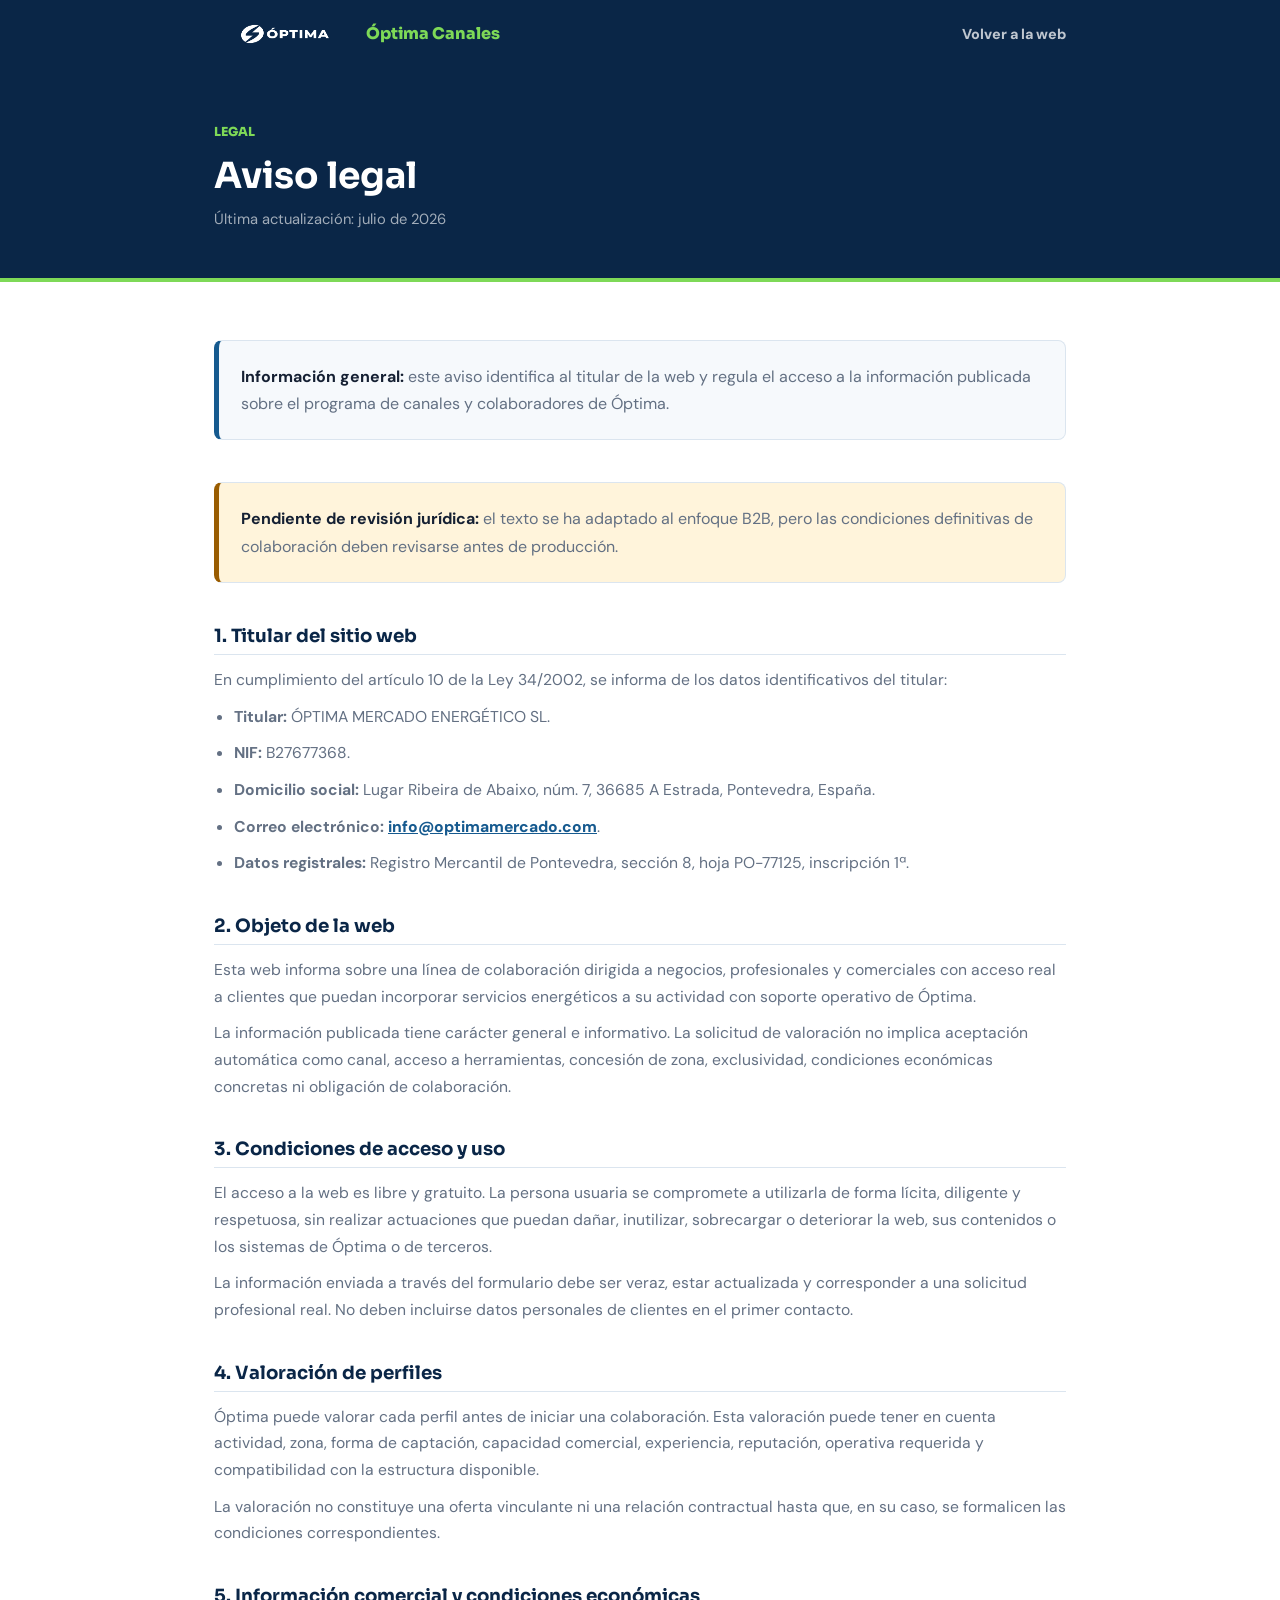
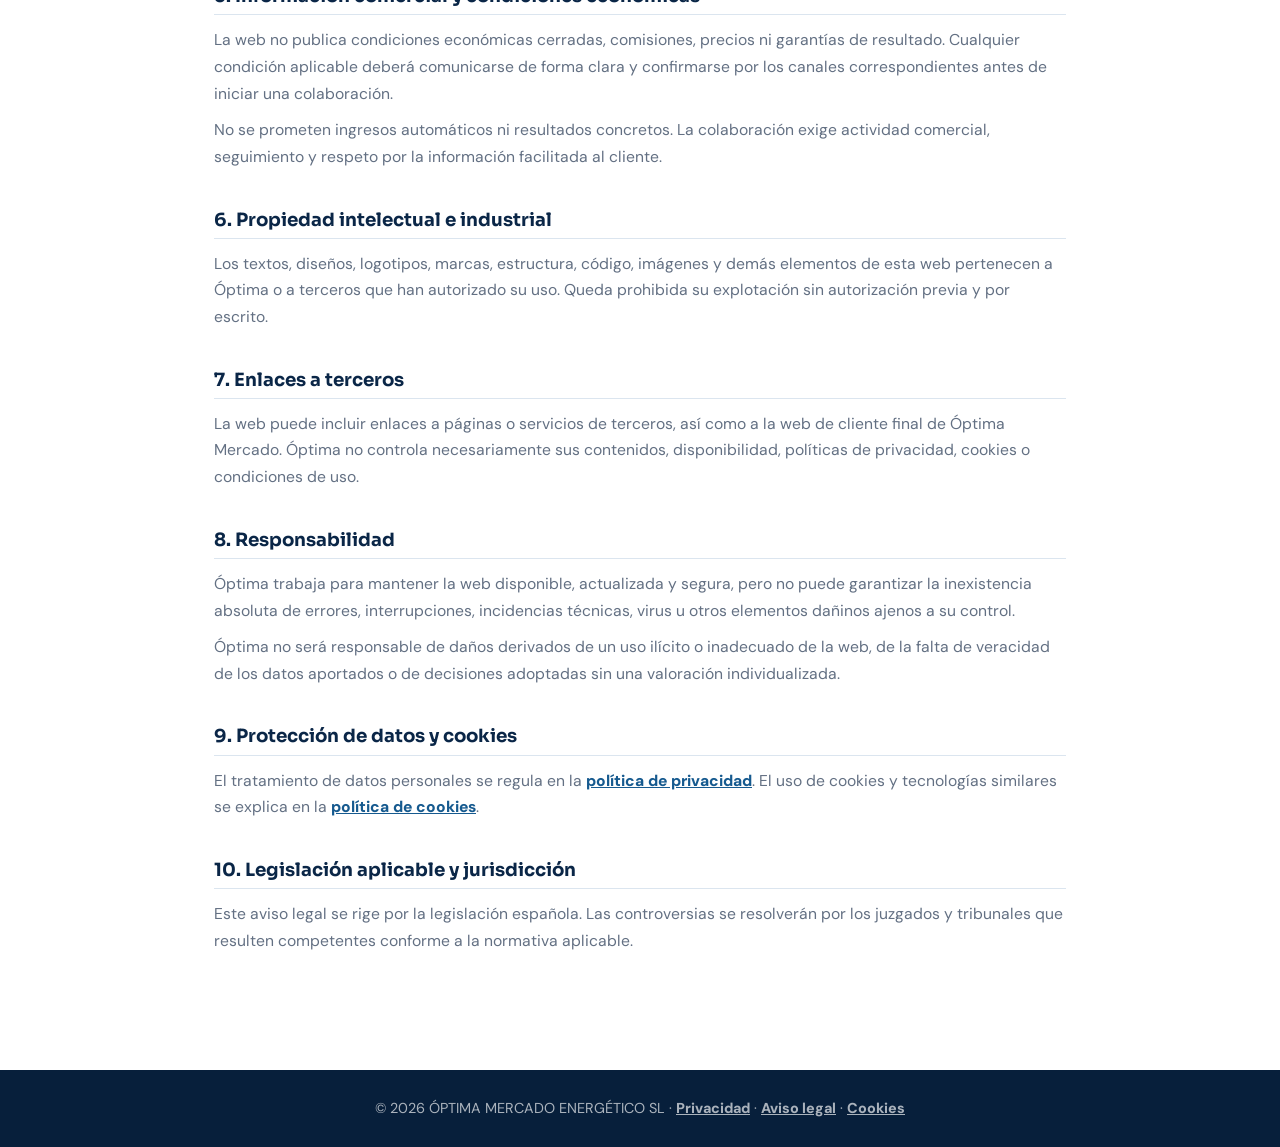
<file: aviso-legal.html>
<!DOCTYPE html>
<html lang="es">
<head>
  <meta charset="UTF-8" />
  <meta name="viewport" content="width=device-width, initial-scale=1.0" />
  <title>Aviso legal | Óptima Canales</title>
  <meta name="description" content="Aviso legal de la web de captación de canales, colaboradores y profesionales de Óptima." />
  <link rel="canonical" href="https://optimacanales.com/aviso-legal.html" />
  <link rel="icon" type="image/png" href="public/favicon.png" />
  <link rel="preconnect" href="https://fonts.googleapis.com" />
  <link rel="preconnect" href="https://fonts.gstatic.com" crossorigin />
  <link href="https://fonts.googleapis.com/css2?family=Sora:wght@400;600;700;800&family=DM+Sans:wght@400;500;600&display=swap" rel="stylesheet" />
  <link rel="stylesheet" href="legal.css" />
  <script src="site-config.js"></script>
</head>
<body>
  <!-- TODO LEGAL: revisar este aviso antes de producción, especialmente condiciones de colaboración, comisiones, jurisdicción y textos comerciales definitivos. -->
  <nav class="navbar" aria-label="Navegación legal">
    <div class="navbar__inner">
      <a href="index.html" class="navbar__logo">
        <img src="public/optima-logo-white.png" alt="Óptima" />
        <span data-brand>Óptima Canales</span>
      </a>
      <a href="index.html" class="navbar__back">Volver a la web</a>
    </div>
  </nav>

  <header class="hero-legal">
    <div class="hero-legal__inner">
      <span class="hero-legal__tag">Legal</span>
      <h1>Aviso legal</h1>
      <p class="hero-legal__meta">Última actualización: julio de 2026</p>
    </div>
  </header>

  <main class="content">
    <div class="notice">
      <p><strong>Información general:</strong> este aviso identifica al titular de la web y regula el acceso a la información publicada sobre el programa de canales y colaboradores de Óptima.</p>
    </div>

    <div class="notice notice--legal">
      <p><strong>Pendiente de revisión jurídica:</strong> el texto se ha adaptado al enfoque B2B, pero las condiciones definitivas de colaboración deben revisarse antes de producción.</p>
    </div>

    <section class="section">
      <h2>1. Titular del sitio web</h2>
      <p>En cumplimiento del artículo 10 de la Ley 34/2002, se informa de los datos identificativos del titular:</p>
      <ul>
        <li><strong>Titular:</strong> <span data-legal-name>ÓPTIMA MERCADO ENERGÉTICO SL</span>.</li>
        <li><strong>NIF:</strong> B27677368.</li>
        <li><strong>Domicilio social:</strong> Lugar Ribeira de Abaixo, núm. 7, 36685 A Estrada, Pontevedra, España.</li>
        <li><strong>Correo electrónico:</strong> <a href="mailto:info@optimamercado.com" data-email-link>email</a>.</li>
        <li><strong>Datos registrales:</strong> Registro Mercantil de Pontevedra, sección 8, hoja PO-77125, inscripción 1ª.</li>
      </ul>
    </section>

    <section class="section">
      <h2>2. Objeto de la web</h2>
      <p>Esta web informa sobre una línea de colaboración dirigida a negocios, profesionales y comerciales con acceso real a clientes que puedan incorporar servicios energéticos a su actividad con soporte operativo de Óptima.</p>
      <p>La información publicada tiene carácter general e informativo. La solicitud de valoración no implica aceptación automática como canal, acceso a herramientas, concesión de zona, exclusividad, condiciones económicas concretas ni obligación de colaboración.</p>
    </section>

    <section class="section">
      <h2>3. Condiciones de acceso y uso</h2>
      <p>El acceso a la web es libre y gratuito. La persona usuaria se compromete a utilizarla de forma lícita, diligente y respetuosa, sin realizar actuaciones que puedan dañar, inutilizar, sobrecargar o deteriorar la web, sus contenidos o los sistemas de Óptima o de terceros.</p>
      <p>La información enviada a través del formulario debe ser veraz, estar actualizada y corresponder a una solicitud profesional real. No deben incluirse datos personales de clientes en el primer contacto.</p>
    </section>

    <section class="section">
      <h2>4. Valoración de perfiles</h2>
      <p>Óptima puede valorar cada perfil antes de iniciar una colaboración. Esta valoración puede tener en cuenta actividad, zona, forma de captación, capacidad comercial, experiencia, reputación, operativa requerida y compatibilidad con la estructura disponible.</p>
      <p>La valoración no constituye una oferta vinculante ni una relación contractual hasta que, en su caso, se formalicen las condiciones correspondientes.</p>
    </section>

    <section class="section">
      <h2>5. Información comercial y condiciones económicas</h2>
      <p>La web no publica condiciones económicas cerradas, comisiones, precios ni garantías de resultado. Cualquier condición aplicable deberá comunicarse de forma clara y confirmarse por los canales correspondientes antes de iniciar una colaboración.</p>
      <p>No se prometen ingresos automáticos ni resultados concretos. La colaboración exige actividad comercial, seguimiento y respeto por la información facilitada al cliente.</p>
    </section>

    <section class="section">
      <h2>6. Propiedad intelectual e industrial</h2>
      <p>Los textos, diseños, logotipos, marcas, estructura, código, imágenes y demás elementos de esta web pertenecen a Óptima o a terceros que han autorizado su uso. Queda prohibida su explotación sin autorización previa y por escrito.</p>
    </section>

    <section class="section">
      <h2>7. Enlaces a terceros</h2>
      <p>La web puede incluir enlaces a páginas o servicios de terceros, así como a la web de cliente final de Óptima Mercado. Óptima no controla necesariamente sus contenidos, disponibilidad, políticas de privacidad, cookies o condiciones de uso.</p>
    </section>

    <section class="section">
      <h2>8. Responsabilidad</h2>
      <p>Óptima trabaja para mantener la web disponible, actualizada y segura, pero no puede garantizar la inexistencia absoluta de errores, interrupciones, incidencias técnicas, virus u otros elementos dañinos ajenos a su control.</p>
      <p>Óptima no será responsable de daños derivados de un uso ilícito o inadecuado de la web, de la falta de veracidad de los datos aportados o de decisiones adoptadas sin una valoración individualizada.</p>
    </section>

    <section class="section">
      <h2>9. Protección de datos y cookies</h2>
      <p>El tratamiento de datos personales se regula en la <a href="privacidad.html">política de privacidad</a>. El uso de cookies y tecnologías similares se explica en la <a href="cookies.html">política de cookies</a>.</p>
    </section>

    <section class="section">
      <h2>10. Legislación aplicable y jurisdicción</h2>
      <p>Este aviso legal se rige por la legislación española. Las controversias se resolverán por los juzgados y tribunales que resulten competentes conforme a la normativa aplicable.</p>
    </section>
  </main>

  <footer class="footer-legal">
    <p>© 2026 <span data-legal-name>ÓPTIMA MERCADO ENERGÉTICO SL</span> · <a href="privacidad.html">Privacidad</a> · <a href="aviso-legal.html">Aviso legal</a> · <a href="cookies.html">Cookies</a></p>
  </footer>

  <script src="site-legal.js"></script>
</body>
</html>
</file>
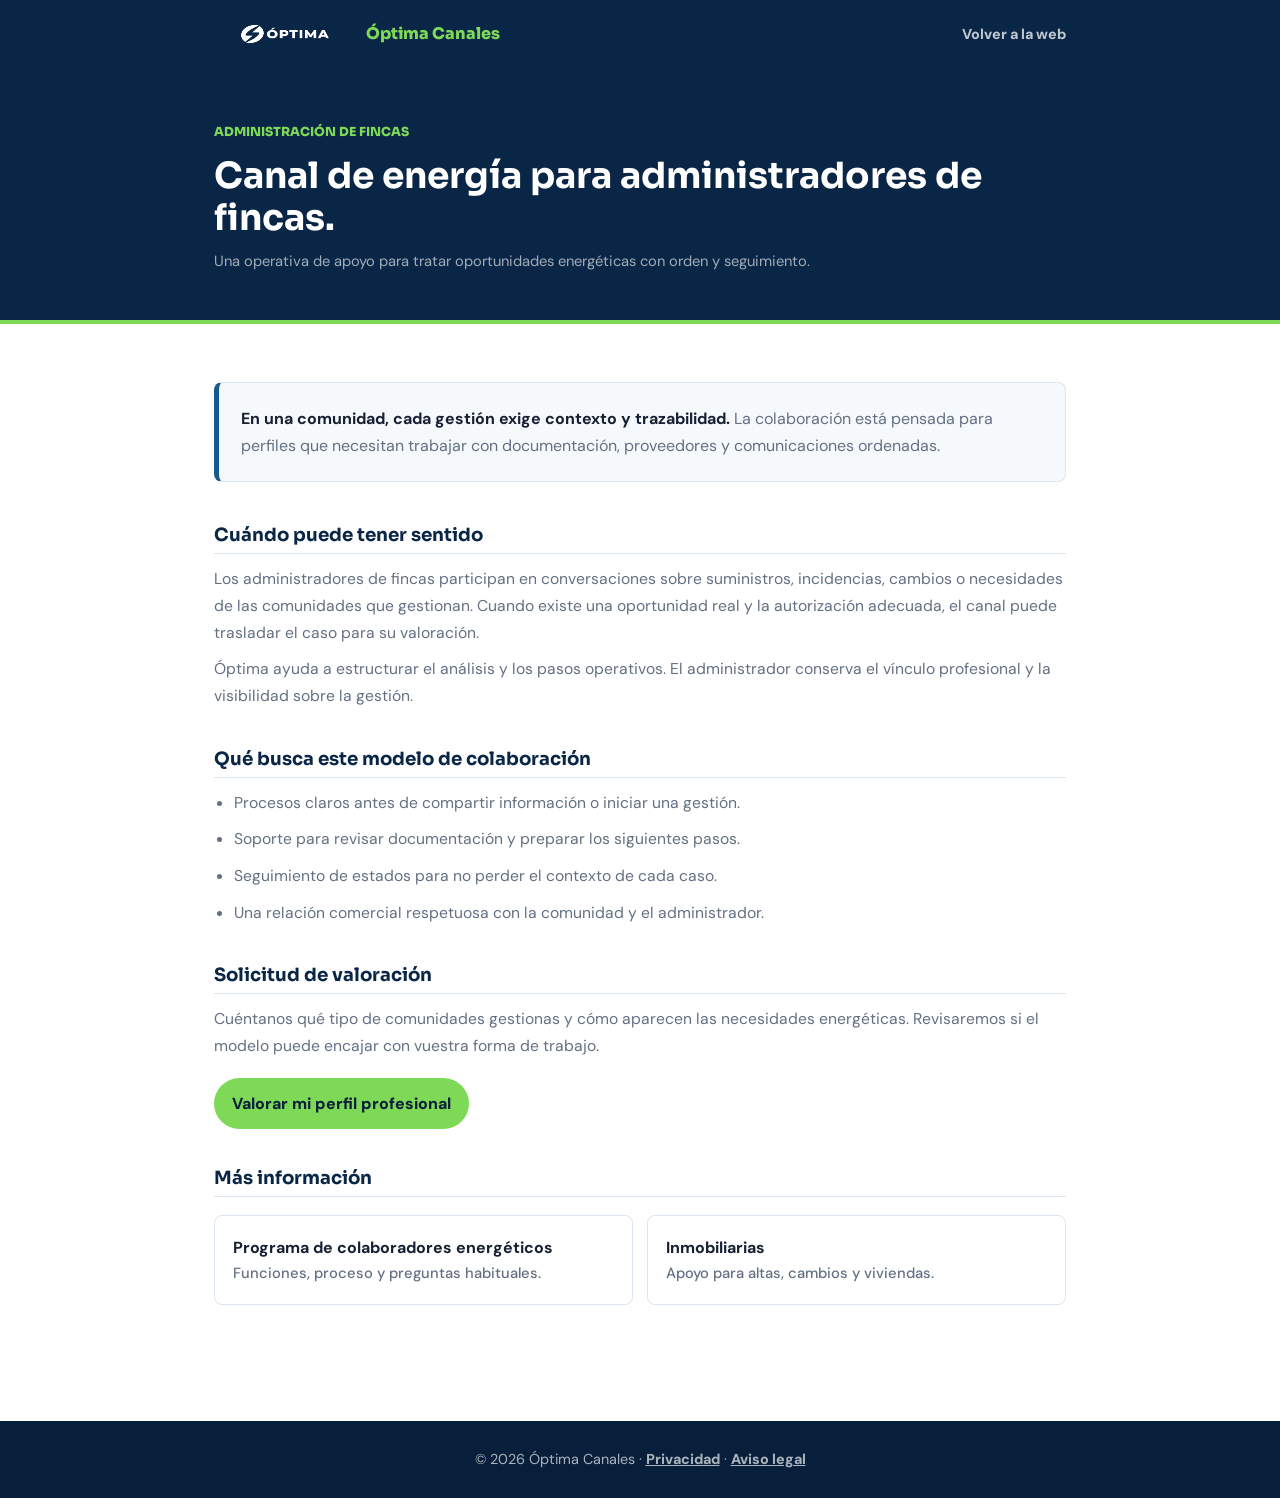
<file: canal-energia-administradores-fincas.html>
<!DOCTYPE html>
<html lang="es"><head><meta charset="UTF-8" /><meta name="viewport" content="width=device-width, initial-scale=1.0" /><title>Canal de energía para administradores de fincas | Óptima</title><meta name="description" content="Colaboración energética para administradores de fincas con soporte, orden documental y seguimiento para oportunidades en comunidades." /><meta name="robots" content="index, follow" /><link rel="canonical" href="https://optimacanales.com/canal-energia-administradores-fincas.html" /><link rel="icon" type="image/png" href="public/favicon.png" /><link rel="preconnect" href="https://fonts.googleapis.com" /><link rel="preconnect" href="https://fonts.gstatic.com" crossorigin /><link href="https://fonts.googleapis.com/css2?family=Sora:wght@400;600;700;800&family=DM+Sans:wght@400;500;600&display=swap" rel="stylesheet" /><link rel="stylesheet" href="legal.css" /><script type="application/ld+json">{"@context":"https://schema.org","@type":"WebPage","name":"Canal de energía para administradores de fincas","url":"https://optimacanales.com/canal-energia-administradores-fincas.html","isPartOf":{"@type":"WebSite","name":"Óptima Canales","url":"https://optimacanales.com/"}}</script></head>
<body><nav class="navbar" aria-label="Navegación principal"><div class="navbar__inner"><a href="index.html" class="navbar__logo"><img src="public/optima-logo-white.png" alt="Óptima" /><span>Óptima Canales</span></a><a href="index.html" class="navbar__back">Volver a la web</a></div></nav><header class="hero-legal"><div class="hero-legal__inner"><span class="hero-legal__tag">Administración de fincas</span><h1>Canal de energía para administradores de fincas.</h1><p class="hero-legal__meta">Una operativa de apoyo para tratar oportunidades energéticas con orden y seguimiento.</p></div></header><main class="content"><div class="notice"><p><strong>En una comunidad, cada gestión exige contexto y trazabilidad.</strong> La colaboración está pensada para perfiles que necesitan trabajar con documentación, proveedores y comunicaciones ordenadas.</p></div><section class="section"><h2>Cuándo puede tener sentido</h2><p>Los administradores de fincas participan en conversaciones sobre suministros, incidencias, cambios o necesidades de las comunidades que gestionan. Cuando existe una oportunidad real y la autorización adecuada, el canal puede trasladar el caso para su valoración.</p><p>Óptima ayuda a estructurar el análisis y los pasos operativos. El administrador conserva el vínculo profesional y la visibilidad sobre la gestión.</p></section><section class="section"><h2>Qué busca este modelo de colaboración</h2><ul><li>Procesos claros antes de compartir información o iniciar una gestión.</li><li>Soporte para revisar documentación y preparar los siguientes pasos.</li><li>Seguimiento de estados para no perder el contexto de cada caso.</li><li>Una relación comercial respetuosa con la comunidad y el administrador.</li></ul></section><section class="section"><h2>Solicitud de valoración</h2><p>Cuéntanos qué tipo de comunidades gestionas y cómo aparecen las necesidades energéticas. Revisaremos si el modelo puede encajar con vuestra forma de trabajo.</p><a class="cta-link" href="index.html#solicitud">Valorar mi perfil profesional</a></section><section class="section"><h2>Más información</h2><div class="link-grid"><a class="link-card" href="colaboradores-energeticos.html"><strong>Programa de colaboradores energéticos</strong><span>Funciones, proceso y preguntas habituales.</span></a><a class="link-card" href="canal-energia-inmobiliarias.html"><strong>Inmobiliarias</strong><span>Apoyo para altas, cambios y viviendas.</span></a></div></section></main><footer class="footer-legal"><p>© 2026 Óptima Canales · <a href="privacidad.html">Privacidad</a> · <a href="aviso-legal.html">Aviso legal</a></p></footer></body></html>
</file>
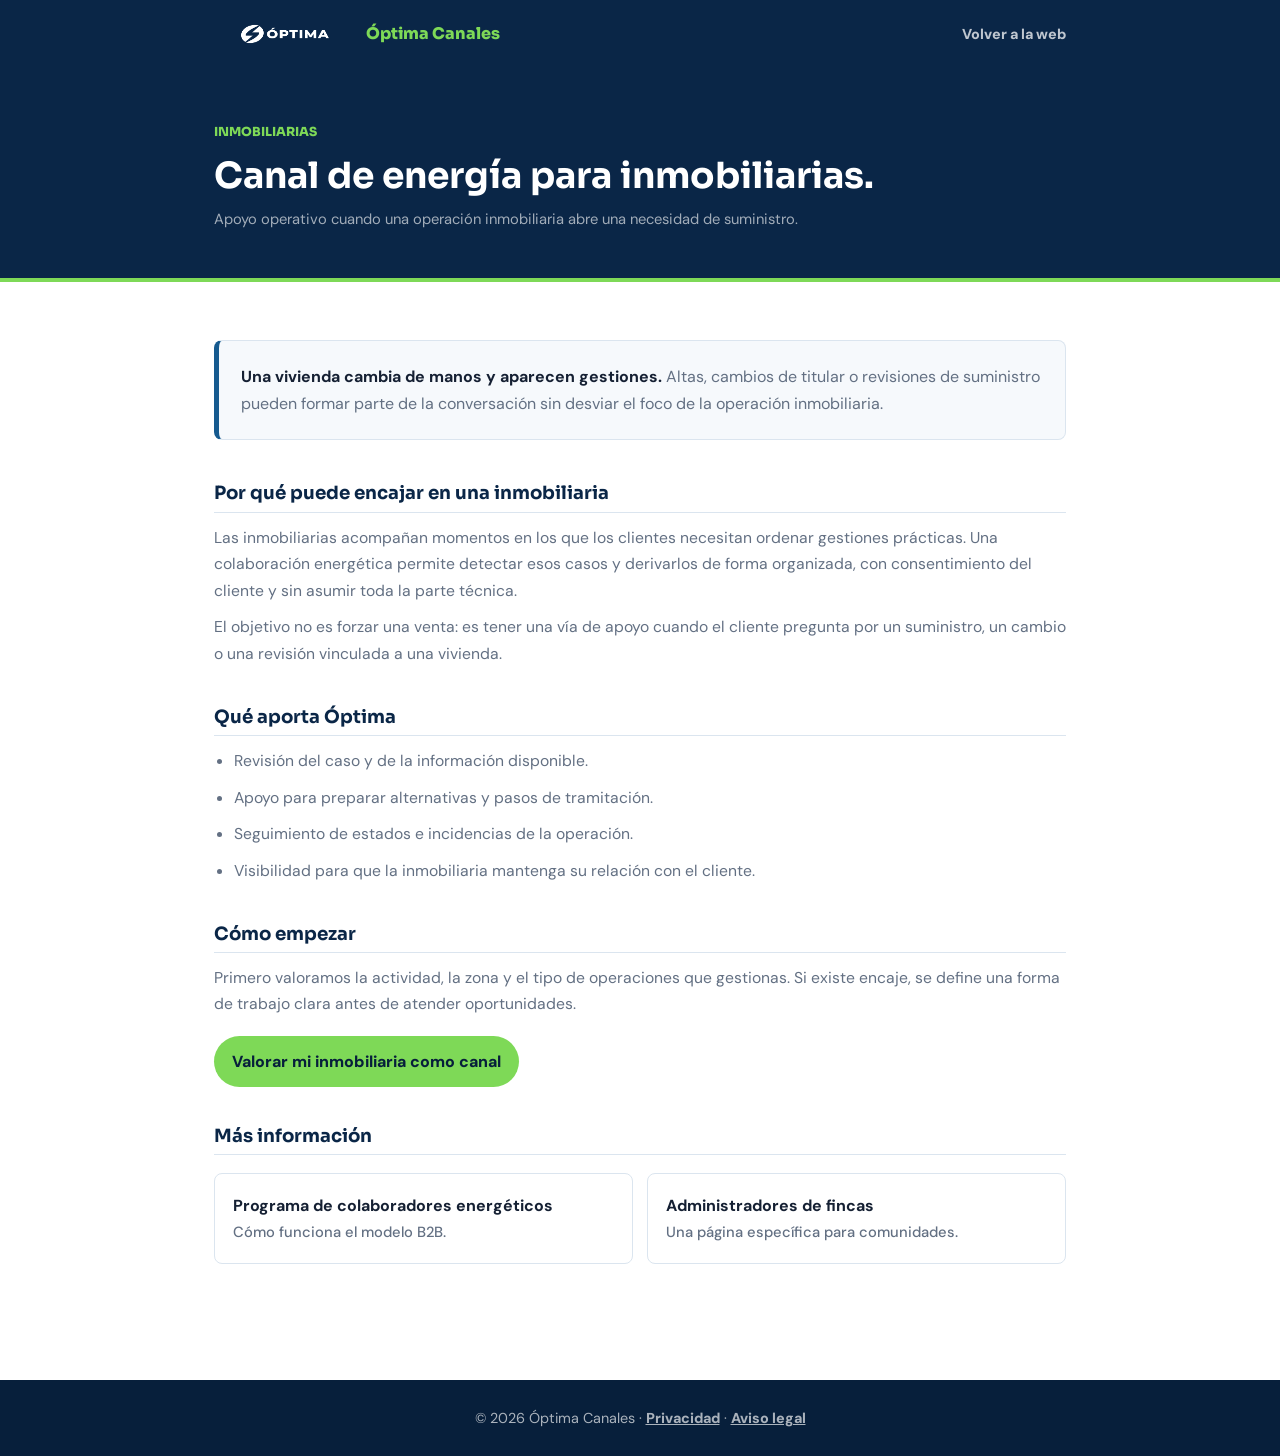
<file: canal-energia-inmobiliarias.html>
<!DOCTYPE html>
<html lang="es"><head><meta charset="UTF-8" /><meta name="viewport" content="width=device-width, initial-scale=1.0" /><title>Canal de energía para inmobiliarias | Óptima Canales</title><meta name="description" content="Una colaboración energética para inmobiliarias: apoyo en altas, cambios de titular y revisión de suministros cuando surgen necesidades reales." /><meta name="robots" content="index, follow" /><link rel="canonical" href="https://optimacanales.com/canal-energia-inmobiliarias.html" /><link rel="icon" type="image/png" href="public/favicon.png" /><link rel="preconnect" href="https://fonts.googleapis.com" /><link rel="preconnect" href="https://fonts.gstatic.com" crossorigin /><link href="https://fonts.googleapis.com/css2?family=Sora:wght@400;600;700;800&family=DM+Sans:wght@400;500;600&display=swap" rel="stylesheet" /><link rel="stylesheet" href="legal.css" /><script type="application/ld+json">{"@context":"https://schema.org","@type":"WebPage","name":"Canal de energía para inmobiliarias","url":"https://optimacanales.com/canal-energia-inmobiliarias.html","isPartOf":{"@type":"WebSite","name":"Óptima Canales","url":"https://optimacanales.com/"}}</script></head>
<body><nav class="navbar" aria-label="Navegación principal"><div class="navbar__inner"><a href="index.html" class="navbar__logo"><img src="public/optima-logo-white.png" alt="Óptima" /><span>Óptima Canales</span></a><a href="index.html" class="navbar__back">Volver a la web</a></div></nav><header class="hero-legal"><div class="hero-legal__inner"><span class="hero-legal__tag">Inmobiliarias</span><h1>Canal de energía para inmobiliarias.</h1><p class="hero-legal__meta">Apoyo operativo cuando una operación inmobiliaria abre una necesidad de suministro.</p></div></header><main class="content"><div class="notice"><p><strong>Una vivienda cambia de manos y aparecen gestiones.</strong> Altas, cambios de titular o revisiones de suministro pueden formar parte de la conversación sin desviar el foco de la operación inmobiliaria.</p></div><section class="section"><h2>Por qué puede encajar en una inmobiliaria</h2><p>Las inmobiliarias acompañan momentos en los que los clientes necesitan ordenar gestiones prácticas. Una colaboración energética permite detectar esos casos y derivarlos de forma organizada, con consentimiento del cliente y sin asumir toda la parte técnica.</p><p>El objetivo no es forzar una venta: es tener una vía de apoyo cuando el cliente pregunta por un suministro, un cambio o una revisión vinculada a una vivienda.</p></section><section class="section"><h2>Qué aporta Óptima</h2><ul><li>Revisión del caso y de la información disponible.</li><li>Apoyo para preparar alternativas y pasos de tramitación.</li><li>Seguimiento de estados e incidencias de la operación.</li><li>Visibilidad para que la inmobiliaria mantenga su relación con el cliente.</li></ul></section><section class="section"><h2>Cómo empezar</h2><p>Primero valoramos la actividad, la zona y el tipo de operaciones que gestionas. Si existe encaje, se define una forma de trabajo clara antes de atender oportunidades.</p><a class="cta-link" href="index.html#solicitud">Valorar mi inmobiliaria como canal</a></section><section class="section"><h2>Más información</h2><div class="link-grid"><a class="link-card" href="colaboradores-energeticos.html"><strong>Programa de colaboradores energéticos</strong><span>Cómo funciona el modelo B2B.</span></a><a class="link-card" href="canal-energia-administradores-fincas.html"><strong>Administradores de fincas</strong><span>Una página específica para comunidades.</span></a></div></section></main><footer class="footer-legal"><p>© 2026 Óptima Canales · <a href="privacidad.html">Privacidad</a> · <a href="aviso-legal.html">Aviso legal</a></p></footer></body></html>
</file>
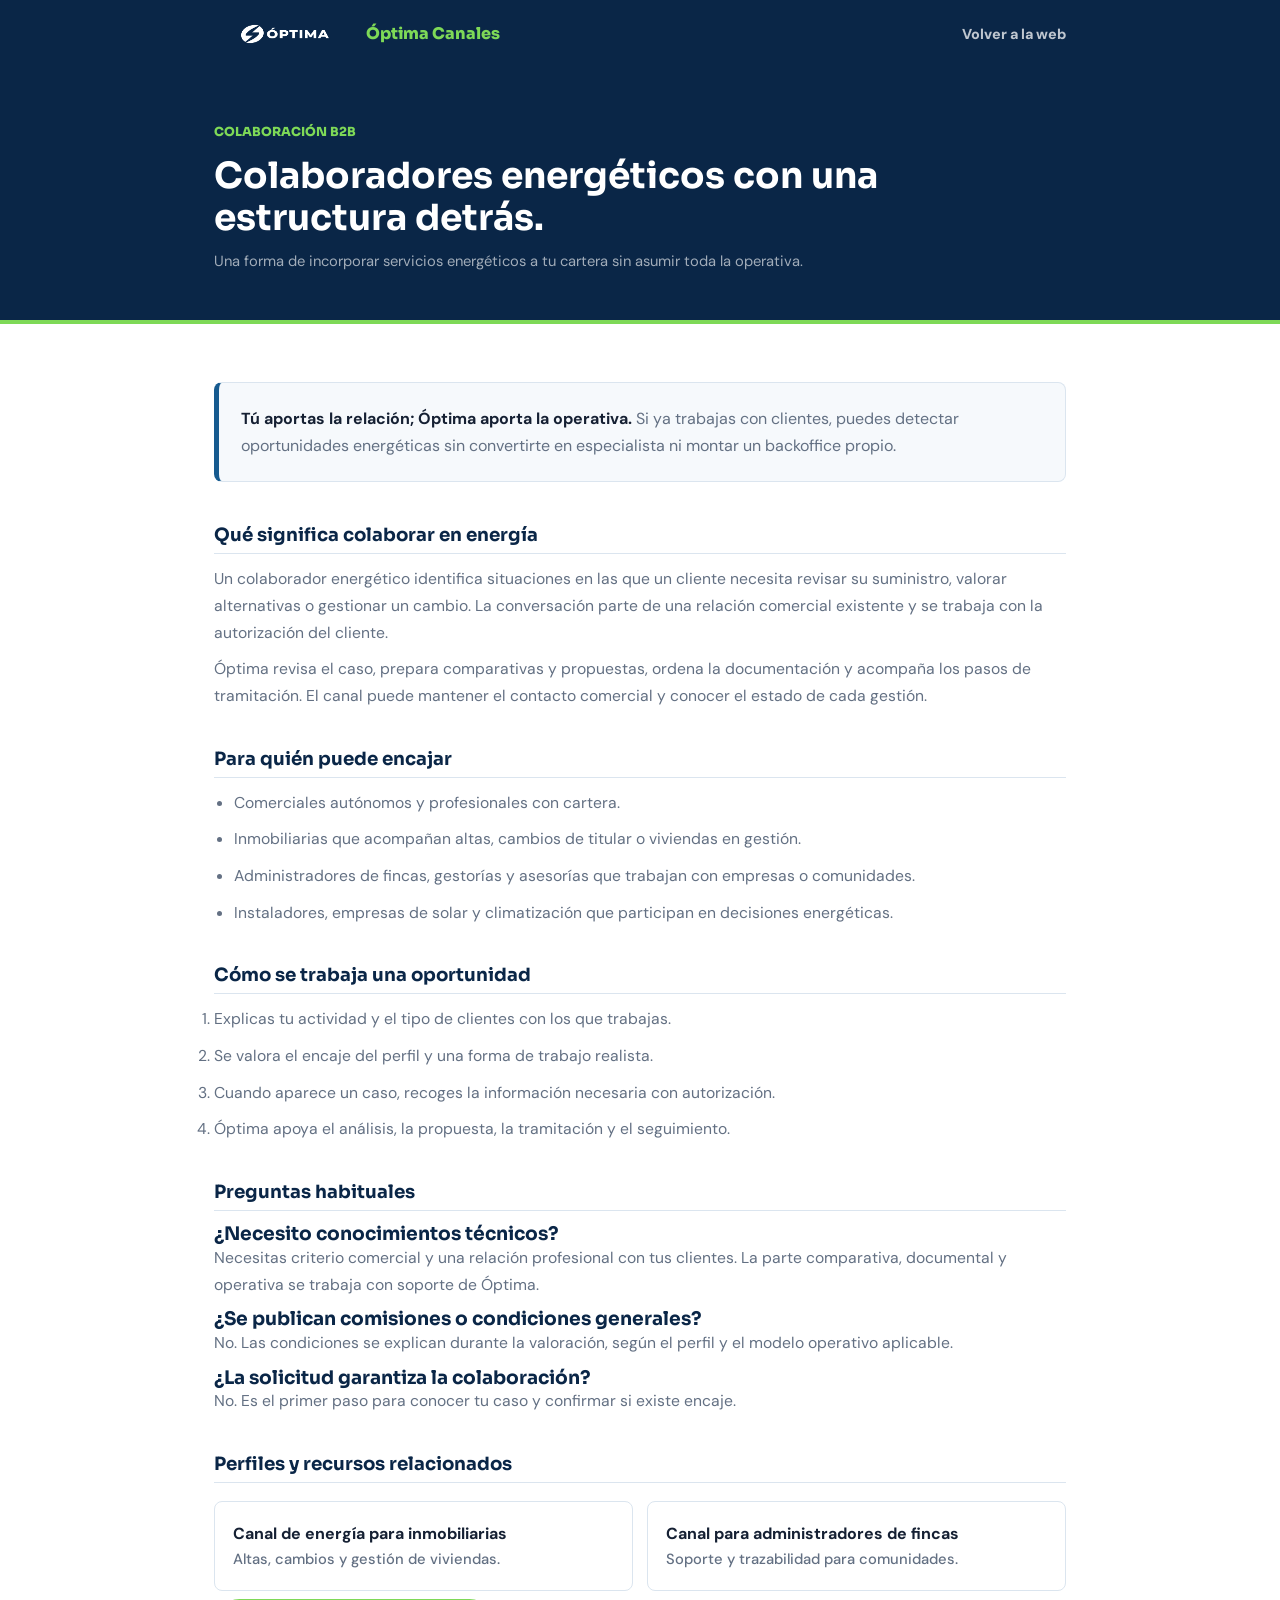
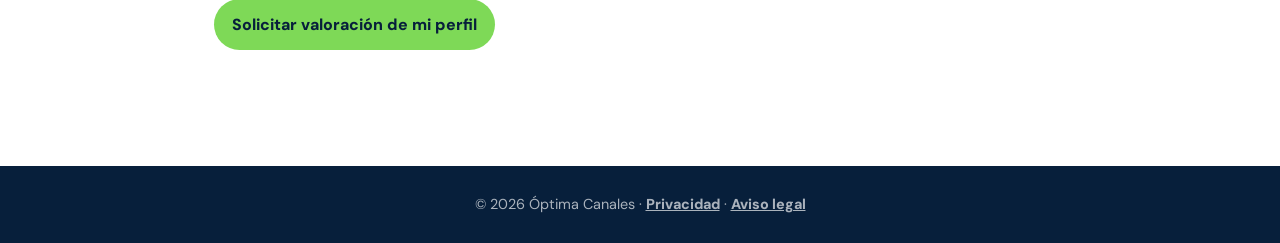
<file: colaboradores-energeticos.html>
<!DOCTYPE html>
<html lang="es">
<head>
  <meta charset="UTF-8" />
  <meta name="viewport" content="width=device-width, initial-scale=1.0" />
  <title>Colaboradores energéticos B2B | Óptima Canales</title>
  <meta name="description" content="Programa para colaboradores energéticos con cartera: tú mantienes la relación comercial y Óptima aporta análisis, tramitación y seguimiento." />
  <meta name="robots" content="index, follow" />
  <link rel="canonical" href="https://optimacanales.com/colaboradores-energeticos.html" />
  <link rel="icon" type="image/png" href="public/favicon.png" />
  <link rel="preconnect" href="https://fonts.googleapis.com" />
  <link rel="preconnect" href="https://fonts.gstatic.com" crossorigin />
  <link href="https://fonts.googleapis.com/css2?family=Sora:wght@400;600;700;800&family=DM+Sans:wght@400;500;600&display=swap" rel="stylesheet" />
  <link rel="stylesheet" href="legal.css" />
  <script type="application/ld+json">{"@context":"https://schema.org","@type":"FAQPage","mainEntity":[{"@type":"Question","name":"¿Qué hace un colaborador energético?","acceptedAnswer":{"@type":"Answer","text":"Detecta oportunidades entre sus clientes y presenta los casos con autorización. Óptima apoya con el análisis, la propuesta, la tramitación y el seguimiento."}},{"@type":"Question","name":"¿El canal mantiene la relación con sus clientes?","acceptedAnswer":{"@type":"Answer","text":"Sí. El modelo está pensado para que el canal conserve la relación comercial y la visibilidad sobre sus operaciones."}},{"@type":"Question","name":"¿Hay acceso automático al programa?","acceptedAnswer":{"@type":"Answer","text":"No. Cada solicitud se valora según el perfil, la actividad, la cartera y la capacidad de seguimiento."}}]}</script>
</head>
<body>
  <nav class="navbar" aria-label="Navegación principal"><div class="navbar__inner"><a href="index.html" class="navbar__logo"><img src="public/optima-logo-white.png" alt="Óptima" /><span>Óptima Canales</span></a><a href="index.html" class="navbar__back">Volver a la web</a></div></nav>
  <header class="hero-legal"><div class="hero-legal__inner"><span class="hero-legal__tag">Colaboración B2B</span><h1>Colaboradores energéticos con una estructura detrás.</h1><p class="hero-legal__meta">Una forma de incorporar servicios energéticos a tu cartera sin asumir toda la operativa.</p></div></header>
  <main class="content">
    <div class="notice"><p><strong>Tú aportas la relación; Óptima aporta la operativa.</strong> Si ya trabajas con clientes, puedes detectar oportunidades energéticas sin convertirte en especialista ni montar un backoffice propio.</p></div>
    <section class="section"><h2>Qué significa colaborar en energía</h2><p>Un colaborador energético identifica situaciones en las que un cliente necesita revisar su suministro, valorar alternativas o gestionar un cambio. La conversación parte de una relación comercial existente y se trabaja con la autorización del cliente.</p><p>Óptima revisa el caso, prepara comparativas y propuestas, ordena la documentación y acompaña los pasos de tramitación. El canal puede mantener el contacto comercial y conocer el estado de cada gestión.</p></section>
    <section class="section"><h2>Para quién puede encajar</h2><ul><li>Comerciales autónomos y profesionales con cartera.</li><li>Inmobiliarias que acompañan altas, cambios de titular o viviendas en gestión.</li><li>Administradores de fincas, gestorías y asesorías que trabajan con empresas o comunidades.</li><li>Instaladores, empresas de solar y climatización que participan en decisiones energéticas.</li></ul></section>
    <section class="section"><h2>Cómo se trabaja una oportunidad</h2><ol><li>Explicas tu actividad y el tipo de clientes con los que trabajas.</li><li>Se valora el encaje del perfil y una forma de trabajo realista.</li><li>Cuando aparece un caso, recoges la información necesaria con autorización.</li><li>Óptima apoya el análisis, la propuesta, la tramitación y el seguimiento.</li></ol></section>
    <section class="section"><h2>Preguntas habituales</h2><h3>¿Necesito conocimientos técnicos?</h3><p>Necesitas criterio comercial y una relación profesional con tus clientes. La parte comparativa, documental y operativa se trabaja con soporte de Óptima.</p><h3>¿Se publican comisiones o condiciones generales?</h3><p>No. Las condiciones se explican durante la valoración, según el perfil y el modelo operativo aplicable.</p><h3>¿La solicitud garantiza la colaboración?</h3><p>No. Es el primer paso para conocer tu caso y confirmar si existe encaje.</p></section>
    <section class="section"><h2>Perfiles y recursos relacionados</h2><div class="link-grid"><a class="link-card" href="canal-energia-inmobiliarias.html"><strong>Canal de energía para inmobiliarias</strong><span>Altas, cambios y gestión de viviendas.</span></a><a class="link-card" href="canal-energia-administradores-fincas.html"><strong>Canal para administradores de fincas</strong><span>Soporte y trazabilidad para comunidades.</span></a></div><a class="cta-link" href="index.html#solicitud">Solicitar valoración de mi perfil</a></section>
  </main>
  <footer class="footer-legal"><p>© 2026 Óptima Canales · <a href="privacidad.html">Privacidad</a> · <a href="aviso-legal.html">Aviso legal</a></p></footer>
</body>
</html>
</file>
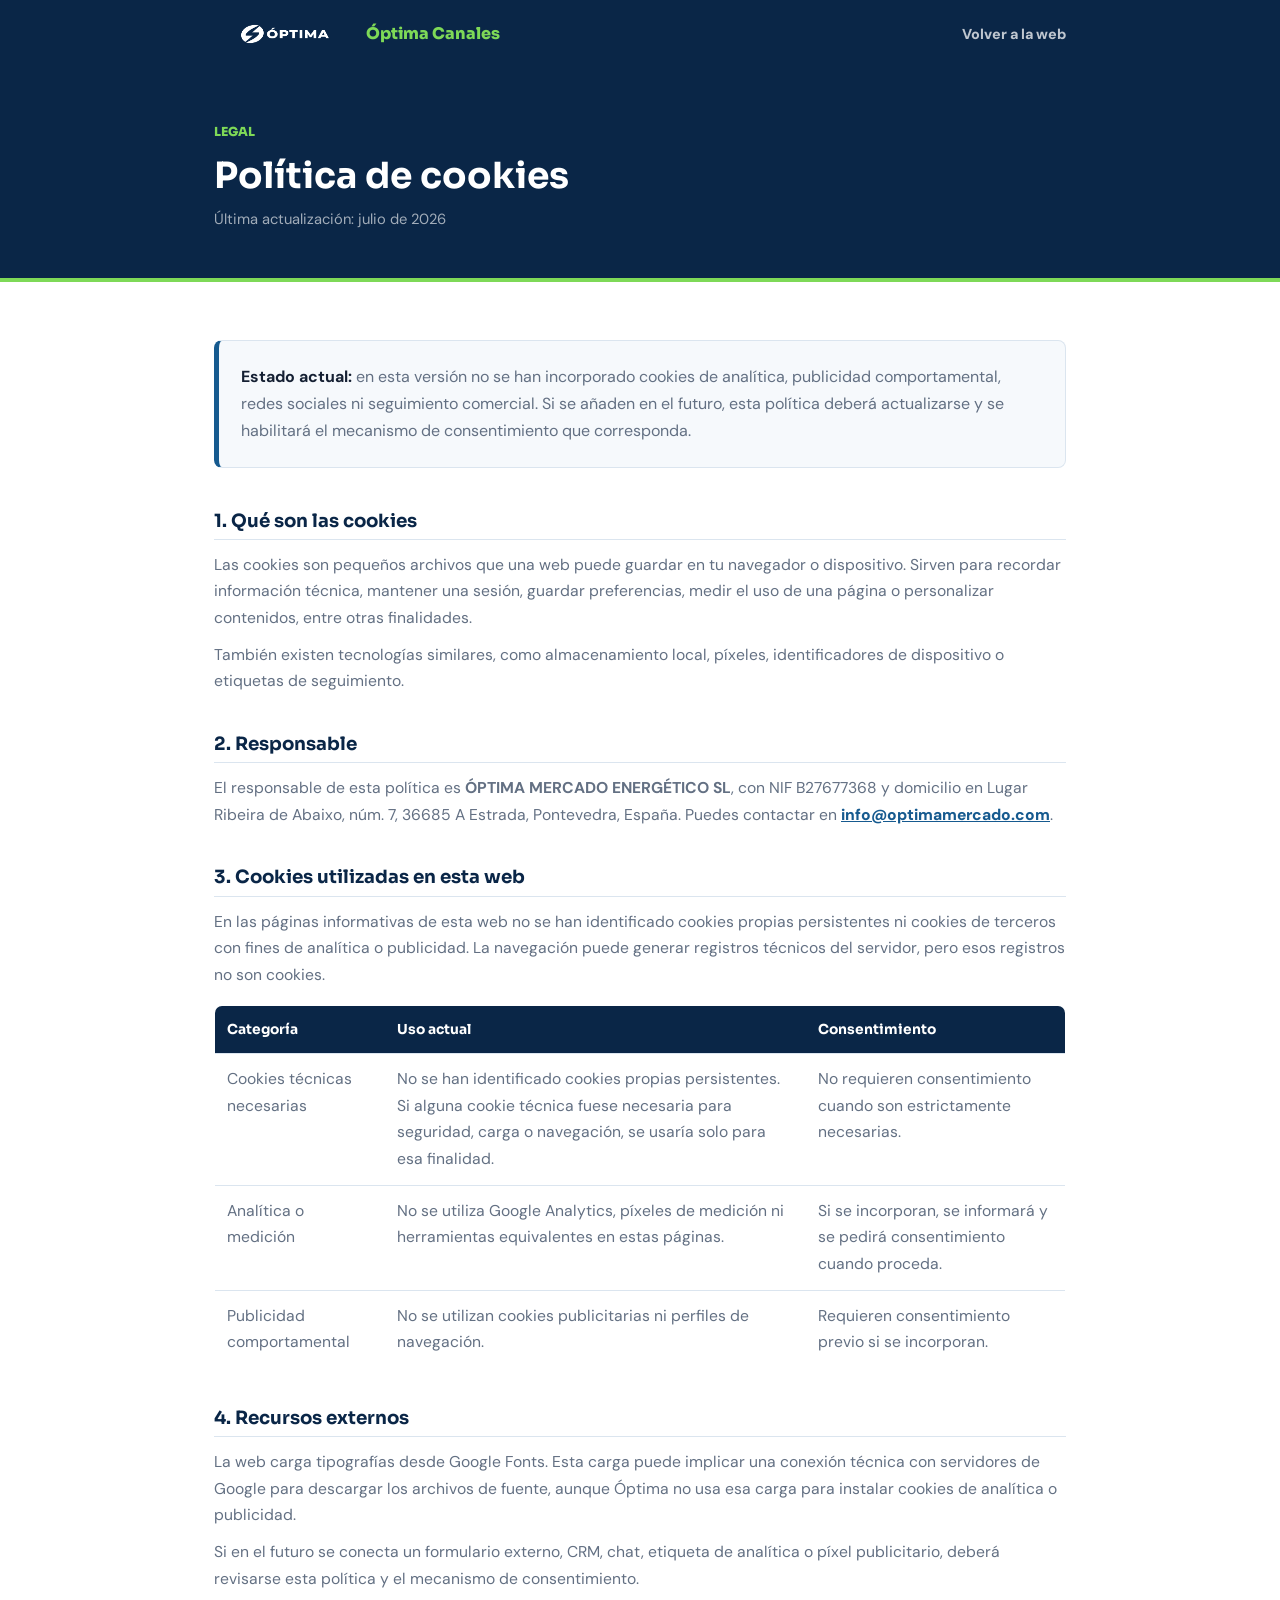
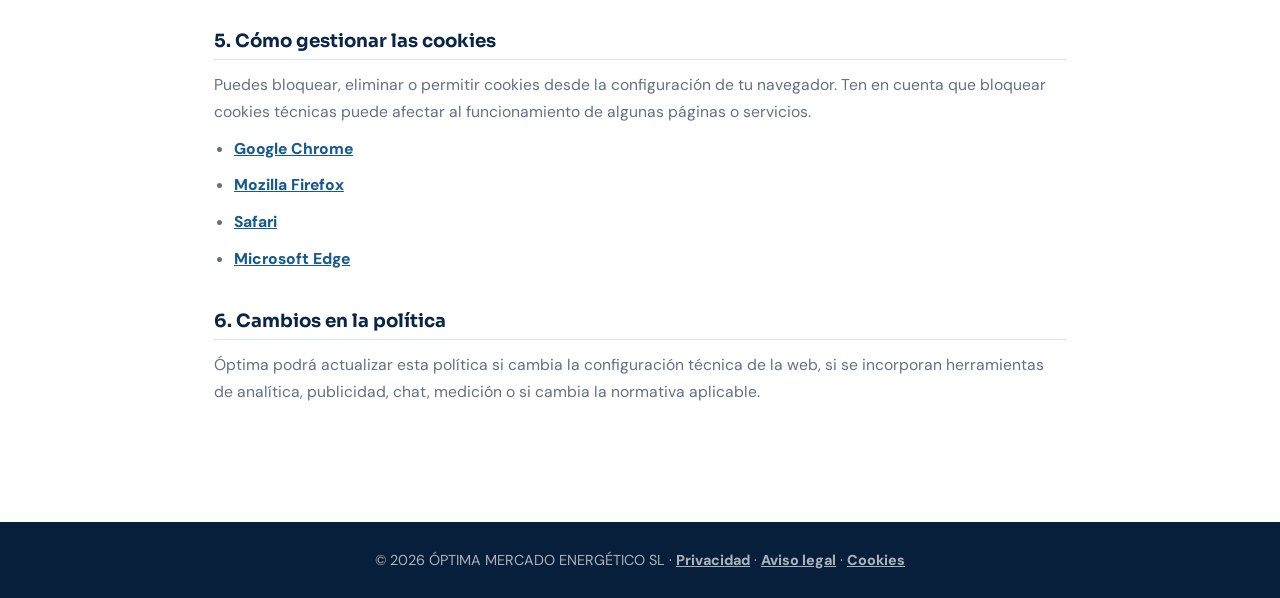
<file: cookies.html>
<!DOCTYPE html>
<html lang="es">
<head>
  <meta charset="UTF-8" />
  <meta name="viewport" content="width=device-width, initial-scale=1.0" />
  <title>Política de cookies | Óptima Canales</title>
  <meta name="description" content="Política de cookies de la web de canales y colaboradores de Óptima." />
  <link rel="canonical" href="https://optimacanales.com/cookies.html" />
  <link rel="icon" type="image/png" href="public/favicon.png" />
  <link rel="preconnect" href="https://fonts.googleapis.com" />
  <link rel="preconnect" href="https://fonts.gstatic.com" crossorigin />
  <link href="https://fonts.googleapis.com/css2?family=Sora:wght@400;600;700;800&family=DM+Sans:wght@400;500;600&display=swap" rel="stylesheet" />
  <link rel="stylesheet" href="legal.css" />
  <script src="site-config.js"></script>
</head>
<body>
  <!-- TODO LEGAL: actualizar si se incorporan analítica, píxeles publicitarios, CRM embebido, chat, tag manager o cookies no técnicas. -->
  <nav class="navbar" aria-label="Navegación legal">
    <div class="navbar__inner">
      <a href="index.html" class="navbar__logo">
        <img src="public/optima-logo-white.png" alt="Óptima" />
        <span data-brand>Óptima Canales</span>
      </a>
      <a href="index.html" class="navbar__back">Volver a la web</a>
    </div>
  </nav>

  <header class="hero-legal">
    <div class="hero-legal__inner">
      <span class="hero-legal__tag">Legal</span>
      <h1>Política de cookies</h1>
      <p class="hero-legal__meta">Última actualización: julio de 2026</p>
    </div>
  </header>

  <main class="content">
    <div class="notice">
      <p><strong>Estado actual:</strong> en esta versión no se han incorporado cookies de analítica, publicidad comportamental, redes sociales ni seguimiento comercial. Si se añaden en el futuro, esta política deberá actualizarse y se habilitará el mecanismo de consentimiento que corresponda.</p>
    </div>

    <section class="section">
      <h2>1. Qué son las cookies</h2>
      <p>Las cookies son pequeños archivos que una web puede guardar en tu navegador o dispositivo. Sirven para recordar información técnica, mantener una sesión, guardar preferencias, medir el uso de una página o personalizar contenidos, entre otras finalidades.</p>
      <p>También existen tecnologías similares, como almacenamiento local, píxeles, identificadores de dispositivo o etiquetas de seguimiento.</p>
    </section>

    <section class="section">
      <h2>2. Responsable</h2>
      <p>El responsable de esta política es <strong><span data-legal-name>ÓPTIMA MERCADO ENERGÉTICO SL</span></strong>, con NIF B27677368 y domicilio en Lugar Ribeira de Abaixo, núm. 7, 36685 A Estrada, Pontevedra, España. Puedes contactar en <a href="mailto:info@optimamercado.com" data-email-link>email</a>.</p>
    </section>

    <section class="section">
      <h2>3. Cookies utilizadas en esta web</h2>
      <p>En las páginas informativas de esta web no se han identificado cookies propias persistentes ni cookies de terceros con fines de analítica o publicidad. La navegación puede generar registros técnicos del servidor, pero esos registros no son cookies.</p>

      <table class="cookie-table">
        <thead>
          <tr>
            <th>Categoría</th>
            <th>Uso actual</th>
            <th>Consentimiento</th>
          </tr>
        </thead>
        <tbody>
          <tr>
            <td data-label="Categoría">Cookies técnicas necesarias</td>
            <td data-label="Uso actual">No se han identificado cookies propias persistentes. Si alguna cookie técnica fuese necesaria para seguridad, carga o navegación, se usaría solo para esa finalidad.</td>
            <td data-label="Consentimiento">No requieren consentimiento cuando son estrictamente necesarias.</td>
          </tr>
          <tr>
            <td data-label="Categoría">Analítica o medición</td>
            <td data-label="Uso actual">No se utiliza Google Analytics, píxeles de medición ni herramientas equivalentes en estas páginas.</td>
            <td data-label="Consentimiento">Si se incorporan, se informará y se pedirá consentimiento cuando proceda.</td>
          </tr>
          <tr>
            <td data-label="Categoría">Publicidad comportamental</td>
            <td data-label="Uso actual">No se utilizan cookies publicitarias ni perfiles de navegación.</td>
            <td data-label="Consentimiento">Requieren consentimiento previo si se incorporan.</td>
          </tr>
        </tbody>
      </table>
    </section>

    <section class="section">
      <h2>4. Recursos externos</h2>
      <p>La web carga tipografías desde Google Fonts. Esta carga puede implicar una conexión técnica con servidores de Google para descargar los archivos de fuente, aunque Óptima no usa esa carga para instalar cookies de analítica o publicidad.</p>
      <p>Si en el futuro se conecta un formulario externo, CRM, chat, etiqueta de analítica o píxel publicitario, deberá revisarse esta política y el mecanismo de consentimiento.</p>
    </section>

    <section class="section">
      <h2>5. Cómo gestionar las cookies</h2>
      <p>Puedes bloquear, eliminar o permitir cookies desde la configuración de tu navegador. Ten en cuenta que bloquear cookies técnicas puede afectar al funcionamiento de algunas páginas o servicios.</p>
      <ul>
        <li><a href="https://support.google.com/chrome/answer/95647" target="_blank" rel="noopener">Google Chrome</a></li>
        <li><a href="https://support.mozilla.org/es/kb/cookies-informacion-que-los-sitios-web-guardan-en-" target="_blank" rel="noopener">Mozilla Firefox</a></li>
        <li><a href="https://support.apple.com/es-es/guide/safari/sfri11471/mac" target="_blank" rel="noopener">Safari</a></li>
        <li><a href="https://support.microsoft.com/es-es/windows/eliminar-y-administrar-cookies-168dab11-0753-043d-7c16-ede5947fc64d" target="_blank" rel="noopener">Microsoft Edge</a></li>
      </ul>
    </section>

    <section class="section">
      <h2>6. Cambios en la política</h2>
      <p>Óptima podrá actualizar esta política si cambia la configuración técnica de la web, si se incorporan herramientas de analítica, publicidad, chat, medición o si cambia la normativa aplicable.</p>
    </section>
  </main>

  <footer class="footer-legal">
    <p>© 2026 <span data-legal-name>ÓPTIMA MERCADO ENERGÉTICO SL</span> · <a href="privacidad.html">Privacidad</a> · <a href="aviso-legal.html">Aviso legal</a> · <a href="cookies.html">Cookies</a></p>
  </footer>

  <script src="site-legal.js"></script>
</body>
</html>
</file>
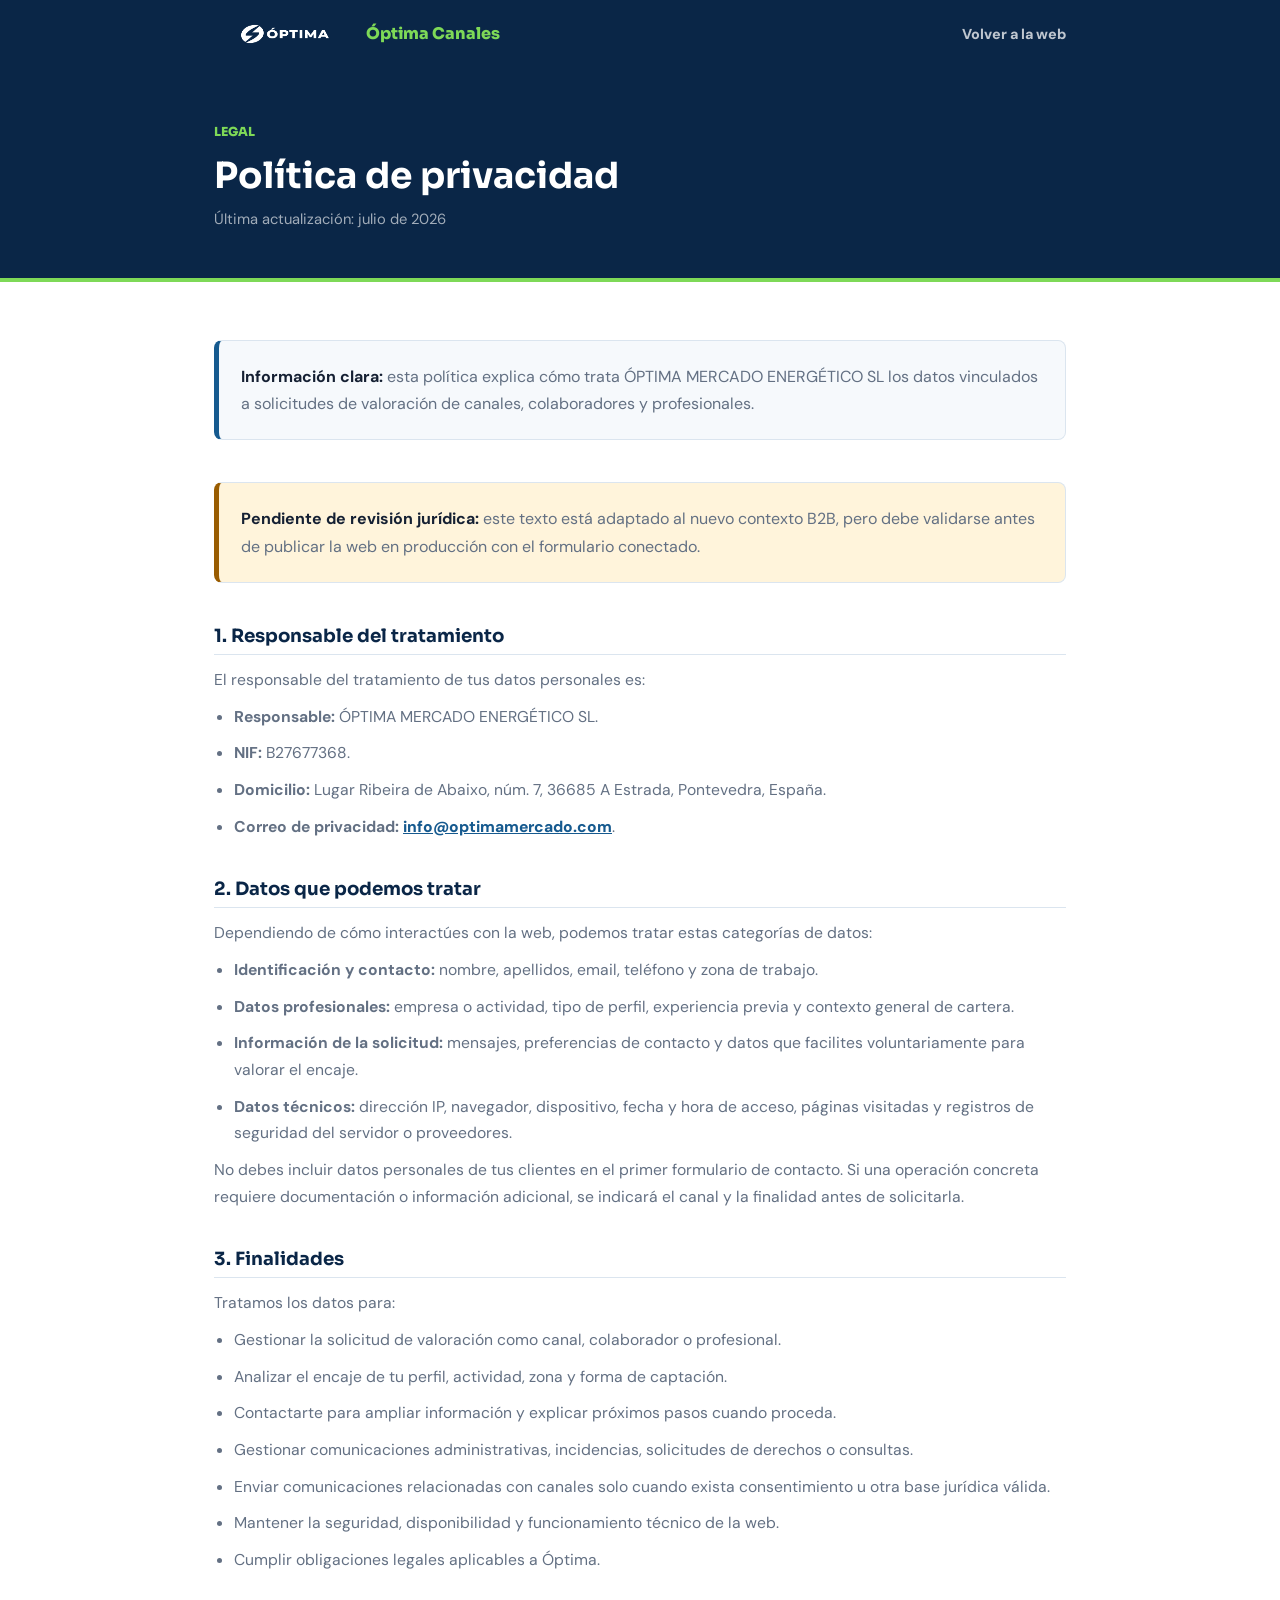
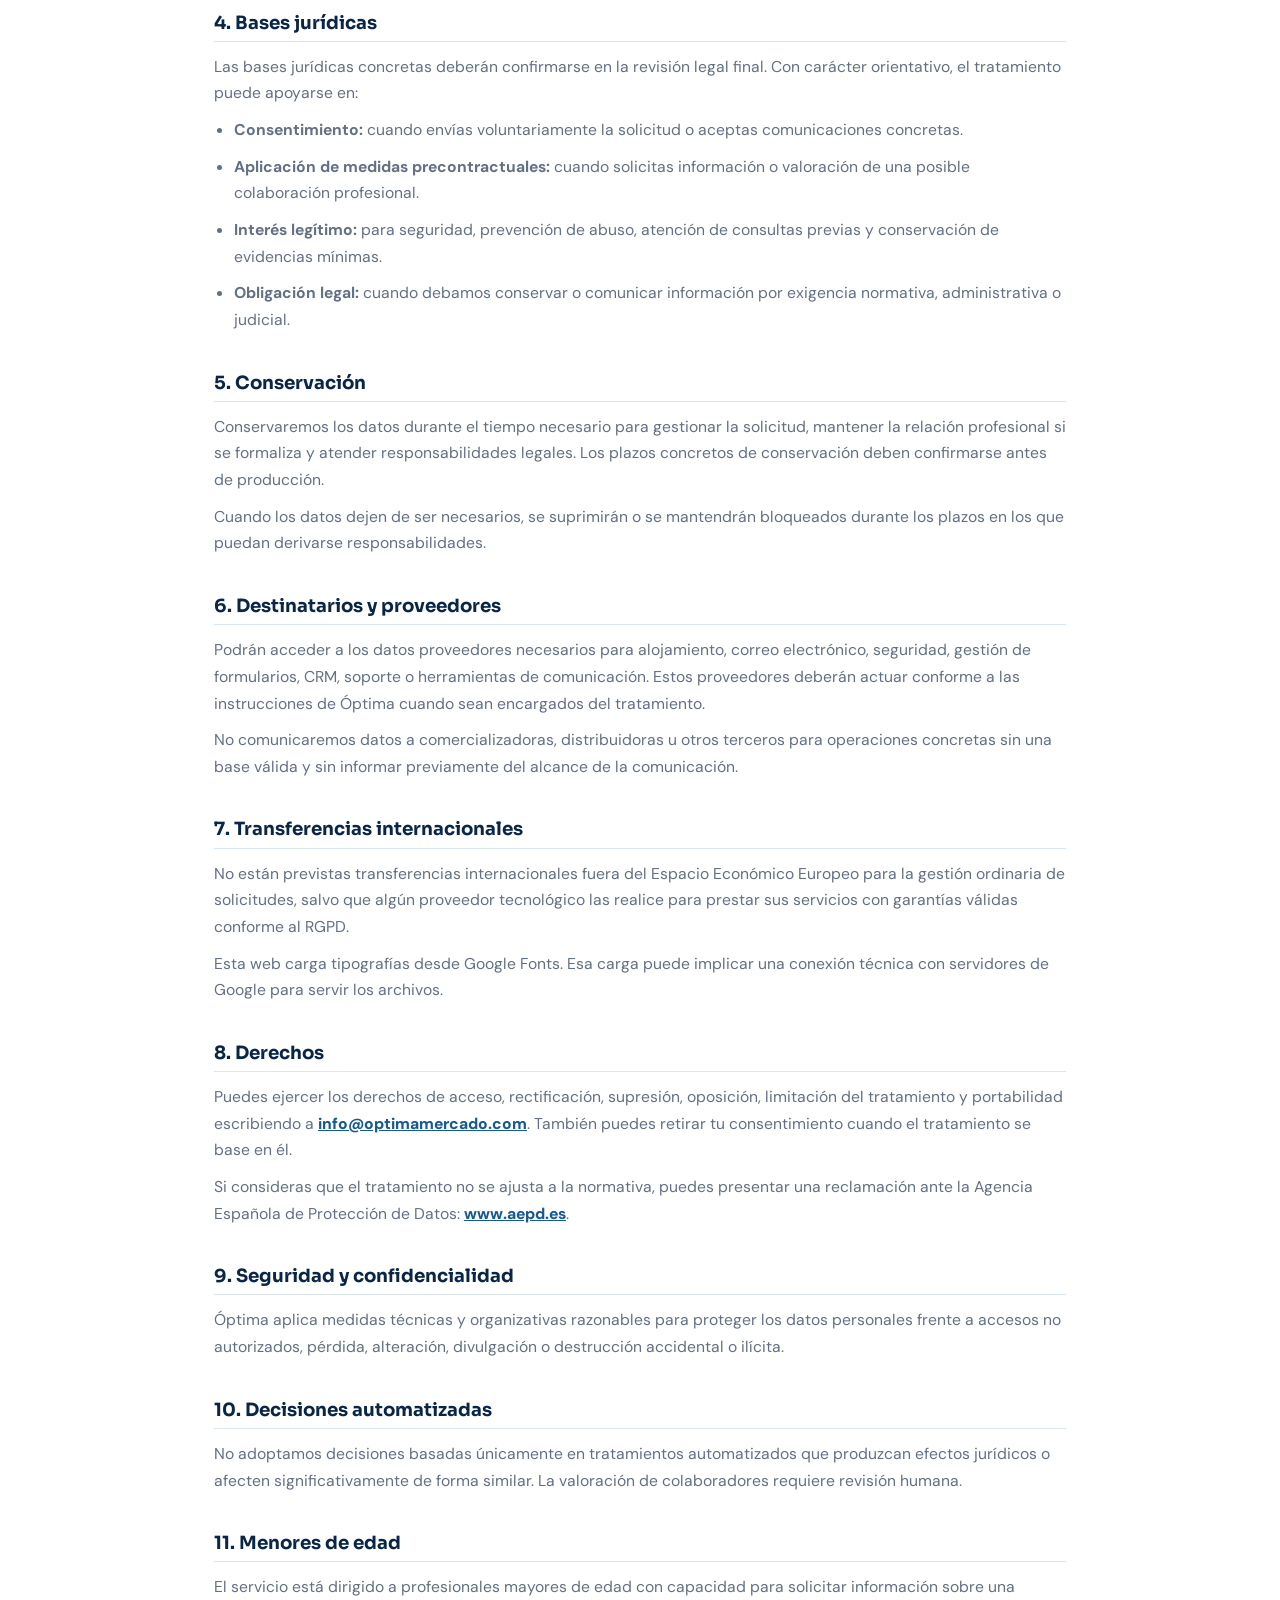
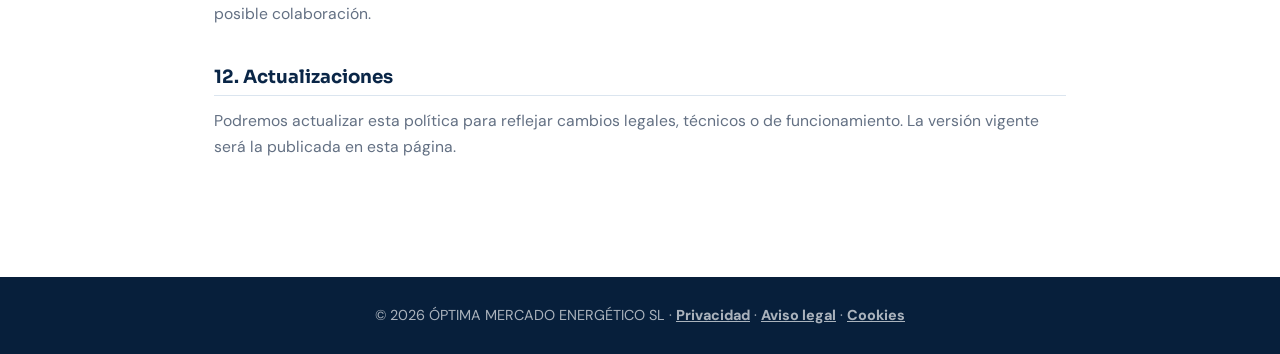
<file: privacidad.html>
<!DOCTYPE html>
<html lang="es">
<head>
  <meta charset="UTF-8" />
  <meta name="viewport" content="width=device-width, initial-scale=1.0" />
  <title>Política de privacidad | Óptima Canales</title>
  <meta name="description" content="Política de privacidad aplicable a la solicitud de valoración de canales, colaboradores y profesionales de Óptima." />
  <link rel="canonical" href="https://optimacanales.com/privacidad.html" />
  <link rel="icon" type="image/png" href="public/favicon.png" />
  <link rel="preconnect" href="https://fonts.googleapis.com" />
  <link rel="preconnect" href="https://fonts.gstatic.com" crossorigin />
  <link href="https://fonts.googleapis.com/css2?family=Sora:wght@400;600;700;800&family=DM+Sans:wght@400;500;600&display=swap" rel="stylesheet" />
  <link rel="stylesheet" href="legal.css" />
  <script src="site-config.js"></script>
</head>
<body>
  <!-- TODO LEGAL: revisar este texto con asesoría jurídica antes de producción, especialmente base jurídica, plazos de conservación y consentimiento comercial. -->
  <nav class="navbar" aria-label="Navegación legal">
    <div class="navbar__inner">
      <a href="index.html" class="navbar__logo">
        <img src="public/optima-logo-white.png" alt="Óptima" />
        <span data-brand>Óptima Canales</span>
      </a>
      <a href="index.html" class="navbar__back">Volver a la web</a>
    </div>
  </nav>

  <header class="hero-legal">
    <div class="hero-legal__inner">
      <span class="hero-legal__tag">Legal</span>
      <h1>Política de privacidad</h1>
      <p class="hero-legal__meta">Última actualización: julio de 2026</p>
    </div>
  </header>

  <main class="content">
    <div class="notice">
      <p><strong>Información clara:</strong> esta política explica cómo trata <span data-legal-name>ÓPTIMA MERCADO ENERGÉTICO SL</span> los datos vinculados a solicitudes de valoración de canales, colaboradores y profesionales.</p>
    </div>

    <div class="notice notice--legal">
      <p><strong>Pendiente de revisión jurídica:</strong> este texto está adaptado al nuevo contexto B2B, pero debe validarse antes de publicar la web en producción con el formulario conectado.</p>
    </div>

    <section class="section">
      <h2>1. Responsable del tratamiento</h2>
      <p>El responsable del tratamiento de tus datos personales es:</p>
      <ul>
        <li><strong>Responsable:</strong> <span data-legal-name>ÓPTIMA MERCADO ENERGÉTICO SL</span>.</li>
        <li><strong>NIF:</strong> B27677368.</li>
        <li><strong>Domicilio:</strong> Lugar Ribeira de Abaixo, núm. 7, 36685 A Estrada, Pontevedra, España.</li>
        <li><strong>Correo de privacidad:</strong> <a href="mailto:info@optimamercado.com" data-email-link>email</a>.</li>
      </ul>
    </section>

    <section class="section">
      <h2>2. Datos que podemos tratar</h2>
      <p>Dependiendo de cómo interactúes con la web, podemos tratar estas categorías de datos:</p>
      <ul>
        <li><strong>Identificación y contacto:</strong> nombre, apellidos, email, teléfono y zona de trabajo.</li>
        <li><strong>Datos profesionales:</strong> empresa o actividad, tipo de perfil, experiencia previa y contexto general de cartera.</li>
        <li><strong>Información de la solicitud:</strong> mensajes, preferencias de contacto y datos que facilites voluntariamente para valorar el encaje.</li>
        <li><strong>Datos técnicos:</strong> dirección IP, navegador, dispositivo, fecha y hora de acceso, páginas visitadas y registros de seguridad del servidor o proveedores.</li>
      </ul>
      <p>No debes incluir datos personales de tus clientes en el primer formulario de contacto. Si una operación concreta requiere documentación o información adicional, se indicará el canal y la finalidad antes de solicitarla.</p>
    </section>

    <section class="section">
      <h2>3. Finalidades</h2>
      <p>Tratamos los datos para:</p>
      <ul>
        <li>Gestionar la solicitud de valoración como canal, colaborador o profesional.</li>
        <li>Analizar el encaje de tu perfil, actividad, zona y forma de captación.</li>
        <li>Contactarte para ampliar información y explicar próximos pasos cuando proceda.</li>
        <li>Gestionar comunicaciones administrativas, incidencias, solicitudes de derechos o consultas.</li>
        <li>Enviar comunicaciones relacionadas con canales solo cuando exista consentimiento u otra base jurídica válida.</li>
        <li>Mantener la seguridad, disponibilidad y funcionamiento técnico de la web.</li>
        <li>Cumplir obligaciones legales aplicables a Óptima.</li>
      </ul>
    </section>

    <section class="section">
      <h2>4. Bases jurídicas</h2>
      <p>Las bases jurídicas concretas deberán confirmarse en la revisión legal final. Con carácter orientativo, el tratamiento puede apoyarse en:</p>
      <ul>
        <li><strong>Consentimiento:</strong> cuando envías voluntariamente la solicitud o aceptas comunicaciones concretas.</li>
        <li><strong>Aplicación de medidas precontractuales:</strong> cuando solicitas información o valoración de una posible colaboración profesional.</li>
        <li><strong>Interés legítimo:</strong> para seguridad, prevención de abuso, atención de consultas previas y conservación de evidencias mínimas.</li>
        <li><strong>Obligación legal:</strong> cuando debamos conservar o comunicar información por exigencia normativa, administrativa o judicial.</li>
      </ul>
    </section>

    <section class="section">
      <h2>5. Conservación</h2>
      <p>Conservaremos los datos durante el tiempo necesario para gestionar la solicitud, mantener la relación profesional si se formaliza y atender responsabilidades legales. Los plazos concretos de conservación deben confirmarse antes de producción.</p>
      <p>Cuando los datos dejen de ser necesarios, se suprimirán o se mantendrán bloqueados durante los plazos en los que puedan derivarse responsabilidades.</p>
    </section>

    <section class="section">
      <h2>6. Destinatarios y proveedores</h2>
      <p>Podrán acceder a los datos proveedores necesarios para alojamiento, correo electrónico, seguridad, gestión de formularios, CRM, soporte o herramientas de comunicación. Estos proveedores deberán actuar conforme a las instrucciones de Óptima cuando sean encargados del tratamiento.</p>
      <p>No comunicaremos datos a comercializadoras, distribuidoras u otros terceros para operaciones concretas sin una base válida y sin informar previamente del alcance de la comunicación.</p>
    </section>

    <section class="section">
      <h2>7. Transferencias internacionales</h2>
      <p>No están previstas transferencias internacionales fuera del Espacio Económico Europeo para la gestión ordinaria de solicitudes, salvo que algún proveedor tecnológico las realice para prestar sus servicios con garantías válidas conforme al RGPD.</p>
      <p>Esta web carga tipografías desde Google Fonts. Esa carga puede implicar una conexión técnica con servidores de Google para servir los archivos.</p>
    </section>

    <section class="section">
      <h2>8. Derechos</h2>
      <p>Puedes ejercer los derechos de acceso, rectificación, supresión, oposición, limitación del tratamiento y portabilidad escribiendo a <a href="mailto:info@optimamercado.com" data-email-link>email</a>. También puedes retirar tu consentimiento cuando el tratamiento se base en él.</p>
      <p>Si consideras que el tratamiento no se ajusta a la normativa, puedes presentar una reclamación ante la Agencia Española de Protección de Datos: <a href="https://www.aepd.es" target="_blank" rel="noopener">www.aepd.es</a>.</p>
    </section>

    <section class="section">
      <h2>9. Seguridad y confidencialidad</h2>
      <p>Óptima aplica medidas técnicas y organizativas razonables para proteger los datos personales frente a accesos no autorizados, pérdida, alteración, divulgación o destrucción accidental o ilícita.</p>
    </section>

    <section class="section">
      <h2>10. Decisiones automatizadas</h2>
      <p>No adoptamos decisiones basadas únicamente en tratamientos automatizados que produzcan efectos jurídicos o afecten significativamente de forma similar. La valoración de colaboradores requiere revisión humana.</p>
    </section>

    <section class="section">
      <h2>11. Menores de edad</h2>
      <p>El servicio está dirigido a profesionales mayores de edad con capacidad para solicitar información sobre una posible colaboración.</p>
    </section>

    <section class="section">
      <h2>12. Actualizaciones</h2>
      <p>Podremos actualizar esta política para reflejar cambios legales, técnicos o de funcionamiento. La versión vigente será la publicada en esta página.</p>
    </section>
  </main>

  <footer class="footer-legal">
    <p>© 2026 <span data-legal-name>ÓPTIMA MERCADO ENERGÉTICO SL</span> · <a href="privacidad.html">Privacidad</a> · <a href="aviso-legal.html">Aviso legal</a> · <a href="cookies.html">Cookies</a></p>
  </footer>

  <script src="site-legal.js"></script>
</body>
</html>
</file>
<file: legal.css>
:root {
  --azul: #0a2647;
  --azul-profundo: #071f3b;
  --acento: #165a8f;
  --verde: #7ed957;
  --blanco: #ffffff;
  --gris-claro: #f6f9fc;
  --gris-medio: #dbe5ef;
  --gris-texto: #637083;
  --texto: #152033;
  --aviso: #fff4db;
  --radio: 8px;
}

* {
  box-sizing: border-box;
  margin: 0;
  padding: 0;
}

body {
  color: var(--texto);
  background: var(--blanco);
  font-family: "DM Sans", Arial, sans-serif;
  line-height: 1.7;
  -webkit-font-smoothing: antialiased;
}

h1,
h2,
h3 {
  color: var(--azul);
  font-family: "Sora", Arial, sans-serif;
  line-height: 1.16;
  letter-spacing: 0;
}

a {
  color: var(--acento);
  font-weight: 800;
}

:focus-visible {
  outline: 3px solid rgba(126, 217, 87, 0.88);
  outline-offset: 3px;
}

.navbar {
  position: sticky;
  top: 0;
  z-index: 20;
  background: var(--azul);
}

.navbar__inner {
  display: flex;
  align-items: center;
  justify-content: space-between;
  max-width: 900px;
  margin: 0 auto;
  padding: 16px 24px;
  gap: 18px;
}

.navbar__logo,
.navbar__back {
  color: var(--blanco);
  text-decoration: none;
}

.navbar__logo {
  display: inline-flex;
  align-items: center;
  gap: 10px;
  font-family: "Sora", Arial, sans-serif;
  font-weight: 800;
}

.navbar__logo img {
  width: 142px;
  height: auto;
  max-height: 36px;
  object-fit: contain;
}

.navbar__logo span {
  color: var(--verde);
}

.navbar__back {
  color: rgba(255, 255, 255, 0.74);
  font-size: 0.9rem;
}

.navbar__back:hover {
  color: var(--verde);
}

.hero-legal {
  border-bottom: 4px solid var(--verde);
  background: var(--azul);
  padding: 54px 0 46px;
}

.hero-legal__inner,
.content {
  max-width: 900px;
  margin: 0 auto;
  padding: 0 24px;
}

.hero-legal__tag {
  display: block;
  margin-bottom: 12px;
  color: var(--verde);
  font-family: "Sora", Arial, sans-serif;
  font-size: 0.78rem;
  font-weight: 800;
  text-transform: uppercase;
  letter-spacing: 0;
}

.hero-legal h1 {
  color: var(--blanco);
  font-size: 2.25rem;
  margin-bottom: 10px;
}

.hero-legal__meta {
  color: rgba(255, 255, 255, 0.62);
  font-size: 0.92rem;
}

.content {
  padding-top: 58px;
  padding-bottom: 78px;
}

.notice {
  border: 1px solid var(--gris-medio);
  border-left: 5px solid var(--acento);
  border-radius: var(--radio);
  background: var(--gris-claro);
  padding: 22px;
  margin-bottom: 42px;
}

.notice--legal {
  border-left-color: #995c00;
  background: var(--aviso);
}

.notice p {
  color: var(--gris-texto);
}

.notice strong {
  color: var(--texto);
}

.section {
  margin-bottom: 38px;
}

.section h2 {
  border-bottom: 1px solid var(--gris-medio);
  font-size: 1.14rem;
  padding-bottom: 8px;
  margin-bottom: 12px;
}

.section p,
.section li,
.cookie-table td {
  color: var(--gris-texto);
  font-size: 0.98rem;
  margin-bottom: 10px;
}

.section ul {
  padding-left: 20px;
}

.link-grid {
  display: grid;
  grid-template-columns: repeat(2, minmax(0, 1fr));
  gap: 14px;
  margin-top: 18px;
}

.link-card {
  display: block;
  border: 1px solid var(--gris-medio);
  border-radius: var(--radio);
  color: var(--texto);
  padding: 18px;
  text-decoration: none;
}

.link-card:hover {
  border-color: var(--acento);
  box-shadow: 0 8px 24px rgba(10, 38, 71, 0.1);
}

.link-card strong,
.link-card span {
  display: block;
}

.link-card span {
  color: var(--gris-texto);
  font-size: 0.92rem;
  font-weight: 500;
}

.cta-link {
  display: inline-block;
  border-radius: 999px;
  background: var(--verde);
  color: var(--azul-profundo);
  margin-top: 8px;
  padding: 12px 18px;
  text-decoration: none;
}

.cookie-table {
  width: 100%;
  border-collapse: collapse;
  margin: 16px 0 4px;
  overflow: hidden;
  border: 1px solid var(--gris-medio);
  border-radius: var(--radio);
}

.cookie-table th {
  background: var(--azul);
  color: var(--blanco);
  font-family: "Sora", Arial, sans-serif;
  font-size: 0.86rem;
  padding: 12px;
  text-align: left;
}

.cookie-table td {
  border-top: 1px solid var(--gris-medio);
  padding: 12px;
  vertical-align: top;
}

.footer-legal {
  background: var(--azul-profundo);
  padding: 26px 24px;
  text-align: center;
}

.footer-legal p,
.footer-legal a {
  color: rgba(255, 255, 255, 0.66);
  font-size: 0.9rem;
}

.footer-legal a:hover {
  color: var(--verde);
}

@media (max-width: 620px) {
  .navbar__inner {
    align-items: flex-start;
    flex-direction: column;
  }

  .hero-legal h1 {
    font-size: 1.86rem;
  }

  .cookie-table,
  .cookie-table thead,
  .cookie-table tbody,
  .cookie-table tr,
  .cookie-table th,
  .cookie-table td {
    display: block;
  }

  .cookie-table th {
    display: none;
  }

  .cookie-table td {
    border-top: 0;
    border-bottom: 1px solid var(--gris-medio);
  }

  .cookie-table td::before {
    content: attr(data-label);
    display: block;
    color: var(--azul);
    font-family: "Sora", Arial, sans-serif;
    font-size: 0.82rem;
    font-weight: 800;
    margin-bottom: 4px;
  }

  .link-grid {
    grid-template-columns: 1fr;
  }
}
</file>
